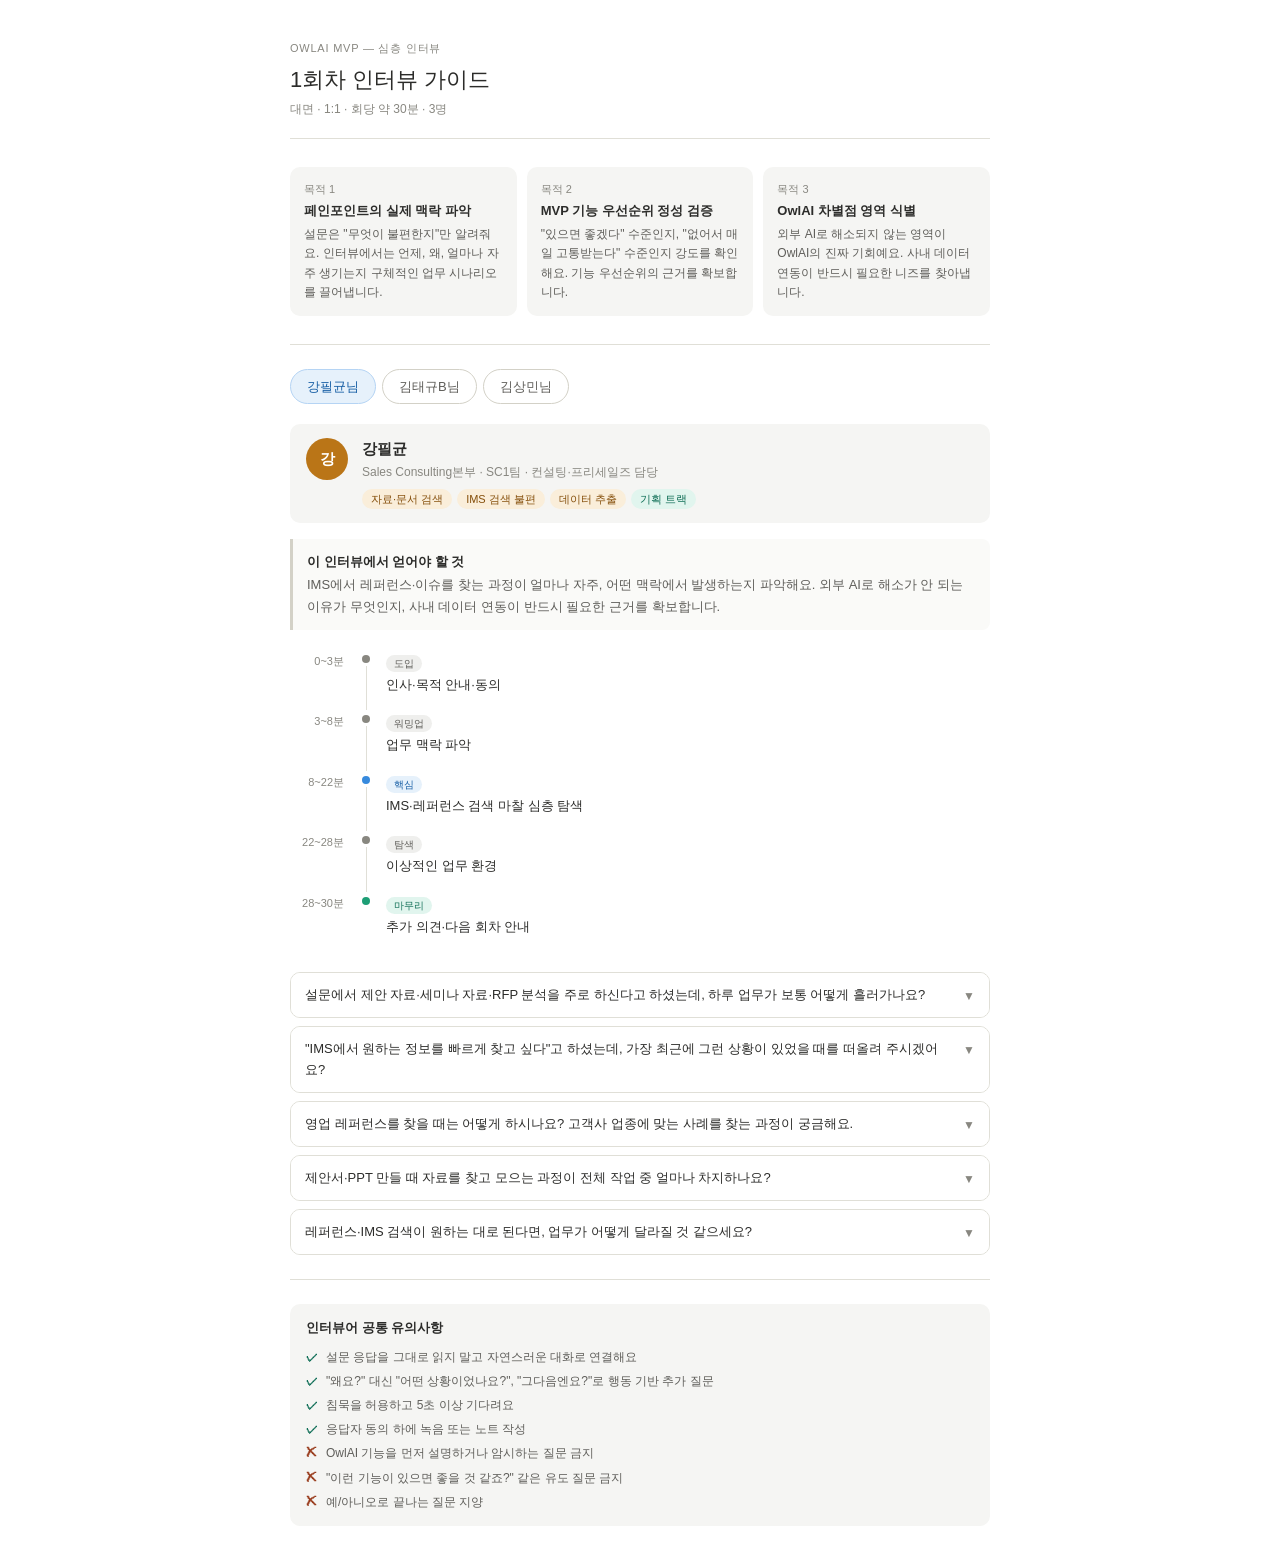
<file: owlai_interview_guide.html>
<!DOCTYPE html>
<html lang="ko">
<head>
<meta charset="UTF-8">
<meta name="viewport" content="width=device-width, initial-scale=1.0">
<title>OwlAI 심층 인터뷰 가이드</title>
<style>
* { box-sizing: border-box; margin: 0; padding: 0; }
body { font-family: -apple-system, BlinkMacSystemFont, "Segoe UI", "Helvetica Neue", Arial, sans-serif; background: #ffffff; color: #2c2c2a; padding: 40px 24px; line-height: 1.5; }
.wrap { max-width: 700px; margin: 0 auto; }

/* Header */
.doc-eyebrow { font-size: 11px; font-weight: 500; letter-spacing: .07em; text-transform: uppercase; color: #888780; margin-bottom: 6px; }
.doc-title { font-size: 22px; font-weight: 500; color: #2c2c2a; margin-bottom: 4px; }
.doc-meta { font-size: 12px; color: #888780; margin-bottom: 28px; padding-bottom: 20px; border-bottom: 1px solid #e0dfd7; }

/* Purpose */
.purpose-grid { display: grid; grid-template-columns: repeat(3, 1fr); gap: 10px; margin-bottom: 28px; }
.purpose-card { background: #f5f5f3; border-radius: 10px; padding: 14px; }
.purpose-num { font-size: 11px; color: #888780; margin-bottom: 5px; }
.purpose-title { font-size: 13px; font-weight: 600; color: #2c2c2a; margin-bottom: 5px; line-height: 1.4; }
.purpose-desc { font-size: 12px; color: #5f5e5a; line-height: 1.6; }

.divider { height: 1px; background: #e0dfd7; margin: 24px 0; }

/* Tabs */
.person-tabs { display: flex; gap: 6px; margin-bottom: 20px; }
.tab { padding: 7px 16px; border-radius: 99px; font-size: 13px; cursor: pointer; border: 1px solid #d3d1c7; color: #5f5e5a; background: #ffffff; transition: all .15s; user-select: none; }
.tab:hover { background: #f5f5f3; }
.tab.active { background: #e6f1fb; color: #185fa5; border-color: #b5d4f4; font-weight: 500; }

.person-panel { display: none; }
.person-panel.show { display: block; }

/* Person Header */
.person-header { display: flex; gap: 14px; align-items: flex-start; margin-bottom: 16px; padding: 14px 16px; background: #f5f5f3; border-radius: 10px; }
.avatar { width: 42px; height: 42px; border-radius: 50%; display: flex; align-items: center; justify-content: center; font-size: 15px; font-weight: 600; flex-shrink: 0; color: #ffffff; }
.av-amber { background: #ba7517; }
.av-blue { background: #378add; }
.av-gray { background: #5f5e5a; }
.person-name { font-size: 15px; font-weight: 600; color: #2c2c2a; margin-bottom: 2px; }
.person-role { font-size: 12px; color: #888780; margin-bottom: 8px; }
.tags { display: flex; flex-wrap: wrap; gap: 5px; }
.tag { font-size: 11px; padding: 2px 9px; border-radius: 99px; }
.t-amber { background: #faeeda; color: #854f0b; }
.t-blue { background: #e6f1fb; color: #185fa5; }
.t-gray { background: #efefed; color: #5f5e5a; }
.t-green { background: #e1f5ee; color: #0f6e56; }

/* Goal Box */
.person-goal { font-size: 13px; color: #5f5e5a; line-height: 1.7; padding: 12px 14px; border-left: 3px solid #d3d1c7; background: #fafaf8; margin-bottom: 20px; border-radius: 0 8px 8px 0; }
.person-goal strong { color: #2c2c2a; font-weight: 600; }

/* Timeline */
.timeline { margin-bottom: 20px; }
.tl-row { display: flex; gap: 0; }
.tl-left { width: 68px; flex-shrink: 0; text-align: right; padding-right: 14px; padding-top: 3px; }
.tl-time { font-size: 11px; font-weight: 500; color: #888780; }
.tl-dot-wrap { width: 16px; flex-shrink: 0; display: flex; flex-direction: column; align-items: center; }
.tl-dot { width: 8px; height: 8px; border-radius: 50%; flex-shrink: 0; margin-top: 5px; }
.tl-line { width: 1px; flex: 1; background: #e0dfd7; margin-top: 3px; }
.tl-row:last-child .tl-line { display: none; }
.tl-right { flex: 1; padding-left: 12px; padding-bottom: 16px; }
.tl-badge { display: inline-flex; font-size: 10px; padding: 1px 8px; border-radius: 99px; margin-bottom: 3px; font-weight: 500; }
.b-intro { background: #efefed; color: #5f5e5a; }
.b-core { background: #e6f1fb; color: #185fa5; }
.b-wrap { background: #e1f5ee; color: #0f6e56; }
.tl-title { font-size: 13px; font-weight: 500; color: #2c2c2a; }

/* Q blocks */
.q-block { margin-bottom: 8px; border: 1px solid #e0dfd7; border-radius: 10px; overflow: hidden; }
.q-head { padding: 12px 14px; background: #ffffff; cursor: pointer; display: flex; justify-content: space-between; align-items: flex-start; user-select: none; }
.q-head:hover { background: #fafaf8; }
.q-main { font-size: 13px; font-weight: 500; color: #2c2c2a; line-height: 1.55; flex: 1; padding-right: 10px; }
.q-arrow { font-size: 12px; color: #888780; flex-shrink: 0; margin-top: 2px; transition: transform .2s; }
.q-arrow.open { transform: rotate(180deg); }
.q-body { display: none; padding: 12px 14px 14px; background: #f5f5f3; border-top: 1px solid #e0dfd7; }
.q-body.show { display: block; }
.probe { font-size: 12px; color: #5f5e5a; line-height: 1.75; padding-left: 12px; border-left: 2px solid #d3d1c7; }
.probe p { margin-bottom: 2px; }
.probe p:last-child { margin-bottom: 0; }
.q-note { font-size: 11px; color: #888780; margin-top: 8px; padding: 6px 10px; background: #fffbf0; border-radius: 6px; line-height: 1.5; }
.q-note.warn { background: #fff5f3; color: #993c1d; }

/* Tips */
.tip-box { background: #f5f5f3; border-radius: 10px; padding: 14px 16px; margin-top: 20px; }
.tip-title { font-size: 13px; font-weight: 600; color: #2c2c2a; margin-bottom: 10px; }
.tip-item { font-size: 12px; color: #5f5e5a; display: flex; gap: 8px; line-height: 1.6; margin-bottom: 5px; }
.tip-item:last-child { margin-bottom: 0; }
.tip-ok { color: #0f6e56; font-weight: 600; }
.tip-no { color: #993c1d; font-weight: 600; }

/* Copy btn */
.copy-btn { display: inline-flex; align-items: center; gap: 6px; font-size: 13px; padding: 9px 18px; border-radius: 8px; border: 1px solid #d3d1c7; background: #ffffff; color: #5f5e5a; cursor: pointer; transition: background .12s; margin-top: 20px; }
.copy-btn:hover { background: #f5f5f3; color: #2c2c2a; }
</style>
</head>
<body>
<div class="wrap">

<div class="doc-eyebrow">OwlAI MVP — 심층 인터뷰</div>
<div class="doc-title">1회차 인터뷰 가이드</div>
<div class="doc-meta">대면 · 1:1 · 회당 약 30분 · 3명</div>

<div class="purpose-grid">
  <div class="purpose-card">
    <div class="purpose-num">목적 1</div>
    <div class="purpose-title">페인포인트의 실제 맥락 파악</div>
    <div class="purpose-desc">설문은 "무엇이 불편한지"만 알려줘요. 인터뷰에서는 언제, 왜, 얼마나 자주 생기는지 구체적인 업무 시나리오를 끌어냅니다.</div>
  </div>
  <div class="purpose-card">
    <div class="purpose-num">목적 2</div>
    <div class="purpose-title">MVP 기능 우선순위 정성 검증</div>
    <div class="purpose-desc">"있으면 좋겠다" 수준인지, "없어서 매일 고통받는다" 수준인지 강도를 확인해요. 기능 우선순위의 근거를 확보합니다.</div>
  </div>
  <div class="purpose-card">
    <div class="purpose-num">목적 3</div>
    <div class="purpose-title">OwlAI 차별점 영역 식별</div>
    <div class="purpose-desc">외부 AI로 해소되지 않는 영역이 OwlAI의 진짜 기회예요. 사내 데이터 연동이 반드시 필요한 니즈를 찾아냅니다.</div>
  </div>
</div>

<div class="divider"></div>

<div class="person-tabs">
  <div class="tab active" onclick="showPanel('kang',this)">강필균님</div>
  <div class="tab" onclick="showPanel('kim',this)">김태규B님</div>
  <div class="tab" onclick="showPanel('sang',this)">김상민님</div>
</div>

<!-- 강필균 -->
<div class="person-panel show" id="panel-kang">
  <div class="person-header">
    <div class="avatar av-amber">강</div>
    <div>
      <div class="person-name">강필균</div>
      <div class="person-role">Sales Consulting본부 · SC1팀 · 컨설팅·프리세일즈 담당</div>
      <div class="tags">
        <span class="tag t-amber">자료·문서 검색</span>
        <span class="tag t-amber">IMS 검색 불편</span>
        <span class="tag t-amber">데이터 추출</span>
        <span class="tag t-green">기획 트랙</span>
      </div>
    </div>
  </div>
  <div class="person-goal"><strong>이 인터뷰에서 얻어야 할 것</strong><br>IMS에서 레퍼런스·이슈를 찾는 과정이 얼마나 자주, 어떤 맥락에서 발생하는지 파악해요. 외부 AI로 해소가 안 되는 이유가 무엇인지, 사내 데이터 연동이 반드시 필요한 근거를 확보합니다.</div>

  <div class="timeline">
    <div class="tl-row"><div class="tl-left"><div class="tl-time">0~3분</div></div><div class="tl-dot-wrap"><div class="tl-dot" style="background:#888780"></div><div class="tl-line"></div></div><div class="tl-right"><span class="tl-badge b-intro">도입</span><div class="tl-title">인사·목적 안내·동의</div></div></div>
    <div class="tl-row"><div class="tl-left"><div class="tl-time">3~8분</div></div><div class="tl-dot-wrap"><div class="tl-dot" style="background:#888780"></div><div class="tl-line"></div></div><div class="tl-right"><span class="tl-badge b-intro">워밍업</span><div class="tl-title">업무 맥락 파악</div></div></div>
    <div class="tl-row"><div class="tl-left"><div class="tl-time">8~22분</div></div><div class="tl-dot-wrap"><div class="tl-dot" style="background:#378add"></div><div class="tl-line"></div></div><div class="tl-right"><span class="tl-badge b-core">핵심</span><div class="tl-title">IMS·레퍼런스 검색 마찰 심층 탐색</div></div></div>
    <div class="tl-row"><div class="tl-left"><div class="tl-time">22~28분</div></div><div class="tl-dot-wrap"><div class="tl-dot" style="background:#888780"></div><div class="tl-line"></div></div><div class="tl-right"><span class="tl-badge b-intro">탐색</span><div class="tl-title">이상적인 업무 환경</div></div></div>
    <div class="tl-row"><div class="tl-left"><div class="tl-time">28~30분</div></div><div class="tl-dot-wrap"><div class="tl-dot" style="background:#1d9e75"></div><div class="tl-line"></div></div><div class="tl-right"><span class="tl-badge b-wrap">마무리</span><div class="tl-title">추가 의견·다음 회차 안내</div></div></div>
  </div>

  <div class="q-block">
    <div class="q-head" onclick="toggle(this)">
      <div class="q-main">설문에서 제안 자료·세미나 자료·RFP 분석을 주로 하신다고 하셨는데, 하루 업무가 보통 어떻게 흘러가나요?</div>
      <span class="q-arrow">▼</span>
    </div>
    <div class="q-body">
      <div class="probe"><p>고객사 요청이 들어오면 어떤 순서로 일이 시작되나요?</p><p>하루 중 가장 많은 시간을 쓰는 단계는 어디인가요?</p></div>
    </div>
  </div>

  <div class="q-block">
    <div class="q-head" onclick="toggle(this)">
      <div class="q-main">"IMS에서 원하는 정보를 빠르게 찾고 싶다"고 하셨는데, 가장 최근에 그런 상황이 있었을 때를 떠올려 주시겠어요?</div>
      <span class="q-arrow">▼</span>
    </div>
    <div class="q-body">
      <div class="probe"><p>어떤 정보를 찾고 계셨나요?</p><p>IMS에서 어떻게 검색하셨나요? 어느 단계에서 막히셨나요?</p><p>결국 어떻게 해결하셨나요? 얼마나 걸렸나요?</p><p>그 정보를 못 찾았다면 어떤 영향이 있었나요?</p></div>
      <div class="q-note">💡 가장 기억에 남는 한 사례를 깊게 파는 것이 핵심. 얼마나 자주 이런 상황이 반복되는지도 확인.</div>
    </div>
  </div>

  <div class="q-block">
    <div class="q-head" onclick="toggle(this)">
      <div class="q-main">영업 레퍼런스를 찾을 때는 어떻게 하시나요? 고객사 업종에 맞는 사례를 찾는 과정이 궁금해요.</div>
      <span class="q-arrow">▼</span>
    </div>
    <div class="q-body">
      <div class="probe"><p>레퍼런스 찾는 데 평균 얼마나 걸리나요?</p><p>찾지 못한 경우엔 어떻게 하시나요?</p><p>ChatGPT나 다른 AI를 써보신 적 있나요? 왜 그걸로는 안 되나요?</p></div>
      <div class="q-note warn">⚠️ 외부 AI로 해소가 안 되는 이유를 반드시 확인 — 사내 데이터 연동 필요성의 근거가 됩니다.</div>
    </div>
  </div>

  <div class="q-block">
    <div class="q-head" onclick="toggle(this)">
      <div class="q-main">제안서·PPT 만들 때 자료를 찾고 모으는 과정이 전체 작업 중 얼마나 차지하나요?</div>
      <span class="q-arrow">▼</span>
    </div>
    <div class="q-body">
      <div class="probe"><p>어떤 채널에서 자료를 찾으시나요? (IMS, 드라이브, 동료 등)</p><p>같은 자료를 여러 번 찾은 적 있나요?</p></div>
    </div>
  </div>

  <div class="q-block">
    <div class="q-head" onclick="toggle(this)">
      <div class="q-main">레퍼런스·IMS 검색이 원하는 대로 된다면, 업무가 어떻게 달라질 것 같으세요?</div>
      <span class="q-arrow">▼</span>
    </div>
    <div class="q-body">
      <div class="probe"><p>아낀 시간으로 어떤 일을 더 하고 싶으세요?</p><p>사내 AI가 검색을 도와준다면 어느 수준까지 믿고 쓸 수 있을 것 같으세요?</p></div>
      <div class="q-note warn">⚠️ 솔루션을 제안하지 말고 응답자 스스로 그리게 유도하세요.</div>
    </div>
  </div>
</div>

<!-- 김태규B -->
<div class="person-panel" id="panel-kim">
  <div class="person-header">
    <div class="avatar av-blue">김</div>
    <div>
      <div class="person-name">김태규B</div>
      <div class="person-role">경영관리본부 · 총무구매팀</div>
      <div class="tags">
        <span class="tag t-blue">반복 작업</span>
        <span class="tag t-blue">월 마감 자료</span>
        <span class="tag t-blue">채널 요약 리포트</span>
        <span class="tag t-green">운영 트랙</span>
      </div>
    </div>
  </div>
  <div class="person-goal"><strong>이 인터뷰에서 얻어야 할 것</strong><br>월 마감 자료, 보고 자료 같은 반복 작업이 구체적으로 어떤 단계로 이루어지는지 파악해요. 자동화했을 때 어디까지 믿고 맡길 수 있는지 수용 범위를 확인합니다.</div>

  <div class="timeline">
    <div class="tl-row"><div class="tl-left"><div class="tl-time">0~3분</div></div><div class="tl-dot-wrap"><div class="tl-dot" style="background:#888780"></div><div class="tl-line"></div></div><div class="tl-right"><span class="tl-badge b-intro">도입</span><div class="tl-title">인사·목적 안내·동의</div></div></div>
    <div class="tl-row"><div class="tl-left"><div class="tl-time">3~8분</div></div><div class="tl-dot-wrap"><div class="tl-dot" style="background:#888780"></div><div class="tl-line"></div></div><div class="tl-right"><span class="tl-badge b-intro">워밍업</span><div class="tl-title">업무 맥락 파악</div></div></div>
    <div class="tl-row"><div class="tl-left"><div class="tl-time">8~22분</div></div><div class="tl-dot-wrap"><div class="tl-dot" style="background:#378add"></div><div class="tl-line"></div></div><div class="tl-right"><span class="tl-badge b-core">핵심</span><div class="tl-title">반복 업무·자동화 수용 범위 탐색</div></div></div>
    <div class="tl-row"><div class="tl-left"><div class="tl-time">22~28분</div></div><div class="tl-dot-wrap"><div class="tl-dot" style="background:#888780"></div><div class="tl-line"></div></div><div class="tl-right"><span class="tl-badge b-intro">탐색</span><div class="tl-title">이상적인 업무 환경</div></div></div>
    <div class="tl-row"><div class="tl-left"><div class="tl-time">28~30분</div></div><div class="tl-dot-wrap"><div class="tl-dot" style="background:#1d9e75"></div><div class="tl-line"></div></div><div class="tl-right"><span class="tl-badge b-wrap">마무리</span><div class="tl-title">추가 의견·다음 회차 안내</div></div></div>
  </div>

  <div class="q-block">
    <div class="q-head" onclick="toggle(this)">
      <div class="q-main">보고자료 제작, 월 결산, 자료 검토를 주로 하신다고 하셨는데, 월말이 되면 업무가 어떻게 달라지나요?</div>
      <span class="q-arrow">▼</span>
    </div>
    <div class="q-body">
      <div class="probe"><p>월 마감 때 가장 바빠지는 작업은 어떤 건가요?</p><p>그 작업들이 언제부터 언제까지 이어지나요?</p></div>
    </div>
  </div>

  <div class="q-block">
    <div class="q-head" onclick="toggle(this)">
      <div class="q-main">"raw data를 던져주면 기존 양식으로 월 마감 자료를 작성해주면 좋겠다"고 하셨는데, 지금은 그 과정이 어떻게 이루어지나요?</div>
      <span class="q-arrow">▼</span>
    </div>
    <div class="q-body">
      <div class="probe"><p>데이터는 어디서 받아오나요? 어떤 형태인가요?</p><p>양식에 맞게 정리하는 데 얼마나 걸리나요?</p><p>매달 거의 같은 작업을 반복하시나요? 달라지는 부분이 있나요?</p></div>
      <div class="q-note">💡 달라지는 부분이 있다면 완전 자동화가 어려울 수 있어요. 어느 단계까지 자동화 가능한지 파악하는 핵심 질문.</div>
    </div>
  </div>

  <div class="q-block">
    <div class="q-head" onclick="toggle(this)">
      <div class="q-main">이메일, 메신저, TALK, TIMS 각 채널 문의를 매일 아침 요약해주면 좋겠다고 하셨는데, 지금은 어떻게 확인하시나요?</div>
      <span class="q-arrow">▼</span>
    </div>
    <div class="q-body">
      <div class="probe"><p>하루에 어느 채널에서 문의가 가장 많이 오나요?</p><p>놓친 문의 때문에 문제가 생긴 적이 있나요?</p><p>요약 리포트가 있다면 아침에 얼마나 시간을 아낄 수 있을 것 같으세요?</p></div>
    </div>
  </div>

  <div class="q-block">
    <div class="q-head" onclick="toggle(this)">
      <div class="q-main">AI가 자료를 자동으로 정리해준다면, 결과물을 그대로 쓰실 건가요, 아니면 꼭 검토를 하실 건가요?</div>
      <span class="q-arrow">▼</span>
    </div>
    <div class="q-body">
      <div class="probe"><p>어느 정도 정확도가 나오면 믿고 쓸 수 있을 것 같으세요?</p><p>AI 결과물에서 가장 불안한 부분은 어떤 건가요?</p></div>
      <div class="q-note">💡 자동화 수용 범위 확인 — "검토 후 사용" vs "그대로 사용" 여부가 기능 설계 방향을 결정합니다.</div>
    </div>
  </div>

  <div class="q-block">
    <div class="q-head" onclick="toggle(this)">
      <div class="q-main">반복 작업이 완전히 자동화된다면, 그 시간에 어떤 일을 하고 싶으세요?</div>
      <span class="q-arrow">▼</span>
    </div>
    <div class="q-body">
      <div class="probe"><p>지금 하고 싶은데 시간이 없어서 못 하는 일이 있나요?</p></div>
    </div>
  </div>
</div>

<!-- 김상민 -->
<div class="person-panel" id="panel-sang">
  <div class="person-header">
    <div class="avatar av-gray">김</div>
    <div>
      <div class="person-name">김상민</div>
      <div class="person-role">연구본부 · DevOps팀 · 사내 서비스 프론트엔드 개발자</div>
      <div class="tags">
        <span class="tag t-gray">페인포인트 없음</span>
        <span class="tag t-gray">AI 헤비유저</span>
        <span class="tag t-green">개발 트랙</span>
      </div>
    </div>
  </div>
  <div class="person-goal"><strong>이 인터뷰에서 얻어야 할 것</strong><br>외부 AI를 이미 잘 쓰는 사람이 그럼에도 사내 AI가 필요하다고 느끼는 지점이 무엇인지 탐색해요. "페인포인트 없음"이 진짜 불편함이 없는 건지, 이미 외부 AI로 해소하고 있는 건지를 구분합니다. OwlAI의 차별점 영역을 역으로 확인하는 인터뷰예요.</div>

  <div class="timeline">
    <div class="tl-row"><div class="tl-left"><div class="tl-time">0~3분</div></div><div class="tl-dot-wrap"><div class="tl-dot" style="background:#888780"></div><div class="tl-line"></div></div><div class="tl-right"><span class="tl-badge b-intro">도입</span><div class="tl-title">인사·목적 안내·동의</div></div></div>
    <div class="tl-row"><div class="tl-left"><div class="tl-time">3~8분</div></div><div class="tl-dot-wrap"><div class="tl-dot" style="background:#888780"></div><div class="tl-line"></div></div><div class="tl-right"><span class="tl-badge b-intro">워밍업</span><div class="tl-title">AI 활용 현황 파악</div></div></div>
    <div class="tl-row"><div class="tl-left"><div class="tl-time">8~22분</div></div><div class="tl-dot-wrap"><div class="tl-dot" style="background:#378add"></div><div class="tl-line"></div></div><div class="tl-right"><span class="tl-badge b-core">핵심</span><div class="tl-title">외부 AI의 한계·사내 AI 니즈 탐색</div></div></div>
    <div class="tl-row"><div class="tl-left"><div class="tl-time">22~28분</div></div><div class="tl-dot-wrap"><div class="tl-dot" style="background:#888780"></div><div class="tl-line"></div></div><div class="tl-right"><span class="tl-badge b-intro">탐색</span><div class="tl-title">OwlAI에 대한 기대와 우려</div></div></div>
    <div class="tl-row"><div class="tl-left"><div class="tl-time">28~30분</div></div><div class="tl-dot-wrap"><div class="tl-dot" style="background:#1d9e75"></div><div class="tl-line"></div></div><div class="tl-right"><span class="tl-badge b-wrap">마무리</span><div class="tl-title">추가 의견·다음 회차 안내</div></div></div>
  </div>

  <div class="q-block">
    <div class="q-head" onclick="toggle(this)">
      <div class="q-main">프롬프트 작성, AI 코드 산출물 리뷰, 기능 기획 논의를 주로 하신다고 하셨는데, 하루에 AI를 얼마나 자주 쓰시나요?</div>
      <span class="q-arrow">▼</span>
    </div>
    <div class="q-body">
      <div class="probe"><p>주로 어떤 AI를 어떤 상황에서 쓰시나요?</p><p>AI 없이는 못 하는 업무가 생겼나요?</p></div>
    </div>
  </div>

  <div class="q-block">
    <div class="q-head" onclick="toggle(this)">
      <div class="q-main">설문에서 불편함이 없다고 하셨는데, 혹시 불편하지만 이미 AI로 해결하고 있어서 그렇게 느끼시는 건 아닐까요?</div>
      <span class="q-arrow">▼</span>
    </div>
    <div class="q-body">
      <div class="probe"><p>외부 AI로 해결하기 전에는 어떻게 처리하셨나요?</p><p>지금도 외부 AI로 해결이 안 되는 상황이 있나요?</p></div>
      <div class="q-note warn">⚠️ 이 질문이 이 인터뷰의 핵심. "없다"의 실제 의미를 파악하는 게 목적입니다.</div>
    </div>
  </div>

  <div class="q-block">
    <div class="q-head" onclick="toggle(this)">
      <div class="q-main">업무 중 사내 데이터(코드베이스, IMS, Jira, 내부 문서 등)가 필요한 상황에서 외부 AI를 쓸 때 어떻게 하시나요?</div>
      <span class="q-arrow">▼</span>
    </div>
    <div class="q-body">
      <div class="probe"><p>사내 데이터를 직접 붙여넣으시나요? 그게 번거롭진 않나요?</p><p>민감한 정보라 AI에 못 넣은 적이 있나요?</p><p>사내 데이터와 연동된 AI라면 어떻게 달라질 것 같으세요?</p></div>
      <div class="q-note warn">⚠️ 보안·맥락 한계 → OwlAI 차별점의 핵심 근거가 될 수 있습니다.</div>
    </div>
  </div>

  <div class="q-block">
    <div class="q-head" onclick="toggle(this)">
      <div class="q-main">"메신저 내용 요약"을 맡기고 싶다고 하셨는데, 그게 얼마나 자주 필요한 상황인가요?</div>
      <span class="q-arrow">▼</span>
    </div>
    <div class="q-body">
      <div class="probe"><p>어떤 채널 내용을 요약하고 싶으세요? (Slack, Jira, 메일 등)</p><p>요약이 필요한 이유가 뭔가요? 놓치는 정보가 있어서인가요?</p></div>
    </div>
  </div>

  <div class="q-block">
    <div class="q-head" onclick="toggle(this)">
      <div class="q-main">사내에 OwlAI 같은 AI 어시스턴트가 생긴다면 실제로 쓸 것 같으세요? 어떤 조건이 충족돼야 할 것 같나요?</div>
      <span class="q-arrow">▼</span>
    </div>
    <div class="q-body">
      <div class="probe"><p>외부 AI보다 못한 부분이 있어도 쓰실 건가요?</p><p>도입 초기에 가장 걱정되는 부분은 뭔가요?</p></div>
    </div>
  </div>
</div>

<div class="divider"></div>

<div class="tip-box">
  <div class="tip-title">인터뷰어 공통 유의사항</div>
  <div class="tip-item"><span class="tip-ok">✓</span><span>설문 응답을 그대로 읽지 말고 자연스러운 대화로 연결해요</span></div>
  <div class="tip-item"><span class="tip-ok">✓</span><span>"왜요?" 대신 "어떤 상황이었나요?", "그다음엔요?"로 행동 기반 추가 질문</span></div>
  <div class="tip-item"><span class="tip-ok">✓</span><span>침묵을 허용하고 5초 이상 기다려요</span></div>
  <div class="tip-item"><span class="tip-ok">✓</span><span>응답자 동의 하에 녹음 또는 노트 작성</span></div>
  <div class="tip-item"><span class="tip-no">✗</span><span>OwlAI 기능을 먼저 설명하거나 암시하는 질문 금지</span></div>
  <div class="tip-item"><span class="tip-no">✗</span><span>"이런 기능이 있으면 좋을 것 같죠?" 같은 유도 질문 금지</span></div>
  <div class="tip-item"><span class="tip-no">✗</span><span>예/아니오로 끝나는 질문 지양</span></div>
</div>

</div>

<script>
function showPanel(id, tab) {
  document.querySelectorAll('.person-panel').forEach(p => p.classList.remove('show'));
  document.querySelectorAll('.tab').forEach(t => t.classList.remove('active'));
  document.getElementById('panel-' + id).classList.add('show');
  tab.classList.add('active');
}
function toggle(head) {
  const body = head.nextElementSibling;
  const arrow = head.querySelector('.q-arrow');
  body.classList.toggle('show');
  arrow.classList.toggle('open');
}
</script>
</body>
</html>
</file>
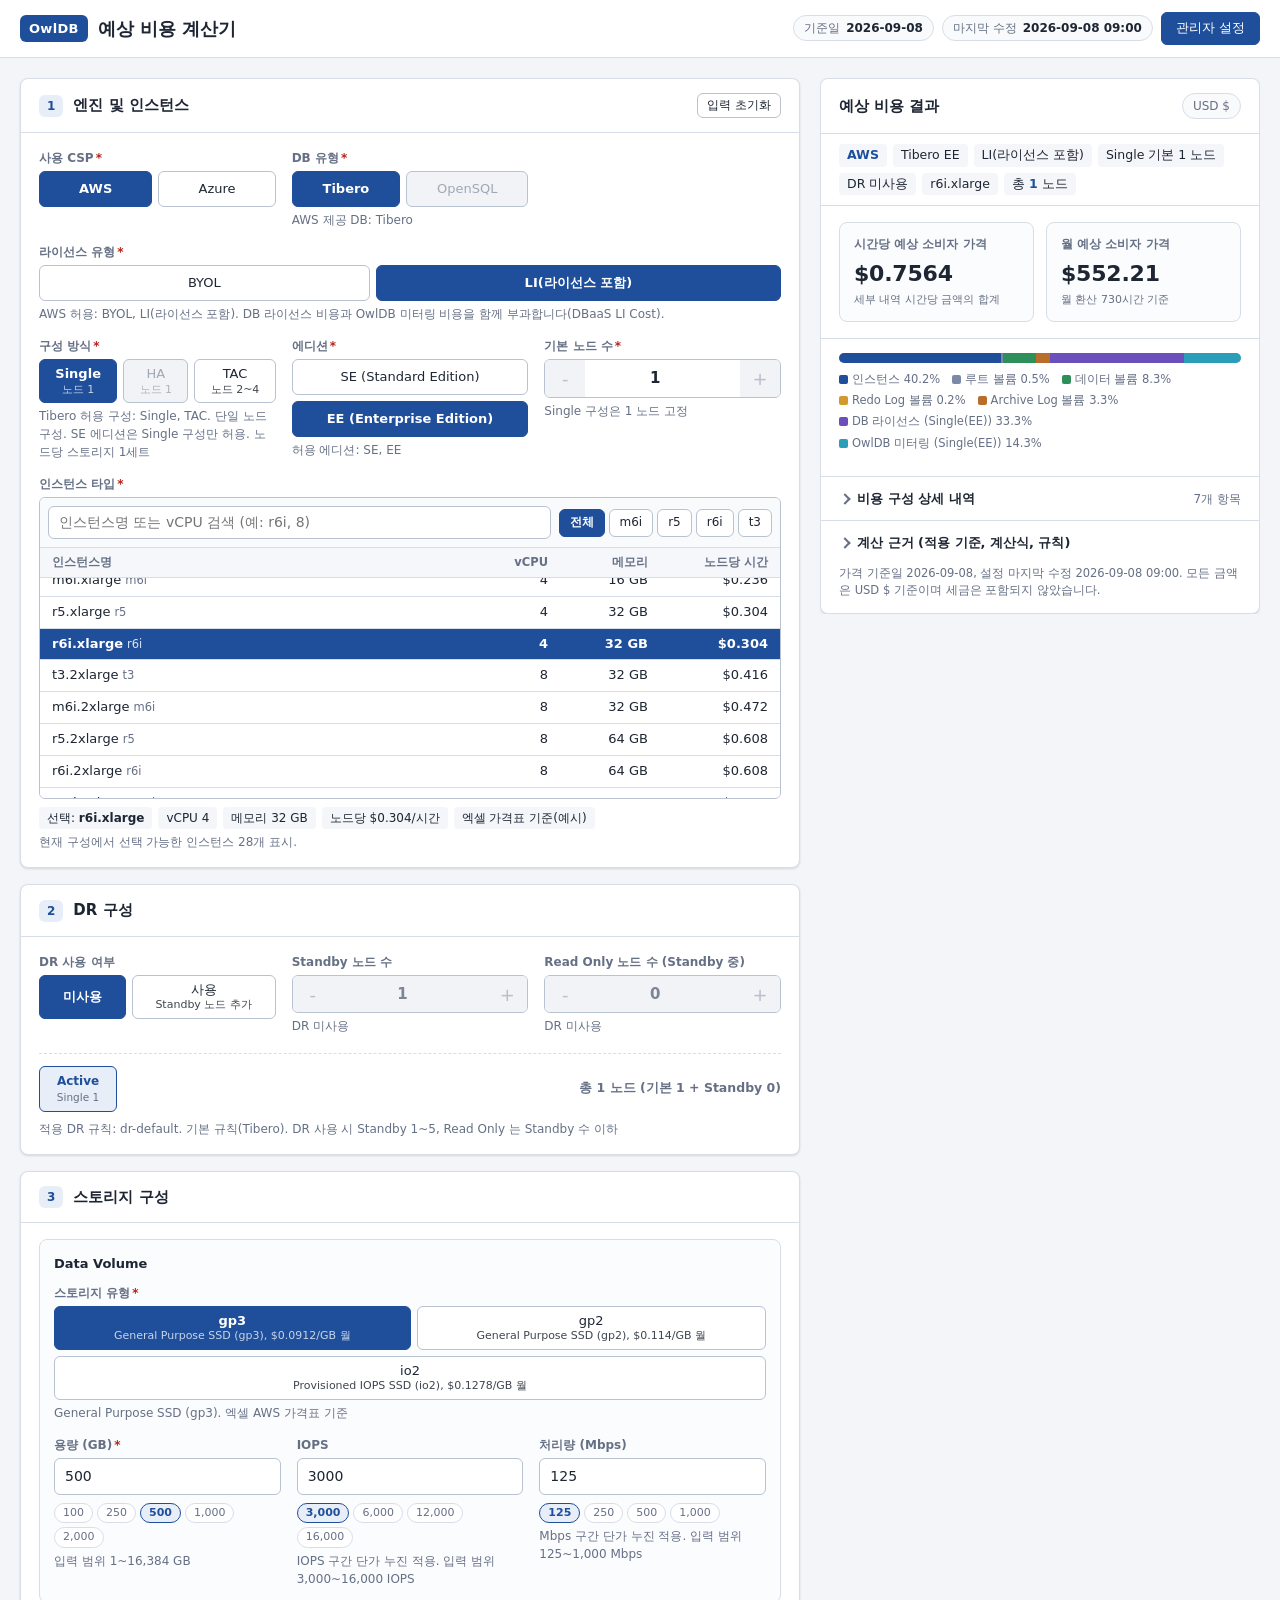
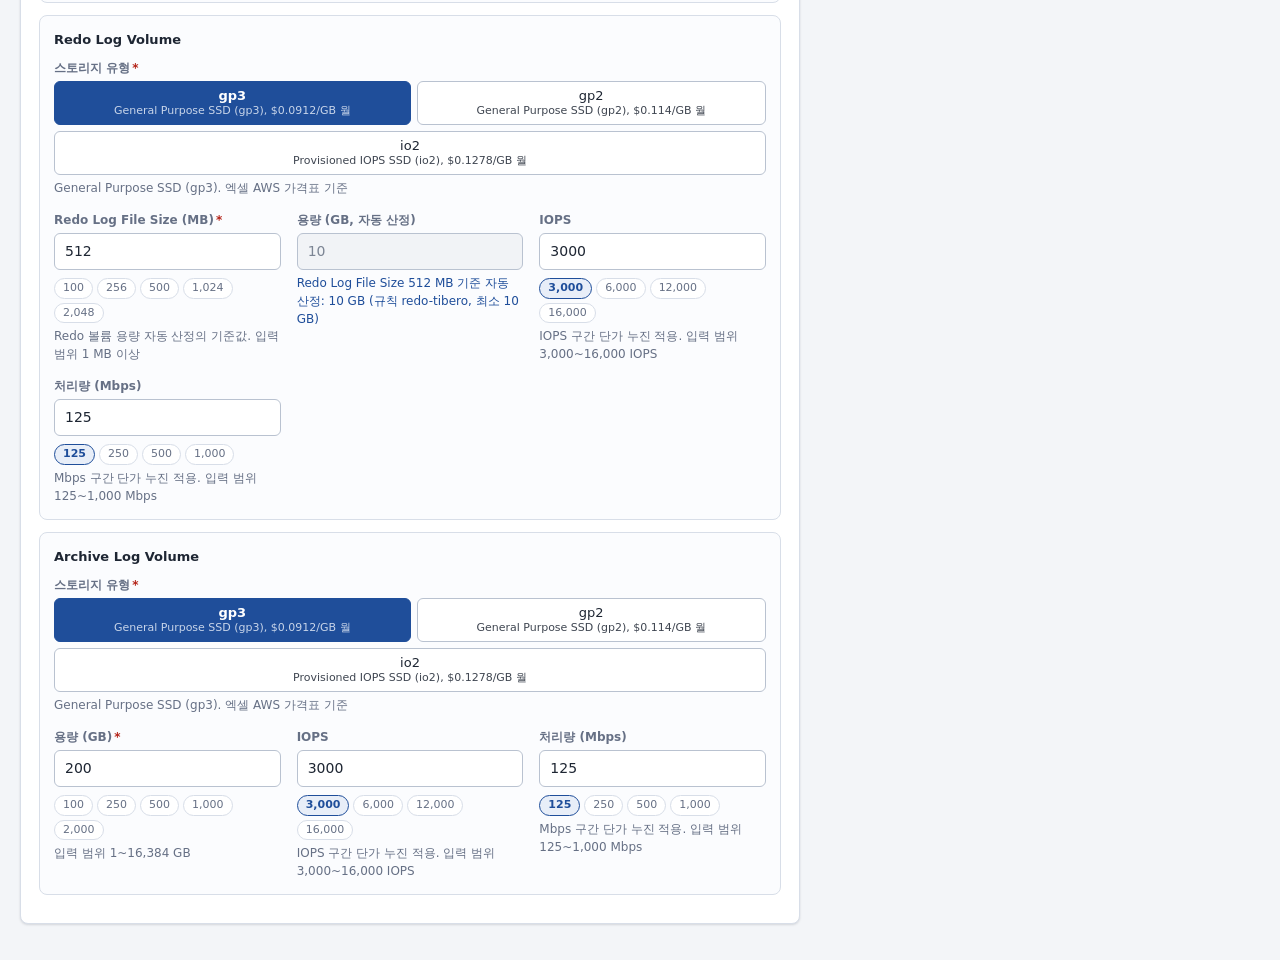
<file: owldb-cost-calculator.html>
<!DOCTYPE html>
<html lang="ko">
<head>
<meta charset="UTF-8">
<meta name="viewport" content="width=device-width, initial-scale=1">
<title>OwlDB 예상 비용 계산기</title>
<!--
  ============================================================================
  OwlDB 예상 비용 계산기 (단일 HTML, 외부 라이브러리와 CDN 의존성 없음)
  ============================================================================

  [가격 데이터 수정 방법]
  1) 화면 우측 상단 "관리자 설정" 버튼을 눌러 설정 패널을 엽니다.
  2) 왼쪽 메뉴에서 인스턴스, 스토리지 유형, IOPS 구간, Mbps 구간, 루트 볼륨, 라이선스 가격,
     구성 규칙(노드 구성 라벨 규칙, 구성 방식, DR 규칙, Redo 산정 규칙, 라이선스 유형 등), 기본 설정을 선택합니다.
     라이선스 가격은 "DB 유형 + 구성 라벨(예: Single(SE), EE + TAC, HA(EE)) + 가격 종류 + vCPU" 별 노드당 시간 단가이며,
     어떤 노드에 어떤 구성 라벨을 적용할지는 "노드 구성 라벨 규칙"에서 노드 역할(기본, 복구용 Standby, Read Only Standby)별로 정합니다.
  3) 표의 셀을 직접 수정하거나 "행 추가", "삭제" 버튼으로 항목을 관리합니다.
     변경 내용은 즉시 계산에 반영되고 브라우저 로컬 저장소(localStorage)에 자동 저장됩니다.
  4) 코드에서 직접 바꾸려면 아래 스크립트의 DEFAULT_PRICING_CONFIG 객체만 수정합니다.
     계산 로직 안에는 가격 숫자가 없으며, 모든 가격과 규칙은 이 객체(pricingConfig) 하나로 관리됩니다.
     각 가격 항목은 id, 적용 조건, 단가, 단위, startDate, endDate, memo, active 필드를 가지며
     기준일(meta.pricingDate)에 유효하고 active 가 true 인 항목만 계산에 사용됩니다.

  [JSON 가져오기와 내보내기 방법]
  - 내보내기: 관리자 설정 > "JSON 관리" > "JSON 내보내기". 파일로 저장되고 텍스트 영역에도 표시됩니다.
  - 가져오기: 관리자 설정 > "JSON 관리" 에서 파일을 선택하거나 텍스트 영역에 JSON 을 붙여 넣은 뒤
    "가져오기 실행" 을 누릅니다. 유효성 검사를 통과한 경우에만 적용되며 오류가 있으면 이유를 표시합니다.
  - "기본 설정으로 복원" 은 코드에 내장된 DEFAULT_PRICING_CONFIG 로 되돌립니다.
  ============================================================================
-->
<style>
  :root{
    --bg:#f3f5f8; --card:#ffffff; --border:#d8dee8; --border-strong:#b9c2d0;
    --text:#1e2633; --muted:#667085; --primary:#1f4e9a; --primary-dark:#173d7a; --primary-soft:#e8eef8;
    --danger:#b42318; --danger-bg:#fef3f2; --danger-border:#f2b8b5;
    --warn:#9a5b00; --warn-bg:#fff8e6; --warn-border:#f5d78e;
    --ok:#067647; --ok-bg:#ecfdf3; --ok-border:#a6e9c3;
    --radius:8px; --shadow:0 1px 2px rgba(16,24,40,.06),0 1px 3px rgba(16,24,40,.08);
  }
  *{box-sizing:border-box}
  html,body{margin:0;padding:0}
  body{font-family:"Segoe UI","Malgun Gothic","Apple SD Gothic Neo","Noto Sans KR",system-ui,sans-serif;background:var(--bg);color:var(--text);font-size:14px;line-height:1.5}
  h1,h2,h3,h4{margin:0;font-weight:600}
  button,input,select,textarea{font:inherit;color:inherit}
  [hidden]{display:none !important}
  a{color:var(--primary)}

  .topbar{background:var(--card);border-bottom:1px solid var(--border);position:sticky;top:0;z-index:20}
  .topbar-inner{max-width:1360px;margin:0 auto;padding:12px 20px;display:flex;align-items:center;gap:16px;flex-wrap:wrap}
  .brand{display:flex;align-items:center;gap:10px}
  .logo{background:var(--primary);color:#fff;font-weight:700;letter-spacing:.3px;border-radius:6px;padding:4px 9px;font-size:13px}
  .brand h1{font-size:18px}
  .topbar-meta{margin-left:auto;display:flex;align-items:center;gap:8px;flex-wrap:wrap}
  .chip{display:inline-flex;align-items:center;gap:6px;border:1px solid var(--border);background:#f8fafc;border-radius:999px;padding:3px 10px;font-size:12px;color:var(--muted);white-space:nowrap}
  .chip b{color:var(--text);font-weight:600}
  .chip.warn{background:var(--warn-bg);border-color:var(--warn-border);color:var(--warn)}
  .btn{border:1px solid var(--border-strong);background:#fff;border-radius:6px;padding:7px 14px;cursor:pointer;font-size:13px;font-weight:500;line-height:1.3;white-space:nowrap}
  .btn:hover{background:#f4f6fa}
  .btn.primary{background:var(--primary);border-color:var(--primary);color:#fff}
  .btn.primary:hover{background:var(--primary-dark)}
  .btn.danger{color:var(--danger);border-color:var(--danger-border)}
  .btn.danger:hover{background:var(--danger-bg)}
  .btn.sm{padding:4px 9px;font-size:12px}
  .btn:disabled{opacity:.5;cursor:not-allowed}

  .page{max-width:1360px;margin:0 auto;padding:20px}
  .notice{border:1px solid var(--warn-border);background:var(--warn-bg);color:var(--warn);border-radius:var(--radius);padding:10px 14px;margin-bottom:16px;font-size:13px}
  .layout{display:grid;grid-template-columns:minmax(0,1fr) 440px;gap:20px;align-items:start}
  .layout > *{min-width:0}
  @media (max-width:1080px){.layout{grid-template-columns:minmax(0,1fr)}}

  .card{background:var(--card);border:1px solid var(--border);border-radius:var(--radius);box-shadow:var(--shadow);margin-bottom:16px}
  .card-head{padding:14px 18px;border-bottom:1px solid var(--border);display:flex;align-items:center;gap:10px}
  .card-head h2{font-size:15px}
  .card-head .step{background:var(--primary-soft);color:var(--primary);font-weight:700;font-size:12px;border-radius:6px;padding:2px 8px}
  .card-body{padding:16px 18px}
  .grid{display:grid;grid-template-columns:repeat(auto-fill,minmax(200px,1fr));gap:14px 16px}
  .field{display:flex;flex-direction:column;gap:4px;min-width:0}
  .field label{font-size:12px;color:var(--muted);font-weight:600}
  .field label .req{color:var(--danger);margin-left:2px}
  .field input,.field select{width:100%;border:1px solid var(--border-strong);border-radius:6px;padding:7px 10px;background:#fff;min-height:36px}
  .field input:focus,.field select:focus{outline:2px solid rgba(31,78,154,.25);border-color:var(--primary)}
  .field input:disabled,.field select:disabled,.field input[readonly]{background:#f1f3f6;color:#7c8594;cursor:not-allowed}
  .field.invalid input,.field.invalid select{border-color:var(--danger);background:#fff8f7}
  .hint{font-size:12px;color:var(--muted);min-height:16px}
  .hint.error{color:var(--danger)}
  .hint.warn{color:var(--warn)}
  .hint.info{color:var(--primary)}
  .checkline{display:flex;align-items:center;gap:6px;font-size:12px;color:var(--muted);font-weight:500}
  .checkline input{width:auto;min-height:auto}
  /* 계산기형 입력 컴포넌트 */
  .seg{display:flex;flex-wrap:wrap;gap:6px}
  .seg button{border:1px solid var(--border-strong);background:#fff;border-radius:6px;padding:6px 12px;cursor:pointer;font-size:13px;min-height:36px;flex:1 1 auto;min-width:0;line-height:1.25}
  .seg button:hover:not(:disabled){border-color:var(--primary);background:var(--primary-soft)}
  .seg button.on{background:var(--primary);border-color:var(--primary);color:#fff;font-weight:600}
  .seg button:disabled{background:#f1f3f6;color:#a0a8b5;cursor:not-allowed}
  .seg button .sub{display:block;font-size:11px;font-weight:400;opacity:.85}
  .seg button.on .sub{color:#e6edf8}
  .stepper{display:flex;border:1px solid var(--border-strong);border-radius:6px;overflow:hidden;background:#fff}
  .stepper button{border:0;background:#f4f6fa;width:40px;cursor:pointer;font-size:18px;color:var(--primary);flex-shrink:0}
  .stepper button:hover:not(:disabled){background:var(--primary-soft)}
  .stepper button:disabled{color:#b8bfcc;cursor:not-allowed;background:#f1f3f6}
  .field .stepper input{border:0;border-radius:0;text-align:center;flex:1;min-width:0;font-weight:600;font-size:15px}
  .field .stepper input:focus{outline:none}
  .field.invalid .stepper{border-color:var(--danger)}
  .presets{display:flex;flex-wrap:wrap;gap:4px;margin-top:4px}
  .presets button{border:1px solid var(--border);background:#fff;border-radius:999px;padding:1px 8px;font-size:11px;cursor:pointer;color:var(--muted);line-height:1.5}
  .presets button:hover:not(:disabled){border-color:var(--primary);color:var(--primary)}
  .presets button.on{background:var(--primary-soft);border-color:var(--primary);color:var(--primary);font-weight:600}
  .presets button:disabled{opacity:.45;cursor:not-allowed}
  .instpicker{border:1px solid var(--border-strong);border-radius:6px;overflow:hidden;background:#fff}
  .field.invalid .instpicker{border-color:var(--danger)}
  .instfilter{display:flex;gap:8px;flex-wrap:wrap;padding:8px;border-bottom:1px solid var(--border);background:#f8fafc;align-items:center}
  .field .instfilter input{flex:1 1 200px;min-height:32px;padding:5px 10px;width:auto}
  .seg.small{gap:4px}
  .seg.small button{padding:3px 10px;min-height:28px;font-size:12px;flex:0 0 auto}
  .instlist{max-height:250px;overflow-y:auto;position:relative}
  .instrow{display:grid;grid-template-columns:minmax(0,1.6fr) 64px 92px 112px;gap:8px;align-items:center;padding:7px 12px;border:0;border-bottom:1px solid var(--border);cursor:pointer;font-size:13px;width:100%;background:#fff;text-align:left;line-height:1.3}
  .instrow:hover{background:var(--primary-soft)}
  .instrow.on{background:var(--primary);color:#fff;font-weight:600}
  .instrow .mut{color:var(--muted);font-size:11.5px;font-weight:400;margin-left:4px}
  .instrow.on .mut{color:#dbe4f3}
  .instrow.nop{color:#a0a8b5;background:#fafbfc}
  .instrow.nop .mut{color:var(--warn)}
  .instrow .num{text-align:right;font-variant-numeric:tabular-nums;white-space:nowrap}
  .instrow .name{overflow:hidden;text-overflow:ellipsis;white-space:nowrap}
  .instrow.head{background:#f5f7fa;color:var(--muted);font-size:11.5px;font-weight:600;cursor:default;position:sticky;top:0;z-index:1}
  .instrow.head:hover{background:#f5f7fa}
  @media (max-width:560px){.instrow{grid-template-columns:minmax(0,1fr) 46px 70px 84px;font-size:12px;padding:7px 8px;gap:6px}}
  .instinfo{display:flex;flex-wrap:wrap;gap:6px;margin-top:4px}
  .instinfo span{font-size:12px;background:#f4f6fa;border-radius:4px;padding:2px 8px;color:var(--text)}
  .nodeviz{display:flex;flex-wrap:wrap;gap:6px;margin-top:14px;align-items:center;padding-top:12px;border-top:1px dashed var(--border)}
  .node{border:1px solid var(--border-strong);border-radius:6px;padding:5px 10px;font-size:12px;background:#fff;min-width:78px;text-align:center;font-weight:600}
  .node small{display:block;font-size:10.5px;font-weight:400;color:var(--muted)}
  .node.active{border-color:var(--primary);background:var(--primary-soft);color:var(--primary)}
  .node.standby{border-style:dashed;color:var(--text)}
  .node.ro{background:var(--ok-bg);border-color:var(--ok-border);color:var(--ok)}
  .node.ro small{color:var(--ok)}
  .nodeviz .sum{font-size:12.5px;color:var(--muted);margin-left:auto;font-weight:600}
  .summary{padding:10px 18px;border-bottom:1px solid var(--border);font-size:12.5px;display:flex;flex-wrap:wrap;gap:6px}
  .summary span{background:#f4f6fa;border-radius:4px;padding:2px 8px;color:var(--text)}
  .summary span b{color:var(--primary)}
  .compbar{display:flex;height:10px;border-radius:5px;overflow:hidden;background:#eef1f5;margin:14px 18px 8px}
  .compbar span{display:block;height:100%}
  .legend{display:flex;flex-wrap:wrap;gap:4px 12px;padding:0 18px 12px;font-size:11.5px;color:var(--muted)}
  .legend i{display:inline-block;width:9px;height:9px;border-radius:2px;margin-right:4px;vertical-align:middle}
  .subhead{font-size:13px;font-weight:600;margin:0 0 10px;display:flex;align-items:center;gap:8px}
  .volume{border:1px solid var(--border);border-radius:var(--radius);padding:14px;margin-bottom:12px;background:#fbfcfe}
  .volume.disabled{background:#f4f5f7}
  .volume .banner{font-size:12px;color:var(--warn);background:var(--warn-bg);border:1px solid var(--warn-border);border-radius:6px;padding:6px 10px;margin-bottom:10px}
  .tag{display:inline-block;font-size:11px;border-radius:4px;padding:1px 6px;background:#eef2f7;color:var(--muted);font-weight:600}
  .tag.off{background:#fde8e8;color:var(--danger)}
  .tag.auto{background:var(--primary-soft);color:var(--primary)}

  .result{position:sticky;top:76px;max-height:calc(100vh - 92px);overflow-y:auto;scrollbar-width:thin}
  .result .card{margin-bottom:0}
  @media (max-width:1080px){.result{position:static;max-height:none;overflow:visible}}
  .totals{display:grid;grid-template-columns:1fr 1fr;gap:12px;padding:16px 18px;border-bottom:1px solid var(--border)}
  .total{border:1px solid var(--border);border-radius:var(--radius);padding:12px 14px;background:#fbfcfe;min-width:0}
  .total .lbl{font-size:12px;color:var(--muted);font-weight:600}
  .total .val{font-size:22px;font-weight:700;margin-top:4px;word-break:break-all;letter-spacing:-.2px}
  .total .val.na{font-size:16px;color:var(--danger)}
  .total .sub{font-size:11px;color:var(--muted);margin-top:2px}
  .alerts{padding:12px 18px 0}
  .alert{border-radius:6px;padding:9px 12px;font-size:13px;margin-bottom:10px;border:1px solid}
  .alert.error{background:var(--danger-bg);border-color:var(--danger-border);color:var(--danger)}
  .alert.warn{background:var(--warn-bg);border-color:var(--warn-border);color:var(--warn)}
  .alert.ok{background:var(--ok-bg);border-color:var(--ok-border);color:var(--ok)}
  .alert ul{margin:6px 0 0;padding-left:18px}
  .alert li{margin:2px 0}
  details.section{border-top:1px solid var(--border)}
  details.section summary{cursor:pointer;padding:12px 18px;font-weight:600;font-size:13px;list-style:none;display:flex;align-items:center;gap:8px;user-select:none}
  details.section summary::before{content:"";width:6px;height:6px;border-right:2px solid var(--muted);border-bottom:2px solid var(--muted);transform:rotate(-45deg);transition:transform .15s;margin-left:2px}
  details.section[open] summary::before{transform:rotate(45deg)}
  details.section summary .cnt{margin-left:auto;font-weight:400;color:var(--muted);font-size:12px}
  details.section .content{padding:0 18px 16px}
  .table-wrap{overflow-x:auto;border:1px solid var(--border);border-radius:6px}
  table.breakdown{width:100%;border-collapse:collapse;font-size:12.5px;min-width:520px}
  table.breakdown th,table.breakdown td{padding:8px 10px;border-bottom:1px solid var(--border);text-align:left;vertical-align:top}
  table.breakdown th{background:#f5f7fa;font-weight:600;color:var(--muted);white-space:nowrap;font-size:12px}
  table.breakdown td.num,table.breakdown th.num{text-align:right;white-space:nowrap;font-variant-numeric:tabular-nums}
  table.breakdown tr.total td{font-weight:700;background:#f8fafc;border-top:2px solid var(--border-strong)}
  table.breakdown tr.excluded td{color:#8a93a3}
  table.breakdown .basis{color:var(--muted);font-size:11.5px;display:block;margin-top:2px}
  .basis-list{list-style:none;margin:0;padding:0}
  .basis-list li{border:1px solid var(--border);border-radius:6px;padding:10px 12px;margin-bottom:8px;background:#fbfcfe}
  .basis-list .t{font-weight:600;font-size:13px;margin-bottom:4px}
  .basis-list .f{font-family:Consolas,"Courier New",monospace;font-size:12px;background:#f1f3f6;border-radius:4px;padding:6px 8px;margin:4px 0;white-space:pre-wrap;word-break:break-all}
  .basis-list .n{font-size:12px;color:var(--muted)}
  .kv{display:grid;grid-template-columns:max-content 1fr;gap:4px 14px;font-size:12.5px;margin:0}
  .kv dt{color:var(--muted)}
  .kv dd{margin:0}
  .footnote{font-size:11.5px;color:var(--muted);padding:0 18px 14px}

  /* 관리자 설정 모달 */
  .modal{position:fixed;inset:0;background:rgba(16,24,40,.45);z-index:50;display:flex;align-items:center;justify-content:center;padding:16px}
  .modal-panel{background:var(--card);border-radius:10px;width:min(1280px,100%);height:min(92vh,900px);display:flex;flex-direction:column;box-shadow:0 20px 60px rgba(0,0,0,.3);overflow:hidden}
  .modal-head{padding:14px 20px;border-bottom:1px solid var(--border);display:flex;align-items:center;gap:12px;flex-wrap:wrap}
  .modal-head h2{font-size:16px}
  .modal-head .spacer{flex:1}
  .modal-body{flex:1;display:flex;min-height:0}
  .admin-nav{width:200px;border-right:1px solid var(--border);overflow-y:auto;background:#f8fafc;padding:8px;flex-shrink:0}
  .admin-nav .grp{font-size:11px;color:var(--muted);font-weight:700;text-transform:uppercase;letter-spacing:.4px;padding:10px 10px 4px}
  .admin-nav button{display:block;width:100%;text-align:left;border:0;background:transparent;padding:7px 10px;border-radius:6px;cursor:pointer;font-size:13px}
  .admin-nav button:hover{background:#eef2f7}
  .admin-nav button.active{background:var(--primary-soft);color:var(--primary);font-weight:600}
  .admin-nav button .badge{float:right;background:var(--warn);color:#fff;border-radius:999px;font-size:10px;padding:0 6px;line-height:16px}
  .admin-content{flex:1;overflow:auto;padding:18px 20px;min-width:0}
  .admin-content h3{font-size:15px;margin-bottom:4px}
  .admin-desc{font-size:12.5px;color:var(--muted);margin:0 0 12px}
  .admin-toolbar{display:flex;gap:8px;align-items:center;flex-wrap:wrap;margin-bottom:10px}
  .admin-table-wrap{overflow:auto;border:1px solid var(--border);border-radius:6px;max-width:100%}
  table.admin{border-collapse:collapse;font-size:12.5px;min-width:100%}
  table.admin th,table.admin td{border-bottom:1px solid var(--border);padding:5px 6px;text-align:left;vertical-align:middle;white-space:nowrap}
  table.admin th{background:#f5f7fa;position:sticky;top:0;z-index:1;font-size:12px;color:var(--muted);font-weight:600}
  table.admin td input[type=text],table.admin td input[type=number],table.admin td input[type=date],table.admin td select{border:1px solid var(--border);border-radius:4px;padding:4px 6px;min-width:80px;width:100%;background:#fff}
  table.admin td input[type=number]{min-width:90px;text-align:right}
  table.admin td input[type=date]{min-width:130px}
  table.admin td.w-text input{min-width:140px}
  table.admin td.w-wide input{min-width:240px}
  table.admin td input:focus,table.admin td select:focus{outline:2px solid rgba(31,78,154,.25);border-color:var(--primary)}
  table.admin td.center{text-align:center}
  table.admin tr.dup td{background:#fff8f7}
  .meta-form{display:grid;grid-template-columns:repeat(auto-fill,minmax(240px,1fr));gap:14px 18px;max-width:900px}
  .meta-form .help{font-size:11.5px;color:var(--muted)}
  .modal-foot{padding:10px 20px;border-top:1px solid var(--border);display:flex;gap:8px;align-items:center;flex-wrap:wrap;font-size:12px;color:var(--muted)}
  textarea.json{width:100%;min-height:260px;font-family:Consolas,"Courier New",monospace;font-size:12px;border:1px solid var(--border-strong);border-radius:6px;padding:10px;resize:vertical}
  .conflicts{margin-bottom:12px}
  .empty{color:var(--muted);font-size:13px;padding:14px;text-align:center}
  @media (max-width:760px){
    .modal{padding:0}.modal-panel{height:100vh;border-radius:0}
    .modal-body{flex-direction:column}
    .admin-nav{width:100%;border-right:0;border-bottom:1px solid var(--border);display:flex;overflow-x:auto;padding:6px;gap:2px}
    .admin-nav .grp{display:none}
    .admin-nav button{width:auto;white-space:nowrap}
    .totals{grid-template-columns:1fr}
    .topbar-meta{margin-left:0;width:100%}
  }
  .sr{position:absolute;left:-9999px}
</style>
</head>
<body>

<header class="topbar">
  <div class="topbar-inner">
    <div class="brand"><span class="logo">OwlDB</span><h1>예상 비용 계산기</h1></div>
    <div class="topbar-meta">
      <span class="chip" id="chipDate">기준일 <b>...</b></span>
      <span class="chip" id="chipUpdated">마지막 수정 <b>...</b></span>
      <button class="btn primary" id="btnAdmin" type="button">관리자 설정</button>
    </div>
  </div>
</header>

<div class="page">
  <div class="layout">
    <section class="forms">

      <div class="card">
        <div class="card-head"><span class="step">1</span><h2>엔진 및 인스턴스</h2><button class="btn sm" id="btnResetInputs" type="button" style="margin-left:auto">입력 초기화</button></div>
        <div class="card-body">
          <div class="grid">
            <div class="field" data-field="csp"><label>사용 CSP<span class="req">*</span></label><div class="seg" id="csp"></div><div class="hint"></div></div>
            <div class="field" data-field="dbType"><label>DB 유형<span class="req">*</span></label><div class="seg" id="dbType"></div><div class="hint"></div></div>
            <div class="field" data-field="licenseType" style="grid-column:1/-1"><label>라이선스 유형<span class="req">*</span></label><div class="seg" id="licenseType"></div><div class="hint"></div></div>
            <div class="field" data-field="topology"><label>구성 방식<span class="req">*</span></label><div class="seg" id="topology"></div><div class="hint"></div></div>
            <div class="field" data-field="edition"><label>에디션<span class="req">*</span></label><div class="seg" id="edition"></div><div class="hint"></div></div>
            <div class="field" data-field="baseNodes"><label for="baseNodes">기본 노드 수<span class="req">*</span></label>
              <div class="stepper"><button type="button" data-stepper="baseNodes" data-step="-1" aria-label="감소">-</button><input id="baseNodes" type="number" min="1" step="1"><button type="button" data-stepper="baseNodes" data-step="1" aria-label="증가">+</button></div><div class="hint"></div></div>
            <div class="field" data-field="instance" style="grid-column:1/-1"><label for="instSearch">인스턴스 타입<span class="req">*</span></label>
              <div class="instpicker">
                <div class="instfilter"><input id="instSearch" type="search" placeholder="인스턴스명 또는 vCPU 검색 (예: r6i, 8)" autocomplete="off"><div class="seg small" id="instFamily"></div></div>
                <div class="instlist" id="instList" role="listbox"></div>
              </div>
              <div class="instinfo" id="instInfo"></div><div class="hint"></div></div>
          </div>
        </div>
      </div>

      <div class="card">
        <div class="card-head"><span class="step">2</span><h2>DR 구성</h2></div>
        <div class="card-body">
          <div class="grid">
            <div class="field" data-field="drEnabled"><label>DR 사용 여부</label><div class="seg" id="drEnabled"></div><div class="hint"></div></div>
            <div class="field" data-field="standbyNodes"><label for="standbyNodes">Standby 노드 수</label>
              <div class="stepper"><button type="button" data-stepper="standbyNodes" data-step="-1" aria-label="감소">-</button><input id="standbyNodes" type="number" min="0" step="1"><button type="button" data-stepper="standbyNodes" data-step="1" aria-label="증가">+</button></div><div class="hint"></div></div>
            <div class="field" data-field="readOnlyNodes"><label for="readOnlyNodes">Read Only 노드 수 (Standby 중)</label>
              <div class="stepper"><button type="button" data-stepper="readOnlyNodes" data-step="-1" aria-label="감소">-</button><input id="readOnlyNodes" type="number" min="0" step="1"><button type="button" data-stepper="readOnlyNodes" data-step="1" aria-label="증가">+</button></div><div class="hint"></div></div>
          </div>
          <div class="nodeviz" id="nodeViz"></div>
          <div class="hint" id="drRuleHint" style="margin-top:8px"></div>
        </div>
      </div>

      <div class="card">
        <div class="card-head"><span class="step">3</span><h2>스토리지 구성</h2></div>
        <div class="card-body">
          <div id="volumes"></div>
          <div class="hint info" id="volumeNotice" hidden></div>
        </div>
      </div>

    </section>

    <aside class="result">
      <div class="card">
        <div class="card-head"><h2>예상 비용 결과</h2><span class="chip" id="chipCurrency" style="margin-left:auto"></span></div>
        <div class="summary" id="cfgSummary"></div>
        <div class="totals">
          <div class="total"><div class="lbl">시간당 예상 소비자 가격</div><div class="val" id="totHourly">...</div><div class="sub">세부 내역 시간당 금액의 합계</div></div>
          <div class="total"><div class="lbl">월 예상 소비자 가격</div><div class="val" id="totMonthly">...</div><div class="sub" id="totMonthlySub">월 환산 730시간 기준</div></div>
        </div>
        <div id="compWrap" hidden><div class="compbar" id="compBar"></div><div class="legend" id="compLegend"></div></div>
        <div class="alerts" id="calcAlerts"></div>
        <details class="section">
          <summary>비용 구성 상세 내역<span class="cnt" id="breakdownCnt"></span></summary>
          <div class="content"><div class="table-wrap"><table class="breakdown" id="breakdownTable"></table></div></div>
        </details>
        <details class="section" id="basisDetails">
          <summary>계산 근거 (적용 기준, 계산식, 규칙)</summary>
          <div class="content" id="basisContent"></div>
        </details>
        <div class="footnote" id="resultFoot"></div>
      </div>
    </aside>
  </div>
</div>

<!-- 관리자 설정 모달 -->
<div class="modal" id="adminModal" hidden>
  <div class="modal-panel" role="dialog" aria-modal="true" aria-labelledby="adminTitle">
    <div class="modal-head">
      <h2 id="adminTitle">관리자 설정</h2>
      <span class="chip" id="adminUpdated"></span>
      <span class="spacer"></span>
      <button class="btn" id="btnAdminClose" type="button">닫기</button>
    </div>
    <div class="modal-body">
      <nav class="admin-nav" id="adminNav"></nav>
      <div class="admin-content" id="adminContent"></div>
    </div>
    <div class="modal-foot">
      <span>변경 사항은 즉시 계산에 반영되고 이 브라우저의 로컬 저장소에 자동 저장됩니다.</span>
      <span class="spacer" style="flex:1"></span>
      <span id="adminStatus"></span>
    </div>
  </div>
</div>

<script>
'use strict';
/* ==========================================================================
 * 0. 기본 가격 설정 (pricingConfig)
 *    이 객체가 유일한 가격 및 규칙 데이터 원본입니다. 계산 로직에는 가격 숫자를 두지 않습니다.
 *    화면의 관리자 설정에서 편집한 결과가 localStorage 에 저장되며, 저장본이 없으면 이 기본값을 사용합니다.
 * ========================================================================== */
const STORAGE_KEY = 'owldb-cost-calculator.config.v1';
const INPUT_KEY   = 'owldb-cost-calculator.inputs.v1';

const DEFAULT_PRICING_CONFIG = {
  meta: {
    configName: 'OwlDB 가격표',
    pricingDate: '2026-09-08',
    updatedAt: '2026-09-08T09:00:00',
    currencySymbol: '$',
    currencyCode: 'USD',
    hoursPerMonth: 730,
    hourlyDecimals: 4,
    monthlyDecimals: 2,
    roundingMode: 'round',
    includeReadOnlyInTotalNodes: false
  },
  csps: [
    { id: 'aws',   name: 'AWS',   allowedDbTypes: 'Tibero',         allowedLicenseTypes: 'BYOL,INCLUDED', active: true },
    { id: 'azure', name: 'Azure', allowedDbTypes: 'Tibero,OpenSQL', allowedLicenseTypes: 'BYOL,INCLUDED', active: true }
  ],
  dbTypes: [
    { id: 'Tibero',  name: 'Tibero',  allowedTopologies: 'Single,TAC', usesRedoVolume: true,  usesArchiveVolume: true,  notice: '' },
    { id: 'OpenSQL', name: 'OpenSQL', allowedTopologies: 'Single,HA',  usesRedoVolume: false, usesArchiveVolume: false, notice: 'OpenSQL 은 Redo Log 와 Archive Log 를 데이터 볼륨 안에서 관리하므로 별도 볼륨을 구성하지 않으며 비용 계산에서 제외됩니다.' }
  ],
  editions: [
    { id: 'SE', name: 'SE (Standard Edition)' },
    { id: 'EE', name: 'EE (Enterprise Edition)' }
  ],
  priceKinds: [
    { id: 'db_license',     name: 'DB 라이선스' },
    { id: 'owldb_metering', name: 'OwlDB 미터링' }
  ],
  licenseTypes: [
    { id: 'BYOL',     name: 'BYOL', chargedPriceKinds: 'owldb_metering', description: '고객 보유 라이선스를 사용하므로 DB 라이선스 비용은 부과하지 않고 OwlDB 미터링(OwlDB Cost)만 부과합니다.', active: true },
    { id: 'INCLUDED', name: 'LI(라이선스 포함)', chargedPriceKinds: 'db_license,owldb_metering', description: 'DB 라이선스 비용과 OwlDB 미터링 비용을 함께 부과합니다(DBaaS LI Cost).', active: true }
  ],
  topologies: [
    { id: 'Single', name: 'Single', minBaseNodes: 1, maxBaseNodes: 1, allowedEditions: 'SE,EE', redoTopologyFactor: 2, storageMode: 'node',    allowedStorageTypes: '', description: '단일 노드 구성. SE 에디션은 Single 구성만 허용. 노드당 스토리지 1세트', active: true },
    { id: 'HA',     name: 'HA',     minBaseNodes: 1, maxBaseNodes: 1, allowedEditions: 'EE',    redoTopologyFactor: 2, storageMode: 'node',    allowedStorageTypes: '', description: 'OpenSQL 전용. Active 1 노드와 Standby 1 노드, EE 에디션만 허용. 노드당 스토리지 1세트', active: true },
    { id: 'TAC',    name: 'TAC',    minBaseNodes: 2, maxBaseNodes: 4, allowedEditions: 'EE',    redoTopologyFactor: 4, storageMode: 'cluster', allowedStorageTypes: 'io2,p v2,ultra', description: 'Tibero Active Cluster. 기본 노드 2~4, EE 에디션만 허용. 클러스터가 공유 스토리지 1세트 사용(AWS io2, Azure p v2 또는 ultra), DR Standby 는 노드당 1세트', active: true }
  ],
  drRules: [
    { id: 'dr-opensql-single', dbType: 'OpenSQL', topology: 'Single', drAllowed: false, drRequired: false, standbyMin: 0, standbyMax: 0, standbyDefault: 0, readOnlyMax: 0, readOnlyLimitedByStandby: true, memo: 'OpenSQL Single 은 DR 미사용, Standby 0, Read Only 0 만 허용', active: true },
    { id: 'dr-opensql-ha',     dbType: 'OpenSQL', topology: 'HA',     drAllowed: true,  drRequired: true,  standbyMin: 1, standbyMax: 1, standbyDefault: 1, readOnlyMax: 0, readOnlyLimitedByStandby: true, memo: 'OpenSQL HA 는 DR 사용, Standby 1 고정, Read Only 미지원', active: true },
    { id: 'dr-default',        dbType: '*',       topology: '*',      drAllowed: true,  drRequired: false, standbyMin: 1, standbyMax: 5, standbyDefault: 1, readOnlyMax: 5, readOnlyLimitedByStandby: true, memo: '기본 규칙(Tibero). DR 사용 시 Standby 1~5, Read Only 는 Standby 수 이하', active: true }
  ],
  /* Redo 자동 산정: 엑셀 계산기 기준 MAX(minGb, ROUNDUP(redoFileSizeMb × 3 × 구성계수(Single 2, TAC 4) × 2 × 1.2 / 1024)) */
  redoSizingRules: [
    { id: 'redo-tibero', dbType: 'Tibero', formula: 'redoFileSizeMb * redoFileCount * topologyFactor * mirrorFactor * marginRatio / 1024', redoFileCount: 3, mirrorFactor: 2, marginRatio: 1.2, minGb: 10, multipleOf: 1, memo: 'Redo 파일 크기 × 파일 수 3 × 구성 계수 × 다중화 2 × 여유율 1.2, 최소 10 GB, 1 GB 단위 올림', active: true }
  ],
  /* 노드 역할별 라이선스 구성 라벨. 라벨은 라이선스 가격표의 "구성" 이름과 일치해야 합니다.
     nodeRole: base(기본 노드), standby(복구용 Standby), readonly(Read Only 개방 Standby), * (모든 노드) */
  nodeConfigRules: [
    { id: 'ncr-tibero-tac',        dbType: 'Tibero',  topology: 'TAC',    edition: '*',  nodeRole: '*',        config: 'EE + TAC',        memo: 'TAC 구성은 Standby 포함 모든 노드를 TAC 로 과금', active: true },
    { id: 'ncr-tibero-se-base',    dbType: 'Tibero',  topology: 'Single', edition: 'SE', nodeRole: 'base',     config: 'Single(SE)',      memo: '', active: true },
    { id: 'ncr-tibero-se-standby', dbType: 'Tibero',  topology: 'Single', edition: 'SE', nodeRole: 'standby',  config: 'SE + Standby HA', memo: '', active: true },
    { id: 'ncr-tibero-se-ro',      dbType: 'Tibero',  topology: 'Single', edition: 'SE', nodeRole: 'readonly', config: 'SE + Active HA',  memo: '', active: true },
    { id: 'ncr-tibero-ee-base',    dbType: 'Tibero',  topology: 'Single', edition: 'EE', nodeRole: 'base',     config: 'Single(EE)',      memo: '', active: true },
    { id: 'ncr-tibero-ee-standby', dbType: 'Tibero',  topology: 'Single', edition: 'EE', nodeRole: 'standby',  config: 'Single(EE)',      memo: 'EE 복구용 Standby 는 Single(EE) 단가', active: true },
    { id: 'ncr-tibero-ee-ro',      dbType: 'Tibero',  topology: 'Single', edition: 'EE', nodeRole: 'readonly', config: 'EE + Active HA',  memo: '', active: true },
    { id: 'ncr-opensql-ha',        dbType: 'OpenSQL', topology: 'HA',     edition: '*',  nodeRole: '*',        config: 'HA(EE)',          memo: '', active: true },
    { id: 'ncr-opensql-se',        dbType: 'OpenSQL', topology: 'Single', edition: 'SE', nodeRole: '*',        config: 'Single(SE)',      memo: '', active: true },
    { id: 'ncr-opensql-ee',        dbType: 'OpenSQL', topology: 'Single', edition: 'EE', nodeRole: '*',        config: 'Single(EE)',      memo: '', active: true }
  ],
  /* 인스턴스 목록(엑셀 AWS 가격표, Azure 가격표 기준). 형식: [CSP, 인스턴스명, 시리즈, vCPU, 메모리 GB, 시간당 가격] */
  instances: [
    ['aws', 't3.medium', 't3', 2, 4, 0.052], ['aws', 't3.large', 't3', 2, 8, 0.104], ['aws', 't3.xlarge', 't3', 4, 16, 0.208], ['aws', 't3.2xlarge', 't3', 8, 32, 0.416],
    ['aws', 'm6i.large', 'm6i', 2, 8, 0.118], ['aws', 'm6i.xlarge', 'm6i', 4, 16, 0.236], ['aws', 'm6i.2xlarge', 'm6i', 8, 32, 0.472], ['aws', 'm6i.4xlarge', 'm6i', 16, 64, 0.944], ['aws', 'm6i.8xlarge', 'm6i', 32, 128, 1.888], ['aws', 'm6i.12xlarge', 'm6i', 48, 192, 2.832], ['aws', 'm6i.16xlarge', 'm6i', 64, 256, 3.776], ['aws', 'm6i.24xlarge', 'm6i', 96, 384, 5.664],
    ['aws', 'r6i.large', 'r6i', 2, 16, 0.152], ['aws', 'r6i.xlarge', 'r6i', 4, 32, 0.304], ['aws', 'r6i.2xlarge', 'r6i', 8, 64, 0.608], ['aws', 'r6i.4xlarge', 'r6i', 16, 128, 1.216], ['aws', 'r6i.8xlarge', 'r6i', 32, 256, 2.432], ['aws', 'r6i.12xlarge', 'r6i', 48, 384, 3.648], ['aws', 'r6i.16xlarge', 'r6i', 64, 512, 4.864], ['aws', 'r6i.24xlarge', 'r6i', 96, 768, 7.296],
    ['aws', 'r5.large', 'r5', 2, 16, 0.152], ['aws', 'r5.xlarge', 'r5', 4, 32, 0.304], ['aws', 'r5.2xlarge', 'r5', 8, 64, 0.608], ['aws', 'r5.4xlarge', 'r5', 16, 128, 1.216], ['aws', 'r5.8xlarge', 'r5', 32, 256, 2.432], ['aws', 'r5.12xlarge', 'r5', 48, 384, 3.648], ['aws', 'r5.16xlarge', 'r5', 64, 512, 4.864], ['aws', 'r5.24xlarge', 'r5', 96, 768, 7.296],
    ['azure', 'B2ls V2', 'B V2', 2, 4, 0.052], ['azure', 'B2s V2', 'B V2', 2, 8, 0.104], ['azure', 'B4s V2', 'B V2', 4, 16, 0.208], ['azure', 'B8s V2', 'B V2', 8, 32, 0.416],
    ['azure', 'D2s V5', 'D V5', 2, 8, 0.118], ['azure', 'D4s V5', 'D V5', 4, 16, 0.236], ['azure', 'D8s V5', 'D V5', 8, 32, 0.472], ['azure', 'D16s V5', 'D V5', 16, 64, 0.944], ['azure', 'D32s V5', 'D V5', 32, 128, 1.888], ['azure', 'D48s V5', 'D V5', 48, 192, 2.832], ['azure', 'D64s V5', 'D V5', 64, 256, 3.776], ['azure', 'D96s V5', 'D V5', 96, 384, 5.664],
    ['azure', 'E2s v5', 'E v5', 2, 16, 0.152], ['azure', 'E4s v5', 'E v5', 4, 32, 0.304], ['azure', 'E8s v5', 'E v5', 8, 64, 0.608], ['azure', 'E16s v5', 'E v5', 16, 128, 1.216], ['azure', 'E32s v5', 'E v5', 32, 256, 2.432], ['azure', 'E48s v5', 'E v5', 48, 384, 3.648], ['azure', 'E64s v5', 'E v5', 64, 512, 4.864], ['azure', 'E96s v5', 'E v5', 96, 672, 7.296],
    ['azure', 'E2s v6', 'E v6', 2, 16, 0.16], ['azure', 'E4s v6', 'E v6', 4, 32, 0.319], ['azure', 'E8s v6', 'E v6', 8, 64, 0.638], ['azure', 'E16s v6', 'E v6', 16, 128, 1.277], ['azure', 'E32s v6', 'E v6', 32, 256, 1.596], ['azure', 'E48s v6', 'E v6', 48, 384, 3.8], ['azure', 'E64s v6', 'E v6', 64, 512, 5.107], ['azure', 'E96s v6', 'E v6', 96, 768, 7.661]
  ].map(([csp, name, family, vcpu, memoryGb, pricePerHour]) => ({ id: `${csp}-${name.toLowerCase().replace(/[^a-z0-9]+/g, '-')}`, csp, name, family, vcpu, memoryGb, pricePerHour, startDate: '2026-01-01', endDate: '', memo: '엑셀 가격표 기준(예시)', active: true })),
  /* 스토리지 유형(엑셀 가격표 기준). 시간 단가가 있으면 그대로 쓰고, 없으면 월 단가 ÷ 월 환산 시간 */
  storageTypes: [
    { id: 'aws-gp3',     csp: 'aws',   code: 'gp3',   name: 'General Purpose SSD (gp3)',   pricePerGbMonth: 0.0912,  pricePerGbHour: null,     iopsBillable: true,  mbpsBillable: true,  minGb: 1, maxGb: 16384, minIops: 3000, maxIops: 16000,  minMbps: 125, maxMbps: 1000, startDate: '2026-01-01', endDate: '', memo: '엑셀 AWS 가격표 기준', active: true },
    { id: 'aws-gp2',     csp: 'aws',   code: 'gp2',   name: 'General Purpose SSD (gp2)',   pricePerGbMonth: 0.114,   pricePerGbHour: null,     iopsBillable: false, mbpsBillable: false, minGb: 1, maxGb: 16384, minIops: 0,    maxIops: null,   minMbps: 0,   maxMbps: null, startDate: '2026-01-01', endDate: '', memo: '엑셀 AWS 가격표 기준. IOPS 와 처리량 별도 과금 없음', active: true },
    { id: 'aws-io2',     csp: 'aws',   code: 'io2',   name: 'Provisioned IOPS SSD (io2)',  pricePerGbMonth: 0.1278,  pricePerGbHour: null,     iopsBillable: true,  mbpsBillable: false, minGb: 4, maxGb: 65536, minIops: 100,  maxIops: 256000, minMbps: 0,   maxMbps: null, startDate: '2026-01-01', endDate: '', memo: '엑셀 AWS 가격표 기준. TAC 전용 공유 스토리지. 처리량 별도 과금 없음', active: true },
    { id: 'azure-pv2',   csp: 'azure', code: 'p v2',  name: 'Premium SSD v2',              pricePerGbMonth: 0.092,   pricePerGbHour: null, iopsBillable: true,  mbpsBillable: true,  minGb: 1, maxGb: 65536, minIops: 3000, maxIops: 80000,  minMbps: 125, maxMbps: 1200, startDate: '2026-01-01', endDate: '', memo: '제품 코드(AzureDiskCostType)와 같게 용량은 월 단가, IOPS 와 처리량은 시간 단가 적용', active: true },
    { id: 'azure-ultra', csp: 'azure', code: 'ultra', name: 'Ultra Disk',                  pricePerGbMonth: 0.16133, pricePerGbHour: null, iopsBillable: true,  mbpsBillable: true,  minGb: 4, maxGb: 65536, minIops: 100,  maxIops: 160000, minMbps: 1,   maxMbps: 4000, startDate: '2026-01-01', endDate: '', memo: '제품 코드(AzureDiskCostType)와 같게 용량은 월 단가, IOPS 와 처리량은 시간 단가 적용', active: true }
  ],
  /* IOPS, Mbps 구간 단가. unit: month(월 단가, 월 환산 시간으로 나눔) 또는 hour(시간 단가 그대로) */
  iopsTiers: [
    { id: 'aws-gp3-iops-base', csp: 'aws',   storageType: 'gp3',   from: 0,     to: 3000,  unit: 'month', pricePerUnit: 0,        startDate: '2026-01-01', endDate: '', memo: '기본 제공 구간', active: true },
    { id: 'aws-gp3-iops-over', csp: 'aws',   storageType: 'gp3',   from: 3000,  to: null,  unit: 'month', pricePerUnit: 0.0057,   startDate: '2026-01-01', endDate: '', memo: '3,001 IOPS 이상', active: true },
    { id: 'aws-io2-iops-t1',   csp: 'aws',   storageType: 'io2',   from: 0,     to: 32000, unit: 'month', pricePerUnit: 0.067,    startDate: '2026-01-01', endDate: '', memo: '0~32,000 IOPS', active: true },
    { id: 'aws-io2-iops-t2',   csp: 'aws',   storageType: 'io2',   from: 32000, to: 64000, unit: 'month', pricePerUnit: 0.047,    startDate: '2026-01-01', endDate: '', memo: '32,001~64,000 IOPS', active: true },
    { id: 'aws-io2-iops-t3',   csp: 'aws',   storageType: 'io2',   from: 64000, to: null,  unit: 'month', pricePerUnit: 0.033,    startDate: '2026-01-01', endDate: '', memo: '64,000 IOPS 초과(엑셀 메모 기준)', active: true },
    { id: 'az-pv2-iops-base',  csp: 'azure', storageType: 'p v2',  from: 0,     to: 3000,  unit: 'hour',  pricePerUnit: 0,        startDate: '2026-01-01', endDate: '', memo: '기본 제공 구간', active: true },
    { id: 'az-pv2-iops-over',  csp: 'azure', storageType: 'p v2',  from: 3000,  to: null,  unit: 'hour',  pricePerUnit: 0.000008, startDate: '2026-01-01', endDate: '', memo: '3,001 IOPS 이상, 시간 단가', active: true },
    { id: 'az-ultra-iops',     csp: 'azure', storageType: 'ultra', from: 0,     to: null,  unit: 'hour',  pricePerUnit: 0.000092, startDate: '2026-01-01', endDate: '', memo: '전 구간 시간 단가', active: true }
  ],
  mbpsTiers: [
    { id: 'aws-gp3-mbps-base', csp: 'aws',   storageType: 'gp3',   from: 0,   to: 125,  unit: 'month', pricePerUnit: 0,        startDate: '2026-01-01', endDate: '', memo: '기본 제공 구간', active: true },
    { id: 'aws-gp3-mbps-over', csp: 'aws',   storageType: 'gp3',   from: 125, to: null, unit: 'month', pricePerUnit: 0.046,    startDate: '2026-01-01', endDate: '', memo: '126 Mbps 이상', active: true },
    { id: 'az-pv2-mbps-base',  csp: 'azure', storageType: 'p v2',  from: 0,   to: 125,  unit: 'hour',  pricePerUnit: 0,        startDate: '2026-01-01', endDate: '', memo: '기본 제공 구간', active: true },
    { id: 'az-pv2-mbps-over',  csp: 'azure', storageType: 'p v2',  from: 125, to: null, unit: 'hour',  pricePerUnit: 0.000063, startDate: '2026-01-01', endDate: '', memo: '126 Mbps 이상, 시간 단가', active: true },
    { id: 'az-ultra-mbps',     csp: 'azure', storageType: 'ultra', from: 0,   to: null, unit: 'hour',  pricePerUnit: 0.00049,  startDate: '2026-01-01', endDate: '', memo: '전 구간 시간 단가', active: true }
  ],
  rootVolumeRules: [
    { id: 'root-aws',   csp: 'aws',   sizeGbPerNode: 30, pricePerGbMonth: 0.0912, startDate: '2026-01-01', endDate: '', memo: '노드당 30GB, gp3 단가', active: true },
    { id: 'root-azure', csp: 'azure', sizeGbPerNode: 30, pricePerGbMonth: 0.092,  startDate: '2026-01-01', endDate: '', memo: '노드당 30GB, Premium SSD v2 단가(엑셀은 gp3 단가 사용)', active: true }
  ],
  /* 라이선스와 미터링 가격 (엑셀 DB라이선스 가격표의 "분당 가격 × 60 후 Roundup" 표 기준, 노드당 시간 단가).
     형식: [DB 유형, 구성 라벨, 가격 종류, [2vCPU, 4vCPU, 8vCPU, 16vCPU, 32vCPU]]. null 은 가격 없음('-') */
  licensePrices: [
    ['Tibero', 'Single(SE)',      'db_license',     [0.066, 0.138, 0.276, null, null]],
    ['Tibero', 'Single(SE)',      'owldb_metering', [0.03, 0.06, 0.12, null, null]],
    ['Tibero', 'SE + Standby HA', 'db_license',     [0.186, 0.24, 0.306, null, null]],
    ['Tibero', 'SE + Standby HA', 'owldb_metering', [0.078, 0.102, 0.132, null, null]],
    ['Tibero', 'SE + Active HA',  'db_license',     [0.234, 0.306, 0.384, null, null]],
    ['Tibero', 'SE + Active HA',  'owldb_metering', [0.102, 0.132, 0.162, null, null]],
    ['Tibero', 'Single(EE)',      'db_license',     [0.192, 0.252, 0.312, 0.39, 0.486]],
    ['Tibero', 'Single(EE)',      'owldb_metering', [0.084, 0.108, 0.132, 0.168, 0.21]],
    ['Tibero', 'EE + Active HA',  'db_license',     [0.264, 0.342, 0.426, 0.534, 0.672]],
    ['Tibero', 'EE + Active HA',  'owldb_metering', [0.114, 0.144, 0.18, 0.228, 0.288]],
    ['Tibero', 'EE + TAC',        'db_license',     [null, 0.426, 0.528, 0.66, 0.822]],
    ['Tibero', 'EE + TAC',        'owldb_metering', [null, 0.18, 0.228, 0.282, 0.354]],
    ['OpenSQL', 'Single(SE)',     'db_license',     [0.042, 0.084, 0.168, null, null]],
    ['OpenSQL', 'Single(SE)',     'owldb_metering', [0.018, 0.036, 0.072, null, null]],
    ['OpenSQL', 'Single(EE)',     'db_license',     [0.06, 0.126, 0.252, 0.312, 0.39]],
    ['OpenSQL', 'Single(EE)',     'owldb_metering', [0.024, 0.054, 0.108, 0.132, 0.168]],
    ['OpenSQL', 'HA(EE)',         'db_license',     [0.06, 0.126, 0.252, 0.312, 0.39]],
    ['OpenSQL', 'HA(EE)',         'owldb_metering', [0.024, 0.054, 0.108, 0.132, 0.168]]
  ].flatMap(([dbType, config, priceKind, prices]) => prices.map((price, i) => price === null ? null : ({
    id: `${dbType.toLowerCase()}-${config.toLowerCase().replace(/[^a-z0-9]+/g, '-').replace(/^-|-$/g, '')}-${priceKind === 'db_license' ? 'lic' : 'meter'}-${[2, 4, 8, 16, 32][i]}v`,
    dbType, config, licenseType: '*', priceKind, vcpu: [2, 4, 8, 16, 32][i], unit: 'node-hour', price, startDate: '2026-01-01', endDate: '', memo: '분당 가격 × 60 환산표 기준', active: true
  })).filter(Boolean))
};

const DEFAULT_INPUTS = {
  csp: 'aws', dbType: 'Tibero', licenseType: 'INCLUDED', topology: 'Single', edition: 'EE', baseNodes: 1, instance: 'aws-r6i-xlarge',
  drEnabled: false, standbyNodes: 1, readOnlyNodes: 0, redoFileSizeMb: 512,
  volumes: {
    data:    { type: 'gp3', sizeGb: 500, iops: 3000, mbps: 125 },
    redo:    { type: 'gp3', sizeGb: 50,  iops: 3000, mbps: 125, auto: true },
    archive: { type: 'gp3', sizeGb: 200, iops: 3000, mbps: 125 }
  }
};

const VOLUME_DEFS = [
  { key: 'data',    label: 'Data Volume',        lineLabel: '데이터 볼륨' },
  { key: 'redo',    label: 'Redo Log Volume',    lineLabel: 'Redo Log 볼륨',    dbFlag: 'usesRedoVolume',    supportsAuto: true },
  { key: 'archive', label: 'Archive Log Volume', lineLabel: 'Archive Log 볼륨', dbFlag: 'usesArchiveVolume' }
];

/* 화면 편의용 프리셋 값 (가격 데이터가 아니므로 pricingConfig 에 두지 않음) */
const PRESETS = { sizeGb: [100, 250, 500, 1000, 2000], iops: [3000, 6000, 12000, 16000], mbps: [125, 250, 500, 1000], redoFileSizeMb: [100, 256, 500, 1024, 2048] };
const LINE_COLORS = { instance: '#1f4e9a', root: '#7a8aa6', data: '#2f8f5b', redo: '#d19a2a', archive: '#b96d2a', 'lic-db_license': '#6b4fbb', 'lic-owldb_metering': '#2a9db9' };

const LICENSE_UNITS = [
  { value: 'node-hour', label: '노드당 시간' },
  { value: 'vcpu-hour', label: 'vCPU당 시간' },
  { value: 'hour',      label: '시간당 고정' }
];
const TIER_UNITS = [{ value: 'month', label: '월 단가' }, { value: 'hour', label: '시간 단가' }];
const STORAGE_MODES = [{ value: 'node', label: '노드당 1세트' }, { value: 'cluster', label: '클러스터당 1세트 (공유)' }];
const NODE_ROLES = [{ value: '*', label: '모든 노드 (*)' }, { value: 'base', label: '기본 노드' }, { value: 'standby', label: 'Standby (복구용)' }, { value: 'readonly', label: 'Standby (Read Only)' }];

/* ==========================================================================
 * 1. 공통 유틸리티
 * ========================================================================== */
const $  = (sel, root = document) => root.querySelector(sel);
const $$ = (sel, root = document) => Array.from(root.querySelectorAll(sel));
const esc = s => String(s ?? '').replace(/[&<>"']/g, c => ({ '&': '&amp;', '<': '&lt;', '>': '&gt;', '"': '&quot;', "'": '&#39;' }[c]));
const deepClone = o => JSON.parse(JSON.stringify(o));
const pad2 = n => String(n).padStart(2, '0');
function todayStr() { const d = new Date(); return `${d.getFullYear()}-${pad2(d.getMonth() + 1)}-${pad2(d.getDate())}`; }
function nowIso() { const d = new Date(); return `${todayStr()}T${pad2(d.getHours())}:${pad2(d.getMinutes())}:${pad2(d.getSeconds())}`; }
function fmtDateTime(iso) { if (!iso) return '기록 없음'; return String(iso).replace('T', ' ').slice(0, 16); }
function isBlank(v) { return v === undefined || v === null || v === ''; }
function toNum(v) { if (isBlank(v)) return null; const n = Number(v); return Number.isFinite(n) ? n : null; }
function splitList(s) { return String(s ?? '').split(',').map(x => x.trim()).filter(Boolean); }
function matchWild(ruleVal, val) { return isBlank(ruleVal) || ruleVal === '*' || ruleVal === val; }
function isEffective(item, date) {
  if (item.active === false) return false;
  if (item.startDate && item.startDate > date) return false;
  if (item.endDate && item.endDate < date) return false;
  return true;
}
function datesOverlap(a, b) {
  const as = a.startDate || '0000-00-00', ae = a.endDate || '9999-99-99';
  const bs = b.startDate || '0000-00-00', be = b.endDate || '9999-99-99';
  return as <= be && bs <= ae;
}
function roundTo(v, decimals, mode) {
  const f = Math.pow(10, decimals), x = v * f, eps = 1e-9;
  let r;
  if (mode === 'ceil') r = Math.ceil(x - eps);
  else if (mode === 'floor') r = Math.floor(x + eps);
  else r = Math.round(x);
  return r / f;
}
function fmtMoney(v, decimals, cfg) {
  if (v === null || v === undefined || !Number.isFinite(v)) return '계산 불가';
  return cfg.meta.currencySymbol + v.toLocaleString('ko-KR', { minimumFractionDigits: decimals, maximumFractionDigits: decimals });
}
function fmtNum(v, max = 4) { const n = Number(v); return Number.isFinite(n) ? n.toLocaleString('ko-KR', { maximumFractionDigits: max }) : String(v); }
function roundingLabel(mode) { return { round: '반올림', ceil: '올림', floor: '내림' }[mode] || mode; }

/* 안전한 수식 계산: 허용된 변수와 Math 함수만 사용 가능 */
const FORMULA_FUNCS = { max: Math.max, min: Math.min, ceil: Math.ceil, floor: Math.floor, round: Math.round, abs: Math.abs, pow: Math.pow, sqrt: Math.sqrt };
function evalFormula(formula, vars) {
  const src = String(formula || '').trim();
  if (!src) throw new Error('규칙식이 비어 있습니다.');
  if (/[^A-Za-z0-9_\s+\-*/().,%]/.test(src)) throw new Error('규칙식에 허용되지 않은 문자가 있습니다. 숫자, 사칙연산, 괄호, 변수명만 사용할 수 있습니다.');
  const ids = src.match(/[A-Za-z_][A-Za-z0-9_]*/g) || [];
  for (const id of ids) if (!(id in vars) && !(id in FORMULA_FUNCS)) throw new Error(`규칙식에 알 수 없는 변수 또는 함수 '${id}' 가 있습니다.`);
  const names = [...Object.keys(vars), ...Object.keys(FORMULA_FUNCS)];
  const values = [...Object.values(vars), ...Object.values(FORMULA_FUNCS)];
  const fn = new Function(...names, `"use strict"; return (${src});`);
  const r = fn(...values);
  if (typeof r !== 'number' || !Number.isFinite(r)) throw new Error('규칙식 계산 결과가 숫자가 아닙니다.');
  return r;
}

/* ==========================================================================
 * 2. 설정 데이터 스키마 (관리자 표 편집, 유효성 검사, 충돌 검사에 공통 사용)
 *    type: text | number | int | date | select | checkbox
 * ========================================================================== */
const OPT_WILD = { value: '*', label: '전체 (*)' };
const optCsps      = cfg => cfg.csps.map(c => ({ value: c.id, label: c.name }));
const optDbTypes   = (cfg, wild) => (wild ? [OPT_WILD] : []).concat(cfg.dbTypes.map(d => ({ value: d.id, label: d.name })));
const optTopos     = (cfg, wild) => (wild ? [OPT_WILD] : []).concat(cfg.topologies.map(t => ({ value: t.id, label: t.name })));
const optEditions  = (cfg, wild) => (wild ? [OPT_WILD] : []).concat(cfg.editions.map(e => ({ value: e.id, label: e.name })));
const optLicTypes  = (cfg, wild) => (wild ? [OPT_WILD] : []).concat(cfg.licenseTypes.map(l => ({ value: l.id, label: l.name })));
const optKinds     = cfg => cfg.priceKinds.map(k => ({ value: k.id, label: k.name }));
const optStorageOf = (cfg, row) => cfg.storageTypes.filter(s => !row || !row.csp || s.csp === row.csp).map(s => ({ value: s.code, label: `${s.code} (${s.name})` }));

const COMMON_TAIL = [
  { key: 'startDate', label: '시작일', type: 'date' },
  { key: 'endDate',   label: '종료일', type: 'date' },
  { key: 'memo',      label: '메모', type: 'text', wide: true },
  { key: 'active',    label: '활성', type: 'checkbox' }
];

const TABLE_SECTIONS = [
  { key: 'instances', group: '가격', title: 'CSP별 인스턴스', desc: '인스턴스명, vCPU, 메모리, 시간당 가격을 관리합니다. vCPU 수는 라이선스와 미터링 계산에 사용됩니다.',
    columns: [
      { key: 'id', label: 'ID', type: 'text', required: true },
      { key: 'csp', label: 'CSP', type: 'select', options: optCsps, required: true },
      { key: 'name', label: '인스턴스명', type: 'text', required: true },
      { key: 'family', label: '시리즈(필터용)', type: 'text' },
      { key: 'vcpu', label: 'vCPU', type: 'int', required: true, min: 1 },
      { key: 'memoryGb', label: '메모리(GB)', type: 'number', required: true, min: 0 },
      { key: 'pricePerHour', label: '시간당 가격', type: 'number', required: true, min: 0, step: 0.0001 },
      ...COMMON_TAIL ],
    newRow: cfg => ({ id: 'inst-' + Date.now(), csp: cfg.csps[0]?.id || '', name: '', family: '', vcpu: 2, memoryGb: 8, pricePerHour: 0, startDate: '', endDate: '', memo: '', active: true }) },

  { key: 'storageTypes', group: '가격', title: 'CSP별 스토리지 유형', desc: 'GB당 월 가격과 시간 환산 단가를 관리합니다. 시간 환산 단가를 비우면 월 가격을 월 환산 시간으로 나눈 값을 사용합니다. IOPS 와 Mbps 과금 여부를 끄면 해당 구간 단가가 없어도 0 으로 처리합니다. 최소, 최대 값은 사용자 입력 범위 검증과 안내에 사용되며 비우면 제한하지 않습니다.',
    columns: [
      { key: 'id', label: 'ID', type: 'text', required: true },
      { key: 'csp', label: 'CSP', type: 'select', options: optCsps, required: true },
      { key: 'code', label: '유형 코드', type: 'text', required: true },
      { key: 'name', label: '표시 이름', type: 'text', required: true },
      { key: 'pricePerGbMonth', label: 'GB당 월 가격', type: 'number', required: true, min: 0, step: 0.0001 },
      { key: 'pricePerGbHour', label: 'GB당 시간 단가(선택)', type: 'number', min: 0, step: 0.0000001 },
      { key: 'iopsBillable', label: 'IOPS 과금', type: 'checkbox' },
      { key: 'mbpsBillable', label: 'Mbps 과금', type: 'checkbox' },
      { key: 'minGb', label: '최소 GB', type: 'number', min: 0 },
      { key: 'maxGb', label: '최대 GB', type: 'number', min: 0 },
      { key: 'minIops', label: '최소 IOPS', type: 'number', min: 0 },
      { key: 'maxIops', label: '최대 IOPS', type: 'number', min: 0 },
      { key: 'minMbps', label: '최소 Mbps', type: 'number', min: 0 },
      { key: 'maxMbps', label: '최대 Mbps', type: 'number', min: 0 },
      ...COMMON_TAIL ],
    newRow: cfg => ({ id: 'st-' + Date.now(), csp: cfg.csps[0]?.id || '', code: '', name: '', pricePerGbMonth: 0, pricePerGbHour: null, iopsBillable: true, mbpsBillable: true, minGb: 1, maxGb: null, minIops: 0, maxIops: null, minMbps: 0, maxMbps: null, startDate: '', endDate: '', memo: '', active: true }) },

  { key: 'iopsTiers', group: '가격', title: 'IOPS 구간 단가', desc: 'CSP 와 스토리지 유형별 IOPS 누진 구간입니다. 시작 IOPS 는 포함, 종료 IOPS 는 미포함이며 종료를 비우면 무제한 구간입니다. 구간은 0 부터 빈틈없이 이어져야 합니다.',
    columns: [
      { key: 'id', label: 'ID', type: 'text', required: true },
      { key: 'csp', label: 'CSP', type: 'select', options: optCsps, required: true },
      { key: 'storageType', label: '스토리지 유형', type: 'select', options: optStorageOf, required: true },
      { key: 'from', label: '시작 IOPS', type: 'number', required: true, min: 0 },
      { key: 'to', label: '종료 IOPS(빈칸=무제한)', type: 'number', min: 0 },
      { key: 'unit', label: '단가 단위', type: 'select', options: () => TIER_UNITS, required: true },
      { key: 'pricePerUnit', label: 'IOPS당 단가', type: 'number', required: true, min: 0, step: 0.000001 },
      ...COMMON_TAIL ],
    newRow: cfg => ({ id: 'iops-' + Date.now(), csp: cfg.csps[0]?.id || '', storageType: '', from: 0, to: null, unit: 'month', pricePerUnit: 0, startDate: '', endDate: '', memo: '', active: true }) },

  { key: 'mbpsTiers', group: '가격', title: 'Mbps 구간 단가', desc: 'CSP 와 스토리지 유형별 처리량(Mbps) 누진 구간입니다. 규칙은 IOPS 구간과 같습니다.',
    columns: [
      { key: 'id', label: 'ID', type: 'text', required: true },
      { key: 'csp', label: 'CSP', type: 'select', options: optCsps, required: true },
      { key: 'storageType', label: '스토리지 유형', type: 'select', options: optStorageOf, required: true },
      { key: 'from', label: '시작 Mbps', type: 'number', required: true, min: 0 },
      { key: 'to', label: '종료 Mbps(빈칸=무제한)', type: 'number', min: 0 },
      { key: 'unit', label: '단가 단위', type: 'select', options: () => TIER_UNITS, required: true },
      { key: 'pricePerUnit', label: 'Mbps당 단가', type: 'number', required: true, min: 0, step: 0.000001 },
      ...COMMON_TAIL ],
    newRow: cfg => ({ id: 'mbps-' + Date.now(), csp: cfg.csps[0]?.id || '', storageType: '', from: 0, to: null, unit: 'month', pricePerUnit: 0, startDate: '', endDate: '', memo: '', active: true }) },

  { key: 'rootVolumeRules', group: '가격', title: '루트 볼륨', desc: 'CSP별 노드당 루트 볼륨 용량과 GB당 월 단가입니다. 루트 볼륨은 총 노드 수만큼 계산됩니다.',
    columns: [
      { key: 'id', label: 'ID', type: 'text', required: true },
      { key: 'csp', label: 'CSP', type: 'select', options: optCsps, required: true },
      { key: 'sizeGbPerNode', label: '노드당 용량(GB)', type: 'number', required: true, min: 0 },
      { key: 'pricePerGbMonth', label: 'GB당 월 가격', type: 'number', required: true, min: 0, step: 0.0001 },
      ...COMMON_TAIL ],
    newRow: cfg => ({ id: 'root-' + Date.now(), csp: cfg.csps[0]?.id || '', sizeGbPerNode: 30, pricePerGbMonth: 0, startDate: '', endDate: '', memo: '', active: true }) },

  { key: 'licensePrices', group: '가격', title: '라이선스 및 미터링 가격', desc: 'DB 유형, 구성 라벨(예: Single(SE), EE + TAC, HA(EE)), 가격 종류, vCPU 별 노드당 시간 단가입니다. 구성 라벨은 "노드 구성 라벨 규칙" 메뉴에서 노드 역할별로 정해지며, 라벨 이름이 서로 일치해야 합니다. 특정 vCPU 에 가격이 없으면 해당 인스턴스는 선택할 수 없습니다. 가격표의 가장 큰 vCPU 를 넘는 인스턴스(48, 64, 96)는 그 구간 단가를 씁니다. 32 vCPU 이상은 같은 단가입니다.',
    columns: [
      { key: 'id', label: 'ID', type: 'text', required: true },
      { key: 'dbType', label: 'DB 유형', type: 'select', options: cfg => optDbTypes(cfg, true), required: true },
      { key: 'config', label: '구성 라벨', type: 'text', required: true },
      { key: 'priceKind', label: '가격 종류', type: 'select', options: optKinds, required: true },
      { key: 'licenseType', label: '라이선스 유형', type: 'select', options: cfg => optLicTypes(cfg, true), required: true },
      { key: 'vcpu', label: 'vCPU', type: 'int', required: true, min: 1 },
      { key: 'unit', label: '단위', type: 'select', options: () => LICENSE_UNITS, required: true },
      { key: 'price', label: '단가', type: 'number', required: true, min: 0, step: 0.0001 },
      ...COMMON_TAIL ],
    newRow: cfg => ({ id: 'lic-' + Date.now(), dbType: cfg.dbTypes[0]?.id || '*', config: '', priceKind: cfg.priceKinds[0]?.id || '', licenseType: '*', vcpu: 2, unit: 'node-hour', price: 0, startDate: '', endDate: '', memo: '', active: true }) },

  { key: 'nodeConfigRules', group: '규칙', title: '노드 구성 라벨 규칙', desc: 'DB 유형, 구성 방식, 에디션, 노드 역할(기본, 복구용 Standby, Read Only Standby)에 따라 어떤 구성 라벨의 가격을 적용할지 정합니다. 예: Tibero TAC 는 모든 노드가 "EE + TAC", Tibero Single SE 의 Read Only 노드는 "SE + Active HA". 구체적인 조건이 우선합니다.',
    columns: [
      { key: 'id', label: 'ID', type: 'text', required: true },
      { key: 'dbType', label: 'DB 유형', type: 'select', options: cfg => optDbTypes(cfg, true), required: true },
      { key: 'topology', label: '구성 방식', type: 'select', options: cfg => optTopos(cfg, true), required: true },
      { key: 'edition', label: '에디션', type: 'select', options: cfg => optEditions(cfg, true), required: true },
      { key: 'nodeRole', label: '노드 역할', type: 'select', options: () => NODE_ROLES, required: true },
      { key: 'config', label: '구성 라벨', type: 'text', required: true },
      { key: 'memo', label: '메모', type: 'text', wide: true },
      { key: 'active', label: '활성', type: 'checkbox' } ],
    newRow: () => ({ id: 'ncr-' + Date.now(), dbType: '*', topology: '*', edition: '*', nodeRole: '*', config: '', memo: '', active: true }) },

  { key: 'topologies', group: '규칙', title: '구성 방식과 허용 노드 수', desc: '구성 방식별 기본 노드 수 범위, 허용 에디션(쉼표 구분), Redo 산정 구성 계수를 관리합니다.',
    columns: [
      { key: 'id', label: 'ID', type: 'text', required: true },
      { key: 'name', label: '표시 이름', type: 'text', required: true },
      { key: 'minBaseNodes', label: '기본 노드 최소', type: 'int', required: true, min: 1 },
      { key: 'maxBaseNodes', label: '기본 노드 최대', type: 'int', required: true, min: 1 },
      { key: 'allowedEditions', label: '허용 에디션(쉼표 구분)', type: 'text', required: true },
      { key: 'redoTopologyFactor', label: 'Redo 구성 계수', type: 'number', required: true, min: 0 },
      { key: 'storageMode', label: '기본 노드 스토리지', type: 'select', options: () => STORAGE_MODES, required: true },
      { key: 'allowedStorageTypes', label: '허용 스토리지 유형(쉼표, 비우면 전체)', type: 'text' },
      { key: 'description', label: '설명', type: 'text', wide: true },
      { key: 'active', label: '활성', type: 'checkbox' } ],
    newRow: () => ({ id: 'topo-' + Date.now(), name: '', minBaseNodes: 1, maxBaseNodes: 1, allowedEditions: 'SE,EE', redoTopologyFactor: 2, storageMode: 'node', allowedStorageTypes: '', description: '', active: true }) },

  { key: 'drRules', group: '규칙', title: 'DR 규칙', desc: 'DB 유형과 구성 방식 조합별 DR 허용 여부, Standby 범위, Read Only 상한입니다. 구체적인 조건(전체가 아닌 필드가 많은 규칙)이 우선합니다.',
    columns: [
      { key: 'id', label: 'ID', type: 'text', required: true },
      { key: 'dbType', label: 'DB 유형', type: 'select', options: cfg => optDbTypes(cfg, true), required: true },
      { key: 'topology', label: '구성 방식', type: 'select', options: cfg => optTopos(cfg, true), required: true },
      { key: 'drAllowed', label: 'DR 허용', type: 'checkbox' },
      { key: 'drRequired', label: 'DR 필수', type: 'checkbox' },
      { key: 'standbyMin', label: 'Standby 최소', type: 'int', required: true, min: 0 },
      { key: 'standbyMax', label: 'Standby 최대', type: 'int', required: true, min: 0 },
      { key: 'standbyDefault', label: 'Standby 기본값', type: 'int', required: true, min: 0 },
      { key: 'readOnlyMax', label: 'Read Only 최대', type: 'int', required: true, min: 0 },
      { key: 'readOnlyLimitedByStandby', label: 'RO는 Standby 이하', type: 'checkbox' },
      { key: 'memo', label: '메모', type: 'text', wide: true },
      { key: 'active', label: '활성', type: 'checkbox' } ],
    newRow: () => ({ id: 'dr-' + Date.now(), dbType: '*', topology: '*', drAllowed: true, drRequired: false, standbyMin: 1, standbyMax: 5, standbyDefault: 1, readOnlyMax: 5, readOnlyLimitedByStandby: true, memo: '', active: true }) },

  { key: 'redoSizingRules', group: '규칙', title: 'Redo Log 용량 자동 산정 규칙', desc: 'DB 유형별 규칙식입니다. 사용 가능한 변수: redoFileSizeMb, redoFileCount, mirrorFactor, marginRatio, topologyFactor(구성 방식 표의 Redo 구성 계수), dataGb, baseNodes, standbyNodes, readOnlyNodes, totalNodes. 함수: max, min, ceil, floor, round, abs, pow, sqrt. 결과(GB)에 최소 용량을 보장하고 배수 단위로 올림합니다.',
    columns: [
      { key: 'id', label: 'ID', type: 'text', required: true },
      { key: 'dbType', label: 'DB 유형', type: 'select', options: cfg => optDbTypes(cfg, true), required: true },
      { key: 'formula', label: '규칙식', type: 'text', required: true, wide: true },
      { key: 'redoFileCount', label: 'redoFileCount', type: 'number', required: true, min: 0 },
      { key: 'mirrorFactor', label: 'mirrorFactor', type: 'number', required: true, min: 0 },
      { key: 'marginRatio', label: 'marginRatio', type: 'number', required: true, min: 0, step: 0.01 },
      { key: 'minGb', label: '최소 용량(GB)', type: 'number', required: true, min: 0 },
      { key: 'multipleOf', label: '올림 단위(GB)', type: 'number', required: true, min: 0 },
      { key: 'memo', label: '메모', type: 'text', wide: true },
      { key: 'active', label: '활성', type: 'checkbox' } ],
    newRow: () => ({ id: 'redo-' + Date.now(), dbType: '*', formula: 'redoFileSizeMb * redoFileCount * topologyFactor * mirrorFactor * marginRatio / 1024', redoFileCount: 3, mirrorFactor: 2, marginRatio: 1.2, minGb: 10, multipleOf: 1, memo: '', active: true }) },

  { key: 'licenseTypes', group: '규칙', title: '라이선스 유형별 과금 규칙', desc: '라이선스 유형별로 부과할 가격 종류를 쉼표로 나열합니다. 예: BYOL 은 owldb_metering 만 부과합니다.',
    columns: [
      { key: 'id', label: 'ID', type: 'text', required: true },
      { key: 'name', label: '표시 이름', type: 'text', required: true },
      { key: 'chargedPriceKinds', label: '부과 가격 종류(쉼표 구분)', type: 'text', required: true },
      { key: 'description', label: '설명', type: 'text', wide: true },
      { key: 'active', label: '활성', type: 'checkbox' } ],
    newRow: () => ({ id: 'lt-' + Date.now(), name: '', chargedPriceKinds: 'db_license,owldb_metering', description: '', active: true }) },

  { key: 'dbTypes', group: '규칙', title: 'DB 유형', desc: 'DB 유형별 허용 구성 방식(쉼표 구분, 비우면 전체 허용)과 Redo, Archive 볼륨 사용 여부입니다. 볼륨을 사용하지 않으면 입력이 비활성화되고 비용에서 제외되며 안내 문구가 표시됩니다.',
    columns: [
      { key: 'id', label: 'ID', type: 'text', required: true },
      { key: 'name', label: '표시 이름', type: 'text', required: true },
      { key: 'allowedTopologies', label: '허용 구성 방식(쉼표 구분)', type: 'text' },
      { key: 'usesRedoVolume', label: 'Redo 볼륨 사용', type: 'checkbox' },
      { key: 'usesArchiveVolume', label: 'Archive 볼륨 사용', type: 'checkbox' },
      { key: 'notice', label: '안내 문구', type: 'text', wide: true } ],
    newRow: () => ({ id: 'db-' + Date.now(), name: '', allowedTopologies: '', usesRedoVolume: true, usesArchiveVolume: true, notice: '' }) },

  { key: 'priceKinds', group: '규칙', title: '가격 종류', desc: '라이선스 표에서 사용하는 가격 종류(예: DB 라이선스, OwlDB 미터링)입니다.',
    columns: [
      { key: 'id', label: 'ID', type: 'text', required: true },
      { key: 'name', label: '표시 이름', type: 'text', required: true } ],
    newRow: () => ({ id: 'kind-' + Date.now(), name: '' }) },

  { key: 'editions', group: '규칙', title: '에디션', desc: '선택 가능한 에디션 목록입니다.',
    columns: [
      { key: 'id', label: 'ID', type: 'text', required: true },
      { key: 'name', label: '표시 이름', type: 'text', required: true } ],
    newRow: () => ({ id: 'ed-' + Date.now(), name: '' }) },

  { key: 'csps', group: '규칙', title: 'CSP 목록', desc: '선택 가능한 CSP 와 CSP 별로 허용하는 DB 유형, 라이선스 유형(쉼표 구분, 비우면 전체)입니다. 예: AWS 는 Tibero 만 허용.',
    columns: [
      { key: 'id', label: 'ID', type: 'text', required: true },
      { key: 'name', label: '표시 이름', type: 'text', required: true },
      { key: 'allowedDbTypes', label: '허용 DB 유형(쉼표 구분)', type: 'text' },
      { key: 'allowedLicenseTypes', label: '허용 라이선스 유형(쉼표 구분)', type: 'text' },
      { key: 'active', label: '활성', type: 'checkbox' } ],
    newRow: () => ({ id: 'csp-' + Date.now(), name: '', allowedDbTypes: '', allowedLicenseTypes: '', active: true }) }
];

const META_FIELDS = [
  { key: 'configName', label: '설정 이름', type: 'text' },
  { key: 'pricingDate', label: '현재 설정 기준일', type: 'date', required: true, help: '이 날짜에 유효한(시작일과 종료일 사이) 활성 가격만 계산에 사용합니다.' },
  { key: 'currencySymbol', label: '통화 기호', type: 'text', required: true },
  { key: 'currencyCode', label: '통화 코드', type: 'text' },
  { key: 'hoursPerMonth', label: '월 환산 시간', type: 'number', required: true, min: 1, help: '월 금액 = 시간당 금액 × 월 환산 시간' },
  { key: 'hourlyDecimals', label: '시간당 금액 소수 자릿수', type: 'int', required: true, min: 0, max: 8 },
  { key: 'monthlyDecimals', label: '월 금액 소수 자릿수', type: 'int', required: true, min: 0, max: 8 },
  { key: 'roundingMode', label: '반올림 방식', type: 'select', required: true, options: () => [{ value: 'round', label: '반올림' }, { value: 'ceil', label: '올림' }, { value: 'floor', label: '내림' }] },
  { key: 'includeReadOnlyInTotalNodes', label: 'Read Only 노드를 Standby 외 추가 노드로 계산', type: 'checkbox', help: '기본 규칙은 Read Only 노드가 Standby 노드에 포함되므로 총 노드 수 = 기본 노드 수 + Standby 노드 수 입니다. 켜면 Read Only 노드를 별도 노드로 더합니다.' }
];

/* ==========================================================================
 * 3. 설정 데이터 관리 (불러오기, 저장, 유효성 검사, 충돌 검사, JSON)
 * ========================================================================== */
let pricingConfig = deepClone(DEFAULT_PRICING_CONFIG);
let inputs = deepClone(DEFAULT_INPUTS);

function validateConfig(cfg) {
  const errors = [];
  if (!cfg || typeof cfg !== 'object' || Array.isArray(cfg)) return ['최상위 값이 JSON 객체가 아닙니다.'];
  if (!cfg.meta || typeof cfg.meta !== 'object') errors.push('meta 객체가 없습니다.');
  else {
    for (const f of META_FIELDS) {
      const v = cfg.meta[f.key];
      if (f.required && isBlank(v)) { errors.push(`meta.${f.key} (${f.label}) 값이 필요합니다.`); continue; }
      if (isBlank(v)) continue;
      errors.push(...checkValue(v, f, `meta.${f.key} (${f.label})`, cfg, null));
    }
  }
  for (const sec of TABLE_SECTIONS) {
    const rows = cfg[sec.key];
    if (!Array.isArray(rows)) { errors.push(`${sec.title} (${sec.key}) 배열이 없습니다.`); continue; }
    const ids = new Set();
    rows.forEach((row, i) => {
      const where = `${sec.title} ${i + 1}번째 행`;
      if (!row || typeof row !== 'object') { errors.push(`${where}: 객체가 아닙니다.`); return; }
      for (const col of sec.columns) {
        const v = row[col.key];
        if (col.required && isBlank(v)) { errors.push(`${where}: '${col.label}' 값이 필요합니다.`); continue; }
        if (isBlank(v)) continue;
        errors.push(...checkValue(v, col, `${where} '${col.label}'`, cfg, row));
      }
      if (!isBlank(row.id)) { if (ids.has(row.id)) errors.push(`${where}: ID '${row.id}' 가 중복됩니다.`); ids.add(row.id); }
    });
  }
  return errors;
}
function checkValue(v, col, where, cfg, row) {
  const errs = [];
  switch (col.type) {
    case 'number': case 'int':
      if (typeof v !== 'number' || !Number.isFinite(v)) errs.push(`${where}: 숫자여야 합니다. (현재: ${JSON.stringify(v)})`);
      else {
        if (col.type === 'int' && !Number.isInteger(v)) errs.push(`${where}: 정수여야 합니다. (현재: ${v})`);
        if (col.min !== undefined && v < col.min) errs.push(`${where}: ${col.min} 이상이어야 합니다. (현재: ${v})`);
        if (col.max !== undefined && v > col.max) errs.push(`${where}: ${col.max} 이하여야 합니다. (현재: ${v})`);
      }
      break;
    case 'date':
      if (typeof v !== 'string' || !/^\d{4}-\d{2}-\d{2}$/.test(v)) errs.push(`${where}: 날짜는 YYYY-MM-DD 형식이어야 합니다. (현재: ${JSON.stringify(v)})`);
      break;
    case 'checkbox':
      if (typeof v !== 'boolean') errs.push(`${where}: true 또는 false 여야 합니다. (현재: ${JSON.stringify(v)})`);
      break;
    case 'select': {
      let opts = [];
      try { opts = col.options(cfg, row) || []; } catch (e) { opts = null; }
      if (opts && !opts.some(o => o.value === v)) errs.push(`${where}: 허용되지 않은 값 '${v}' 입니다. 허용: ${opts.map(o => o.value).join(', ') || '(없음)'}`);
      break;
    }
    default:
      if (typeof v !== 'string' && typeof v !== 'number') errs.push(`${where}: 문자열이어야 합니다.`);
  }
  return errs;
}

/* 중복, 충돌 검사. 결과는 관리자 화면에 경고로 표시 */
function detectConflicts(cfg) {
  const out = []; // {section, message}
  const add = (section, message) => out.push({ section, message });
  const activeOf = key => (cfg[key] || []).filter(r => r.active !== false);

  // ID 중복
  for (const sec of TABLE_SECTIONS) {
    const seen = {};
    (cfg[sec.key] || []).forEach(r => { seen[r.id] = (seen[r.id] || 0) + 1; });
    Object.entries(seen).filter(([, n]) => n > 1).forEach(([id]) => add(sec.key, `ID '${id}' 가 ${seen[id]}개 있습니다.`));
  }
  // 인스턴스: 같은 CSP 와 이름이 기간 중복
  pairwise(activeOf('instances'), (a, b) => a.csp === b.csp && a.name.trim().toLowerCase() === b.name.trim().toLowerCase() && datesOverlap(a, b),
    (a, b) => add('instances', `인스턴스 '${a.name}' (${a.csp}) 가격이 '${a.id}' 와 '${b.id}' 에서 기간이 겹칩니다.`));
  pairwise(activeOf('storageTypes'), (a, b) => a.csp === b.csp && a.code === b.code && datesOverlap(a, b),
    (a, b) => add('storageTypes', `스토리지 유형 '${a.code}' (${a.csp}) 가 '${a.id}' 와 '${b.id}' 에서 기간이 겹칩니다.`));
  pairwise(activeOf('rootVolumeRules'), (a, b) => a.csp === b.csp && datesOverlap(a, b),
    (a, b) => add('rootVolumeRules', `루트 볼륨 규칙 '${a.id}' 와 '${b.id}' 가 같은 CSP(${a.csp}) 에서 기간이 겹칩니다.`));
  for (const key of ['iopsTiers', 'mbpsTiers']) {
    const rows = activeOf(key);
    pairwise(rows, (a, b) => a.csp === b.csp && a.storageType === b.storageType && datesOverlap(a, b) && rangeOverlap(a.from, a.to, b.from, b.to),
      (a, b) => add(key, `구간 '${a.id}' 와 '${b.id}' (${a.csp}/${a.storageType}) 의 범위가 겹칩니다.`));
    const groups = {};
    rows.forEach(r => { const g = `${r.csp}/${r.storageType}`; (groups[g] = groups[g] || []).push(r); });
    for (const [g, list] of Object.entries(groups)) {
      if (!list.some(r => Number(r.from) === 0)) add(key, `${g} 구간에 0 부터 시작하는 구간이 없습니다.`);
      if (!list.some(r => isBlank(r.to))) add(key, `${g} 구간에 무제한(종료 빈칸) 구간이 없어 큰 사용량은 계산할 수 없습니다.`);
    }
  }
  const LIC_FIELDS = ['dbType', 'licenseType'], NCR_FIELDS = ['dbType', 'topology', 'edition', 'nodeRole'];
  pairwise(activeOf('licensePrices'), (a, b) =>
      a.priceKind === b.priceKind && String(a.config).trim() === String(b.config).trim() && Number(a.vcpu) === Number(b.vcpu) && datesOverlap(a, b) &&
      wildCompatible(a.dbType, b.dbType) && wildCompatible(a.licenseType, b.licenseType) && specificity(a, LIC_FIELDS) === specificity(b, LIC_FIELDS),
    (a, b) => add('licensePrices', `라이선스 가격 '${a.id}' 와 '${b.id}' 가 같은 구성 라벨, 가격 종류, vCPU 에 같은 구체성으로 적용되어 충돌합니다.`));
  pairwise(activeOf('nodeConfigRules'), (a, b) => NCR_FIELDS.every(f => wildCompatible(a[f], b[f])) && specificity(a, NCR_FIELDS) === specificity(b, NCR_FIELDS),
    (a, b) => add('nodeConfigRules', `노드 구성 라벨 규칙 '${a.id}' 와 '${b.id}' 가 같은 구체성으로 같은 조건에 적용되어 충돌합니다.`));
  (cfg.nodeConfigRules || []).forEach(r => { if (!(cfg.licensePrices || []).some(p => String(p.config).trim() === String(r.config).trim())) add('nodeConfigRules', `규칙 '${r.id}' 의 구성 라벨 '${r.config}' 에 해당하는 라이선스 가격 항목이 없습니다.`); });
  (cfg.csps || []).forEach(c => splitList(c.allowedLicenseTypes).forEach(l => { if (!(cfg.licenseTypes || []).some(x => x.id === l)) add('csps', `CSP '${c.id}' 의 허용 라이선스 유형 '${l}' 가 라이선스 유형 목록에 없습니다.`); }));
  (cfg.csps || []).forEach(c => splitList(c.allowedDbTypes).forEach(d => { if (!(cfg.dbTypes || []).some(x => x.id === d)) add('csps', `CSP '${c.id}' 의 허용 DB 유형 '${d}' 가 DB 유형 목록에 없습니다.`); }));
  (cfg.topologies || []).forEach(t => splitList(t.allowedStorageTypes).forEach(s => { if (!(cfg.storageTypes || []).some(x => x.code === s)) add('topologies', `구성 방식 '${t.id}' 의 허용 스토리지 유형 '${s}' 가 스토리지 유형 목록에 없습니다.`); }));
  pairwise(activeOf('drRules'), (a, b) => a.dbType === b.dbType && a.topology === b.topology,
    (a, b) => add('drRules', `DR 규칙 '${a.id}' 와 '${b.id}' 의 조건(DB 유형, 구성 방식)이 같습니다.`));
  pairwise(activeOf('redoSizingRules'), (a, b) => a.dbType === b.dbType,
    (a, b) => add('redoSizingRules', `Redo 산정 규칙 '${a.id}' 와 '${b.id}' 의 DB 유형이 같습니다.`));
  (cfg.topologies || []).forEach(t => { if (Number(t.minBaseNodes) > Number(t.maxBaseNodes)) add('topologies', `구성 방식 '${t.id}' 의 기본 노드 최소가 최대보다 큽니다.`); });
  (cfg.drRules || []).forEach(r => {
    if (Number(r.standbyMin) > Number(r.standbyMax)) add('drRules', `DR 규칙 '${r.id}' 의 Standby 최소가 최대보다 큽니다.`);
    if (Number(r.standbyDefault) < Number(r.standbyMin) || Number(r.standbyDefault) > Number(r.standbyMax)) add('drRules', `DR 규칙 '${r.id}' 의 Standby 기본값이 범위를 벗어납니다.`);
  });
  (cfg.licenseTypes || []).forEach(lt => splitList(lt.chargedPriceKinds).forEach(k => { if (!(cfg.priceKinds || []).some(p => p.id === k)) add('licenseTypes', `라이선스 유형 '${lt.id}' 의 가격 종류 '${k}' 가 가격 종류 목록에 없습니다.`); }));
  (cfg.topologies || []).forEach(t => splitList(t.allowedEditions).forEach(e => { if (!(cfg.editions || []).some(x => x.id === e)) add('topologies', `구성 방식 '${t.id}' 의 허용 에디션 '${e}' 가 에디션 목록에 없습니다.`); }));
  (cfg.dbTypes || []).forEach(d => splitList(d.allowedTopologies).forEach(t => { if (!(cfg.topologies || []).some(x => x.id === t)) add('dbTypes', `DB 유형 '${d.id}' 의 허용 구성 방식 '${t}' 가 구성 방식 목록에 없습니다.`); }));
  (cfg.redoSizingRules || []).forEach(r => { try { evalFormula(r.formula, { dataGb: 1, redoFileSizeMb: 1, baseNodes: 1, standbyNodes: 0, readOnlyNodes: 0, totalNodes: 1, topologyFactor: 1, redoFileCount: 1, mirrorFactor: 1, marginRatio: 1 }); } catch (e) { add('redoSizingRules', `Redo 산정 규칙 '${r.id}': ${e.message}`); } });
  return out;
}
function pairwise(list, test, onHit) { for (let i = 0; i < list.length; i++) for (let j = i + 1; j < list.length; j++) if (test(list[i], list[j])) onHit(list[i], list[j]); }
function rangeOverlap(aFrom, aTo, bFrom, bTo) { const aE = isBlank(aTo) ? Infinity : Number(aTo), bE = isBlank(bTo) ? Infinity : Number(bTo); return Number(aFrom) < bE && Number(bFrom) < aE; }
function wildCompatible(a, b) { return a === '*' || b === '*' || isBlank(a) || isBlank(b) || a === b; }
function specificity(item, fields = ['dbType', 'licenseType', 'topology', 'edition']) { return fields.filter(f => !isBlank(item[f]) && item[f] !== '*').length; }

function loadConfig() {
  try {
    const raw = localStorage.getItem(STORAGE_KEY);
    if (raw) {
      const parsed = JSON.parse(raw);
      const errs = validateConfig(parsed);
      if (!errs.length) { pricingConfig = parsed; return { source: 'local' }; }
      console.warn('저장된 설정이 유효하지 않아 기본 설정을 사용합니다.', errs);
      return { source: 'default', warning: `저장된 설정에 오류가 있어 기본 설정을 사용합니다. (${errs[0]})` };
    }
  } catch (e) { console.warn('설정 불러오기 실패', e); }
  pricingConfig = deepClone(DEFAULT_PRICING_CONFIG);
  return { source: 'default' };
}
function saveConfig(touch = true) {
  if (touch) pricingConfig.meta.updatedAt = nowIso();
  try { localStorage.setItem(STORAGE_KEY, JSON.stringify(pricingConfig)); } catch (e) { console.warn('설정 저장 실패', e); }
}
function loadInputs() {
  try { const raw = localStorage.getItem(INPUT_KEY); if (raw) { const p = JSON.parse(raw); if (p && p.volumes) inputs = Object.assign(deepClone(DEFAULT_INPUTS), p); } } catch (e) { /* 무시 */ }
}
function saveInputs() { try { localStorage.setItem(INPUT_KEY, JSON.stringify(inputs)); } catch (e) { /* 무시 */ } }
function exportConfigJson() { return JSON.stringify(pricingConfig, null, 2); }
function importConfigJson(text) {
  let parsed;
  try { parsed = JSON.parse(text); } catch (e) { return { ok: false, errors: [`JSON 구문 오류: ${e.message}`] }; }
  const errors = validateConfig(parsed);
  if (errors.length) return { ok: false, errors };
  pricingConfig = parsed;
  saveConfig(true);
  return { ok: true, errors: [] };
}
function resetConfig() { pricingConfig = deepClone(DEFAULT_PRICING_CONFIG); saveConfig(true); }

/* ==========================================================================
 * 4. 규칙 조회
 * ========================================================================== */
function pricingDate() { return pricingConfig.meta.pricingDate || todayStr(); }
function getCsp(id) { return pricingConfig.csps.find(c => c.id === id && c.active !== false); }
function getDbType(id) { return pricingConfig.dbTypes.find(d => d.id === id); }
function getTopology(id) { return pricingConfig.topologies.find(t => t.id === id && t.active !== false); }
function getLicenseType(id) { return pricingConfig.licenseTypes.find(l => l.id === id && l.active !== false); }
function getInstance(id, csp) { return pricingConfig.instances.find(i => i.id === id && (!csp || i.csp === csp)); }
function effectiveInstances(csp) { return pricingConfig.instances.filter(i => i.csp === csp && isEffective(i, pricingDate())); }
function effectiveStorageTypes(csp) { return pricingConfig.storageTypes.filter(s => s.csp === csp && isEffective(s, pricingDate())); }

/* 와일드카드 규칙 중 가장 구체적인 항목 선택. 동률이면 conflict */
function pickMostSpecific(items, fields, ctx) {
  const matched = items.filter(it => fields.every(f => matchWild(it[f], ctx[f])));
  if (!matched.length) return { item: null, matched: [], conflict: [] };
  const score = it => fields.filter(f => !isBlank(it[f]) && it[f] !== '*').length;
  matched.sort((a, b) => score(b) - score(a));
  const top = score(matched[0]);
  const ties = matched.filter(m => score(m) === top);
  return { item: matched[0], matched, conflict: ties.length > 1 ? ties : [] };
}
function findDrRule(dbType, topology) {
  return pickMostSpecific(pricingConfig.drRules.filter(r => r.active !== false), ['dbType', 'topology'], { dbType, topology });
}
function findRedoRule(dbType) {
  return pickMostSpecific(pricingConfig.redoSizingRules.filter(r => r.active !== false), ['dbType'], { dbType });
}
/* DB 유형별 허용 구성 방식. 비어 있으면 null (전체 허용) */
function dbAllowedTopologies(dbType) {
  const db = getDbType(dbType);
  const list = db ? splitList(db.allowedTopologies) : [];
  return list.length ? list : null;
}
/* CSP 별 허용 DB 유형. 비어 있으면 null (전체 허용) */
function cspAllowedDbTypes(cspId) {
  const c = pricingConfig.csps.find(x => x.id === cspId);
  const list = c ? splitList(c.allowedDbTypes) : [];
  return list.length ? list : null;
}
/* CSP 별 허용 라이선스 유형. 비어 있으면 null (전체 허용) */
function cspAllowedLicenseTypes(cspId) {
  const c = pricingConfig.csps.find(x => x.id === cspId);
  const list = c ? splitList(c.allowedLicenseTypes) : [];
  return list.length ? list : null;
}
/* 구성 방식별 허용 스토리지 유형 코드. 비어 있으면 null (전체 허용) */
function topologyAllowedStorage(topoId) {
  const t = getTopology(topoId);
  const list = t ? splitList(t.allowedStorageTypes) : [];
  return list.length ? list : null;
}
/* 노드 역할에 적용되는 구성 라벨 규칙 */
function findNodeConfig(inp, nodeRole) {
  return pickMostSpecific(pricingConfig.nodeConfigRules.filter(r => r.active !== false), ['dbType', 'topology', 'edition', 'nodeRole'], { dbType: inp.dbType, topology: inp.topology, edition: inp.edition, nodeRole });
}
/* vCPU 구간. 가격표 전체의 가장 큰 vCPU(32) 를 넘는 인스턴스는 그 구간 단가를 쓴다 (48, 64, 96 → 32). 확인사항 14.
   구성별 최대가 아니라 표 전체 최대를 기준으로 하므로 SE 16 vCPU 처럼 그 구성에 없는 칸은 그대로 가격 없음이다 */
function licenseVcpuBand(vcpu) {
  const vals = pricingConfig.licensePrices.filter(p => isEffective(p, pricingDate())).map(p => Number(p.vcpu));
  const max = vals.length ? Math.max(...vals) : Number(vcpu);
  return Number(vcpu) > max ? max : Number(vcpu);
}
/* 구성 라벨, 가격 종류, vCPU 구간에 맞는 라이선스 가격 */
function findLicensePrice(inp, kind, config, vcpu) {
  const band = licenseVcpuBand(vcpu);
  const cands = pricingConfig.licensePrices.filter(p => p.priceKind === kind && String(p.config).trim() === String(config).trim() && Number(p.vcpu) === band && isEffective(p, pricingDate()));
  const r = pickMostSpecific(cands, ['dbType', 'licenseType'], { dbType: inp.dbType, licenseType: inp.licenseType });
  r.band = band;
  return r;
}
/* 인스턴스가 현재 구성(기본 노드 라벨)에서 라이선스 가격을 갖는지 */
function instanceHasPrice(inst, inp) {
  const lt = getLicenseType(inp.licenseType); if (!lt) return true;
  const base = findNodeConfig(inp, 'base'); if (!base.item || base.conflict.length) return true;
  return splitList(lt.chargedPriceKinds).every(kind => { const r = findLicensePrice(inp, kind, base.item.config, inst.vcpu); return !!r.item; });
}
function volumeEnabled(volDef, dbType) {
  if (!volDef.dbFlag) return true;
  const db = getDbType(dbType);
  return db ? db[volDef.dbFlag] !== false : true;
}

/* 입력에 적용되는 제약 조건 도출 (화면 비활성화, 범위, 강제값) */
function deriveConstraints(inp) {
  const c = { dr: {}, topo: getTopology(inp.topology), notes: [] };
  const dr = findDrRule(inp.dbType, inp.topology);
  c.dr.rule = dr.item;
  c.dr.conflict = dr.conflict;
  if (dr.item) {
    const r = dr.item;
    c.dr.allowed = r.drAllowed !== false;
    c.dr.required = !!r.drRequired && c.dr.allowed;
    c.dr.forcedEnabled = !c.dr.allowed ? false : (c.dr.required ? true : null);
    c.dr.standbyMin = Number(r.standbyMin); c.dr.standbyMax = Number(r.standbyMax); c.dr.standbyDefault = Number(r.standbyDefault);
    c.dr.readOnlyMax = Number(r.readOnlyMax); c.dr.roByStandby = r.readOnlyLimitedByStandby !== false;
  }
  return c;
}
/* 규칙이 바뀌었을 때 강제값과 기본값 적용 */
function applyRuleDefaults(inp, clampNodes) {
  const c = deriveConstraints(inp);
  if (c.dr.rule) {
    if (c.dr.forcedEnabled !== null && c.dr.forcedEnabled !== undefined) inp.drEnabled = c.dr.forcedEnabled;
    if (clampNodes && inp.drEnabled) {
      if (inp.standbyNodes < c.dr.standbyMin || inp.standbyNodes > c.dr.standbyMax) inp.standbyNodes = c.dr.standbyDefault;
      const roMax = Math.min(c.dr.readOnlyMax, c.dr.roByStandby ? inp.standbyNodes : Infinity);
      if (inp.readOnlyNodes > roMax) inp.readOnlyNodes = roMax;
    }
  }
  if (clampNodes && c.topo) {
    if (inp.baseNodes < c.topo.minBaseNodes) inp.baseNodes = c.topo.minBaseNodes;
    if (inp.baseNodes > c.topo.maxBaseNodes) inp.baseNodes = c.topo.maxBaseNodes;
  }
  return c;
}

/* ==========================================================================
 * 5. 입력 검증
 * ========================================================================== */
function validateInputs(inp) {
  const errors = {}; const warns = {};
  const c = deriveConstraints(inp);
  if (!getCsp(inp.csp)) errors.csp = '활성화된 CSP 를 선택하세요.';
  if (!getDbType(inp.dbType)) errors.dbType = 'DB 유형을 선택하세요.';
  else {
    const allowedDb = cspAllowedDbTypes(inp.csp);
    if (allowedDb && !allowedDb.includes(inp.dbType)) errors.dbType = `${getCsp(inp.csp)?.name || inp.csp} 은 ${allowedDb.join(', ')} 만 지원합니다.`;
  }
  if (!getLicenseType(inp.licenseType)) errors.licenseType = '라이선스 유형을 선택하세요.';
  else {
    const allowedLt = cspAllowedLicenseTypes(inp.csp);
    if (allowedLt && !allowedLt.includes(inp.licenseType)) errors.licenseType = `${getCsp(inp.csp)?.name || inp.csp} 은 ${allowedLt.map(id => getLicenseType(id)?.name || id).join(', ')} 라이선스 유형만 지원합니다.`;
  }
  if (!c.topo) errors.topology = '구성 방식을 선택하세요.';
  else {
    const allowedTopos = dbAllowedTopologies(inp.dbType);
    if (allowedTopos && !allowedTopos.includes(inp.topology)) errors.topology = `${inp.dbType} 은 ${allowedTopos.join(', ')} 구성만 지원합니다.`;
    const allowed = splitList(c.topo.allowedEditions);
    if (!allowed.includes(inp.edition)) errors.edition = `${c.topo.name} 구성은 ${allowed.join(', ') || '(허용 에디션 없음)'} 에디션만 허용합니다.`;
    const n = toNum(inp.baseNodes);
    if (n === null || !Number.isInteger(n)) errors.baseNodes = '기본 노드 수를 정수로 입력하세요.';
    else if (n < c.topo.minBaseNodes || n > c.topo.maxBaseNodes) {
      errors.baseNodes = c.topo.minBaseNodes === c.topo.maxBaseNodes ? `${c.topo.name} 구성의 기본 노드 수는 ${c.topo.minBaseNodes} 이어야 합니다.` : `${c.topo.name} 구성의 기본 노드 수는 ${c.topo.minBaseNodes}~${c.topo.maxBaseNodes} 만 허용합니다.`;
    }
  }
  if (!pricingConfig.editions.some(e => e.id === inp.edition)) errors.edition = '에디션을 선택하세요.';
  const inst = getInstance(inp.instance, inp.csp);
  if (!inst) errors.instance = '인스턴스 타입을 선택하세요.';
  else if (!isEffective(inst, pricingDate())) errors.instance = `인스턴스 '${inst.name}' 은 기준일(${pricingDate()})에 유효한 가격이 아닙니다.`;

  // DR
  if (c.dr.conflict.length) errors.drEnabled = `DR 규칙이 충돌합니다: ${c.dr.conflict.map(r => r.id).join(', ')}. 관리자 설정에서 정리하세요.`;
  else if (!c.dr.rule) errors.drEnabled = `${inp.dbType} ${inp.topology} 조합에 적용할 DR 규칙이 없습니다.`;
  else {
    const d = c.dr;
    if (!d.allowed && inp.drEnabled) errors.drEnabled = `${inp.dbType} ${inp.topology} 구성은 DR 을 지원하지 않습니다.`;
    if (d.required && !inp.drEnabled) errors.drEnabled = `${inp.dbType} ${inp.topology} 구성은 DR 사용이 필수입니다.`;
    if (inp.drEnabled) {
      const sb = toNum(inp.standbyNodes), ro = toNum(inp.readOnlyNodes);
      if (sb === null || !Number.isInteger(sb)) errors.standbyNodes = 'Standby 노드 수를 정수로 입력하세요.';
      else if (sb < d.standbyMin || sb > d.standbyMax) errors.standbyNodes = d.standbyMin === d.standbyMax ? `Standby 노드 수는 ${d.standbyMin} 이어야 합니다.` : `Standby 노드 수는 ${d.standbyMin}~${d.standbyMax} 만 허용합니다.`;
      if (ro === null || !Number.isInteger(ro)) errors.readOnlyNodes = 'Read Only 노드 수를 정수로 입력하세요.';
      else {
        if (ro > d.readOnlyMax) errors.readOnlyNodes = `Read Only 노드 수는 최대 ${d.readOnlyMax} 입니다.`;
        if (d.roByStandby && sb !== null && ro > sb) errors.readOnlyNodes = `Read Only 노드 수는 Standby 노드 수(${sb}) 이하만 허용합니다.`;
      }
    }
  }
  // 스토리지
  for (const vd of VOLUME_DEFS) {
    if (!volumeEnabled(vd, inp.dbType)) continue;
    const v = inp.volumes[vd.key];
    const st = effectiveStorageTypes(inp.csp).find(s => s.code === v.type);
    if (!st) errors[`${vd.key}_type`] = `${getCsp(inp.csp)?.name || inp.csp} 에 등록된 스토리지 유형을 선택하세요.`;
    else {
      const allowedSt = topologyAllowedStorage(inp.topology);
      if (allowedSt && !allowedSt.includes(st.code)) errors[`${vd.key}_type`] = `${c.topo?.name || inp.topology} 구성은 ${allowedSt.join(', ')} 스토리지 유형만 사용할 수 있습니다.`;
    }
    const size = toNum(v.sizeGb);
    if (size === null || size <= 0) errors[`${vd.key}_sizeGb`] = '용량(GB)은 0 보다 큰 값을 입력하세요.';
    const iops = toNum(v.iops), mbps = toNum(v.mbps);
    if (iops === null || iops < 0) errors[`${vd.key}_iops`] = 'IOPS 는 0 이상이어야 합니다.';
    if (mbps === null || mbps < 0) errors[`${vd.key}_mbps`] = 'Mbps 는 0 이상이어야 합니다.';
    if (st) {
      const rangeErr = (val, min, max, label, unit) => {
        if (val === null) return null;
        if (!isBlank(min) && val < Number(min)) return `${st.code} 의 ${label} 최소값은 ${fmtNum(min)} ${unit} 입니다.`;
        if (!isBlank(max) && val > Number(max)) return `${st.code} 의 ${label} 최대값은 ${fmtNum(max)} ${unit} 입니다.`;
        return null;
      };
      const e1 = rangeErr(size, st.minGb, st.maxGb, '용량', 'GB'); if (e1 && !errors[`${vd.key}_sizeGb`]) errors[`${vd.key}_sizeGb`] = e1;
      const e2 = rangeErr(iops, st.minIops, st.maxIops, 'IOPS', 'IOPS'); if (e2 && !errors[`${vd.key}_iops`]) errors[`${vd.key}_iops`] = e2;
      const e3 = rangeErr(mbps, st.minMbps, st.maxMbps, '처리량', 'Mbps'); if (e3 && !errors[`${vd.key}_mbps`]) errors[`${vd.key}_mbps`] = e3;
    }
  }
  const rf = toNum(inp.redoFileSizeMb);
  if (volumeEnabled(VOLUME_DEFS[1], inp.dbType) && (rf === null || rf <= 0)) errors.redoFileSizeMb = 'Redo Log File Size 는 0 보다 큰 값을 입력하세요.';
  return { errors, warns, constraints: c };
}

/* ==========================================================================
 * 6. 계산 로직
 * ========================================================================== */
function effectiveNodeCounts(inp) {
  const base = Math.max(0, toNum(inp.baseNodes) || 0);
  const standby = inp.drEnabled ? Math.max(0, toNum(inp.standbyNodes) || 0) : 0;
  const readOnly = inp.drEnabled ? Math.max(0, toNum(inp.readOnlyNodes) || 0) : 0;
  const total = base + standby + (pricingConfig.meta.includeReadOnlyInTotalNodes ? readOnly : 0);
  return { base, standby, readOnly, total };
}

/* Redo 용량 자동 산정. 결과 {gb, rule, steps, error} */
function computeRedoSize(inp) {
  const found = findRedoRule(inp.dbType);
  if (found.conflict.length) return { error: `Redo 산정 규칙이 충돌합니다: ${found.conflict.map(r => r.id).join(', ')}` };
  const rule = found.item;
  if (!rule) return { error: `${inp.dbType} 에 적용할 Redo Log 용량 산정 규칙이 없습니다.` };
  const nodes = effectiveNodeCounts(inp);
  const topo = getTopology(inp.topology);
  const vars = {
    dataGb: toNum(inp.volumes.data.sizeGb) || 0, redoFileSizeMb: toNum(inp.redoFileSizeMb) || 0,
    baseNodes: nodes.base, standbyNodes: nodes.standby, readOnlyNodes: nodes.readOnly, totalNodes: nodes.total,
    topologyFactor: topo ? Number(topo.redoTopologyFactor) : 1, redoFileCount: Number(rule.redoFileCount), mirrorFactor: Number(rule.mirrorFactor), marginRatio: Number(rule.marginRatio)
  };
  try {
    const raw = evalFormula(rule.formula, vars);
    const withMin = Math.max(Number(rule.minGb) || 0, raw);
    const mult = Number(rule.multipleOf) || 0;
    const gb = mult > 0 ? Math.ceil(withMin / mult - 1e-9) * mult : withMin;
    return { gb, rule, vars, raw, withMin };
  } catch (e) { return { error: `Redo 산정 규칙 '${rule.id}' 오류: ${e.message}`, rule }; }
}

/* 누진 구간 계산. usage 를 [from,to) 구간에 차례로 배분. 월 단가 구간은 월 환산 시간으로 나눠 시간당 금액으로 환산 */
function calcTiered(tiers, usage, unitLabel, H) {
  const sorted = tiers.slice().sort((a, b) => Number(a.from) - Number(b.from));
  const steps = []; let costHour = 0; let covered = 0;
  for (const t of sorted) {
    const lo = Number(t.from), hi = isBlank(t.to) ? Infinity : Number(t.to);
    if (lo > covered + 1e-9) break; // 빈틈
    const upper = Math.min(usage, hi);
    const qty = Math.max(0, upper - Math.max(lo, covered));
    if (qty > 0) {
      const price = Number(t.pricePerUnit), hourly = t.unit === 'hour' ? qty * price : qty * price / H;
      steps.push({ tier: t, lo, hi, qty, price, unit: t.unit, hour: hourly }); costHour += hourly;
    }
    covered = Math.max(covered, upper);
    if (covered >= usage) break;
  }
  const uncovered = usage > covered + 1e-9 ? { from: covered, to: usage } : null;
  const text = steps.length ? steps.map(s => `${fmtNum(s.qty)} ${unitLabel} × ${s.price}${s.unit === 'hour' ? '/시간' : `/월 ÷ ${H}h`}`).join(' + ') : `0 ${unitLabel}`;
  return { steps, costHour, uncovered, text };
}

function calcVolume(vd, inp, nodes, H, errors) {
  const v = inp.volumes[vd.key];
  const cspName = getCsp(inp.csp)?.name || inp.csp;
  const st = effectiveStorageTypes(inp.csp).find(s => s.code === v.type);
  if (!st) { errors.push(`${vd.label}: ${cspName} 에 '${v.type || '(미선택)'}' 스토리지 유형 가격이 등록되어 있지 않습니다.`); return null; }
  const sizeGb = toNum(v.sizeGb) || 0, iops = toNum(v.iops) || 0, mbps = toNum(v.mbps) || 0;
  const gbHour = !isBlank(st.pricePerGbHour) ? Number(st.pricePerGbHour) : Number(st.pricePerGbMonth) / H;
  const gbCostHour = sizeGb * gbHour;
  const parts = [{ label: '용량', text: `${fmtNum(sizeGb)} GB × ${fmtNum(gbHour, 8)}/GB·시간${isBlank(st.pricePerGbHour) ? ` (${st.pricePerGbMonth}/GB·월 ÷ ${H}h)` : ''}`, hour: gbCostHour }];
  let ok = true;
  for (const [flag, key, usage, unit, label] of [['iopsBillable', 'iopsTiers', iops, 'IOPS', 'IOPS'], ['mbpsBillable', 'mbpsTiers', mbps, 'Mbps', '처리량']]) {
    if (st[flag] === false) { parts.push({ label, text: `${fmtNum(usage)} ${unit} (이 스토리지 유형은 ${unit} 별도 과금 없음)`, hour: 0 }); continue; }
    const tiers = pricingConfig[key].filter(t => t.csp === inp.csp && t.storageType === st.code && isEffective(t, pricingDate()));
    if (!tiers.length) { errors.push(`${vd.label}: ${cspName} / ${st.code} 의 ${unit} 구간 단가가 등록되어 있지 않습니다. (필요 사용량 ${fmtNum(usage)} ${unit})`); ok = false; continue; }
    const r = calcTiered(tiers, usage, unit, H);
    if (r.uncovered) { errors.push(`${vd.label}: ${cspName} / ${st.code} 의 ${unit} 구간이 ${fmtNum(r.uncovered.from)}~${fmtNum(r.uncovered.to)} ${unit} 범위를 포함하지 않습니다. 등록 구간: ${tiers.map(t => `${t.from}~${isBlank(t.to) ? '무제한' : t.to}`).join(', ')}`); ok = false; continue; }
    parts.push({ label, text: r.text, hour: r.costHour, steps: r.steps });
  }
  if (!ok) return null;
  const perSet = parts.reduce((s, p) => s + p.hour, 0);
  const sets = storageSets(inp, nodes);
  return {
    key: vd.key, label: vd.lineLabel,
    basis: `${cspName} ${st.code} ${fmtNum(sizeGb)} GB, ${fmtNum(iops)} IOPS, ${fmtNum(mbps)} Mbps × ${sets.count} 세트 (${sets.text})`,
    qty: `${fmtNum(sizeGb)} GB × ${sets.count} 세트`,
    unitPrice: `${st.pricePerGbMonth}/GB·월${st.iopsBillable !== false || st.mbpsBillable !== false ? ' + 구간 단가' : ''}`,
    formula: `(${parts.map(p => `${p.label}: ${p.text}`).join(' + ')}) × ${sets.count} 세트`,
    parts, rawHourly: perSet * sets.count,
    notes: [st.memo].filter(Boolean)
  };
}

/* 스토리지 세트 수: 기본 노드는 구성 방식의 스토리지 모드(노드당 또는 클러스터당 1세트), DR Standby 는 노드당 1세트 */
function storageSets(inp, nodes) {
  const topo = getTopology(inp.topology);
  const cluster = topo && topo.storageMode === 'cluster';
  const baseSets = cluster ? (nodes.base > 0 ? 1 : 0) : nodes.base;
  const extraRo = pricingConfig.meta.includeReadOnlyInTotalNodes ? nodes.readOnly : 0;
  const count = baseSets + nodes.standby + extraRo;
  const parts = [cluster ? `${topo.name} 클러스터 공유 ${baseSets}` : `기본 노드 ${baseSets}`];
  if (nodes.standby) parts.push(`Standby 노드 ${nodes.standby}`);
  if (extraRo) parts.push(`Read Only 추가 ${extraRo}`);
  return { count, baseSets, cluster, text: parts.join(' + ') };
}

function calculate(inp) {
  const cfg = pricingConfig, meta = cfg.meta, H = Number(meta.hoursPerMonth) || 730, date = pricingDate();
  const errors = [], warnings = [], lines = [], rules = [];
  const validation = validateInputs(inp);
  const inputErrs = Object.values(validation.errors);
  const nodes = effectiveNodeCounts(inp);
  const cspName = getCsp(inp.csp)?.name || inp.csp;
  const topo = validation.constraints.topo, lt = getLicenseType(inp.licenseType), db = getDbType(inp.dbType);

  rules.push({ title: '총 노드 수', formula: `${nodes.base} (기본) + ${nodes.standby} (Standby)${meta.includeReadOnlyInTotalNodes ? ` + ${nodes.readOnly} (Read Only)` : ''} = ${nodes.total}`, note: meta.includeReadOnlyInTotalNodes ? 'Read Only 노드를 Standby 외 추가 노드로 계산 (기본 설정)' : `Read Only 노드 ${nodes.readOnly} 개는 Standby 노드 ${nodes.standby} 개 중 읽기 전용으로 개방하는 노드이므로 별도로 더하지 않습니다.` });
  if (topo) rules.push({ title: `구성 방식 규칙 (${topo.id})`, note: `기본 노드 ${topo.minBaseNodes}~${topo.maxBaseNodes}, 허용 에디션 ${topo.allowedEditions}, Redo 구성 계수 ${topo.redoTopologyFactor}, 기본 노드 스토리지 ${topo.storageMode === 'cluster' ? '클러스터당 1세트(공유)' : '노드당 1세트'}` });
  { const s = storageSets(inp, nodes); rules.push({ title: '스토리지 세트 수', formula: `${s.text} = ${s.count} 세트`, note: '데이터, Redo Log, Archive Log 볼륨은 세트 수만큼 곱합니다. 루트 볼륨은 총 노드 수 기준입니다.' }); }
  if (db) rules.push({ title: `DB 유형 규칙 (${db.id})`, note: `허용 구성 방식: ${dbAllowedTopologies(db.id)?.join(', ') || '전체'}. Redo 볼륨 ${db.usesRedoVolume === false ? '미사용' : '사용'}, Archive 볼륨 ${db.usesArchiveVolume === false ? '미사용' : '사용'}` });
  rules.push({ title: `CSP 규칙 (${cspName})`, note: `제공 DB 유형: ${cspAllowedDbTypes(inp.csp)?.join(', ') || '전체'}. 허용 라이선스 유형: ${(cspAllowedLicenseTypes(inp.csp) || []).map(id => getLicenseType(id)?.name || id).join(', ') || '전체'}` });
  if (validation.constraints.dr.rule) { const r = validation.constraints.dr.rule; rules.push({ title: `DR 규칙 (${r.id})`, note: `DR ${r.drAllowed === false ? '불허' : (r.drRequired ? '필수' : '선택')}, Standby ${r.standbyMin}~${r.standbyMax}, Read Only 최대 ${r.readOnlyMax}${r.readOnlyLimitedByStandby !== false ? ' 및 Standby 이하' : ''}${r.memo ? '. ' + r.memo : ''}` }); }

  // 인스턴스
  const inst = getInstance(inp.instance, inp.csp);
  if (inst && isEffective(inst, date)) {
    const p = Number(inst.pricePerHour);
    lines.push({ key: 'instance', label: '인스턴스', basis: `${cspName} ${inst.name} (${inst.vcpu} vCPU, ${inst.memoryGb} GB)`, qty: `${nodes.total} 노드`, unitPrice: `${p}/노드·시간`, formula: `${p} × ${nodes.total} 노드`, rawHourly: p * nodes.total, notes: [inst.memo].filter(Boolean) });
  } else if (!validation.errors.instance) errors.push('인스턴스 가격을 찾을 수 없습니다.');

  // 루트 볼륨
  const roots = cfg.rootVolumeRules.filter(r => r.csp === inp.csp && isEffective(r, date));
  if (!roots.length) errors.push(`루트 볼륨: ${cspName} 의 루트 볼륨 단가가 등록되어 있지 않습니다.`);
  else if (roots.length > 1) errors.push(`루트 볼륨: ${cspName} 에 기준일에 유효한 루트 볼륨 규칙이 ${roots.length}개(${roots.map(r => r.id).join(', ')}) 있어 어느 것을 적용할지 정할 수 없습니다.`);
  else {
    const r = roots[0], size = Number(r.sizeGbPerNode), pm = Number(r.pricePerGbMonth);
    lines.push({ key: 'root', label: '루트 볼륨', basis: `노드당 ${size} GB × ${nodes.total} 노드`, qty: `${size * nodes.total} GB`, unitPrice: `${pm}/GB·월`, formula: `${size} GB × ${nodes.total} 노드 × ${pm} ÷ ${H}h`, rawHourly: size * nodes.total * pm / H, notes: [r.memo].filter(Boolean) });
  }

  // 데이터, Redo, Archive 볼륨
  for (const vd of VOLUME_DEFS) {
    if (!volumeEnabled(vd, inp.dbType)) {
      lines.push({ key: vd.key, label: vd.lineLabel, excluded: true, basis: db?.notice || `${inp.dbType} 은 ${vd.label} 을 사용하지 않습니다.`, qty: '제외', unitPrice: '', formula: '비용 계산 제외', rawHourly: 0, notes: [] });
      continue;
    }
    const line = calcVolume(vd, inp, nodes, H, errors);
    if (line) {
      if (vd.key === 'redo' && inp.volumes.redo.auto) { const rs = computeRedoSize(inp); if (rs.rule && !rs.error) rules.push({ title: `Redo Log 용량 자동 산정 (${rs.rule.id})`, formula: `${rs.rule.formula}\n= ${fmtNum(rs.raw, 2)} GB → 최소 ${rs.rule.minGb} GB 보장 → ${rs.rule.multipleOf} GB 배수 올림 → ${fmtNum(rs.gb)} GB`, note: `변수: ${Object.entries(rs.vars).map(([k, v]) => `${k}=${v}`).join(', ')}` }); }
      lines.push(line);
    }
  }

  // 라이선스 및 미터링
  if (lt && inst) {
    const kinds = splitList(lt.chargedPriceKinds);
    rules.push({ title: `라이선스 유형 규칙 (${lt.id})`, note: `${lt.description || ''} 부과 항목: ${kinds.map(k => cfg.priceKinds.find(p => p.id === k)?.name || k).join(', ') || '(없음)'}` });
    const notCharged = cfg.priceKinds.filter(k => !kinds.includes(k.id));
    // 노드 역할별 구성 라벨 결정 (Read Only 는 Standby 안에 포함)
    // Read Only Standby 가 하나라도 있으면 기본 노드도 Read Only 라벨로 과금 (제품 BillingTier 와 동일)
    const roCount = Math.min(nodes.readOnly, nodes.standby);
    const roleGroups = [
      { role: roCount > 0 ? 'readonly' : 'base', label: '기본 노드', count: nodes.base },
      { role: 'standby', label: '복구용 Standby', count: nodes.standby - roCount },
      { role: 'readonly', label: 'Read Only Standby', count: roCount }
    ].filter(g => g.count > 0);
    const labelNotes = [];
    for (const g of roleGroups) {
      const found = findNodeConfig(inp, g.role);
      if (found.conflict.length) { errors.push(`노드 구성 라벨: ${g.label} 에 규칙 ${found.conflict.map(r => r.id).join(', ')} 이 같은 구체성으로 겹쳐 라벨을 정할 수 없습니다.`); continue; }
      if (!found.item) { errors.push(`노드 구성 라벨: ${inp.dbType} / ${inp.topology} / ${inp.edition} / ${g.label} 에 적용할 구성 라벨 규칙이 없습니다.`); continue; }
      g.config = String(found.item.config).trim(); g.ruleId = found.item.id;
      labelNotes.push(`${g.label} ${g.count}개 → ${g.config} (규칙 ${g.ruleId})`);
    }
    if (labelNotes.length) rules.push({ title: '노드별 라이선스 구성 라벨', note: labelNotes.join(' / ') });
    const byConfig = {};
    for (const g of roleGroups) { if (!g.config) continue; const e = byConfig[g.config] = byConfig[g.config] || { count: 0, roles: [] }; e.count += g.count; e.roles.push(`${g.label} ${g.count}`); }
    for (const kind of kinds) {
      const kindName = cfg.priceKinds.find(p => p.id === kind)?.name || kind;
      for (const [config, grp] of Object.entries(byConfig)) {
        const picked = findLicensePrice(inp, kind, config, inst.vcpu);
        if (picked.conflict.length) { errors.push(`${kindName}: ${inp.dbType} / ${config} / ${inst.vcpu} vCPU 에 같은 구체성의 가격 항목 ${picked.conflict.map(c => c.id).join(', ')} 이 겹쳐 적용할 가격을 정할 수 없습니다.`); continue; }
        if (!picked.item) { errors.push(`${kindName}: ${inp.dbType} / ${lt.name} / ${config} / ${inst.vcpu} vCPU 조건에 등록된 가격이 없습니다. 가격표에 '-' 로 표시된 조합이거나 미등록 상태입니다. 다른 인스턴스(vCPU)를 선택하거나 관리자 설정에서 가격을 등록하세요.`); continue; }
        const p = picked.item, price = Number(p.price);
        if (picked.band !== inst.vcpu && !rules.some(r => r.title === 'vCPU 구간')) rules.push({ title: 'vCPU 구간', note: `${inst.vcpu} vCPU 는 가격표의 최대 구간인 ${picked.band} vCPU 단가를 적용합니다. 32 vCPU 이상은 같은 단가입니다.` });
        let qty, qtyText, formula;
        if (p.unit === 'vcpu-hour') { qty = inst.vcpu * grp.count; qtyText = `${inst.vcpu} vCPU × ${grp.count} 노드 = ${qty} vCPU`; formula = `${price} × ${inst.vcpu} vCPU × ${grp.count} 노드`; }
        else if (p.unit === 'node-hour') { qty = grp.count; qtyText = `${grp.count} 노드`; formula = `${price} × ${grp.count} 노드`; }
        else { qty = 1; qtyText = '1 (고정)'; formula = `${price} (시간당 고정)`; }
        const unitLabel = LICENSE_UNITS.find(u => u.value === p.unit)?.label || p.unit;
        lines.push({ key: 'lic-' + kind, label: `${kindName} (${config})`, basis: `${inp.dbType} / ${lt.name} / ${config} / ${inst.vcpu} vCPU → 가격 항목 '${p.id}'. 적용 노드: ${grp.roles.join(', ')}`, qty: qtyText, unitPrice: `${price}/${unitLabel}`, formula, rawHourly: price * qty, notes: [p.memo].filter(Boolean) });
      }
    }
    for (const k of notCharged) lines.push({ key: 'lic-' + k.id, label: k.name, excluded: true, basis: `${lt.name} 규칙에 따라 부과하지 않음`, qty: '제외', unitPrice: '', formula: '비용 계산 제외', rawHourly: 0, notes: [] });
  }

  // 반올림과 합계. 표시되는 세부 금액의 합이 최종 금액이 되도록 각 항목을 먼저 반올림
  for (const l of lines) { l.hourly = roundTo(l.rawHourly, meta.hourlyDecimals, meta.roundingMode); l.monthly = roundTo(l.rawHourly * H, meta.monthlyDecimals, meta.roundingMode); }
  const totalHourly = roundTo(lines.reduce((s, l) => s + l.hourly, 0), meta.hourlyDecimals, meta.roundingMode);
  const totalMonthly = roundTo(lines.reduce((s, l) => s + l.monthly, 0), meta.monthlyDecimals, meta.roundingMode);
  rules.push({ title: '반올림과 월 환산', note: `시간당 금액은 소수 ${meta.hourlyDecimals}자리, 월 금액은 소수 ${meta.monthlyDecimals}자리로 ${roundingLabel(meta.roundingMode)}. 월 금액 = 항목별 시간당 원가 × ${H}시간. 합계는 표시된 항목 금액의 합입니다.` });

  const ok = inputErrs.length === 0 && errors.length === 0;
  return { ok, inputErrors: inputErrs, priceErrors: errors, warnings: Object.values(validation.warns), lines, rules, totalHourly, totalMonthly, nodes, H, validation };
}

/* ==========================================================================
 * 7. 사용자 화면 렌더링
 * ========================================================================== */
function fillSelect(sel, options, current) {
  sel.innerHTML = options.map(o => `<option value="${esc(o.value)}"${o.disabled ? ' disabled' : ''}>${esc(o.label)}</option>`).join('');
  if (options.some(o => o.value === current)) sel.value = current;
  return sel.value;
}
function setHint(fieldKey, msg, level) {
  const wrap = $(`[data-field="${fieldKey}"]`);
  if (!wrap) return;
  const hint = $('.hint', wrap);
  hint.textContent = msg || '';
  hint.className = 'hint' + (level ? ' ' + level : '');
  wrap.classList.toggle('invalid', level === 'error');
}

function buildVolumeBlocks() {
  $('#volumes').innerHTML = VOLUME_DEFS.map(vd => `
    <div class="volume" id="vol-${vd.key}">
      <div class="subhead">${esc(vd.label)} <span class="tag" id="volTag-${vd.key}"></span></div>
      <div class="banner" id="volBanner-${vd.key}" hidden></div>
      <div class="grid">
        <div class="field" data-field="${vd.key}_type" style="grid-column:1/-1"><label>스토리지 유형<span class="req">*</span></label><div class="seg" id="${vd.key}_type"></div><div class="hint"></div></div>
        ${vd.supportsAuto ? `<div class="field" data-field="redoFileSizeMb"><label for="redoFileSizeMb">Redo Log File Size (MB)<span class="req">*</span></label><input id="redoFileSizeMb" type="number" min="1" step="1">
          <div class="presets" data-presets="redoFileSizeMb">${PRESETS.redoFileSizeMb.map(v => `<button type="button" data-preset="redoFileSizeMb" data-value="${v}">${fmtNum(v)}</button>`).join('')}</div><div class="hint"></div></div>` : ''}
        <div class="field" data-field="${vd.key}_sizeGb"><label for="${vd.key}_sizeGb">${vd.supportsAuto ? '용량 (GB, 자동 산정)' : '용량 (GB)<span class="req">*</span>'}</label><input id="${vd.key}_sizeGb" type="number" min="1" step="1" data-vol="${vd.key}" data-prop="sizeGb"${vd.supportsAuto ? ' readonly' : ''}>
          ${vd.supportsAuto ? '' : `<div class="presets" data-presets="${vd.key}_sizeGb">${PRESETS.sizeGb.map(v => `<button type="button" data-preset="${vd.key}_sizeGb" data-value="${v}">${fmtNum(v)}</button>`).join('')}</div>`}<div class="hint"></div></div>
        <div class="field" data-field="${vd.key}_iops"><label for="${vd.key}_iops">IOPS</label><input id="${vd.key}_iops" type="number" min="0" step="1" data-vol="${vd.key}" data-prop="iops">
          <div class="presets" data-presets="${vd.key}_iops">${PRESETS.iops.map(v => `<button type="button" data-preset="${vd.key}_iops" data-value="${v}">${fmtNum(v)}</button>`).join('')}</div><div class="hint"></div></div>
        <div class="field" data-field="${vd.key}_mbps"><label for="${vd.key}_mbps">처리량 (Mbps)</label><input id="${vd.key}_mbps" type="number" min="0" step="1" data-vol="${vd.key}" data-prop="mbps">
          <div class="presets" data-presets="${vd.key}_mbps">${PRESETS.mbps.map(v => `<button type="button" data-preset="${vd.key}_mbps" data-value="${v}">${fmtNum(v)}</button>`).join('')}</div><div class="hint"></div></div>
      </div>
    </div>`).join('');
}

function renderHeader() {
  const m = pricingConfig.meta;
  $('#chipDate').innerHTML = `기준일 <b>${esc(pricingDate())}</b>`;
  $('#chipUpdated').innerHTML = `마지막 수정 <b>${esc(fmtDateTime(m.updatedAt))}</b>`;
  $('#chipCurrency').textContent = `${m.currencyCode || ''} ${m.currencySymbol}`.trim();
  $('#totMonthlySub').textContent = `월 환산 ${fmtNum(m.hoursPerMonth)}시간 기준`;
}

/* 설정 기준으로 선택 목록을 다시 채우고 제약 조건을 반영 */
/* 선택 버튼 그룹 렌더링 */
function renderSeg(id, options, current) {
  const el = $('#' + id);
  el.innerHTML = options.map(o => `<button type="button" data-seg="${esc(id)}" data-value="${esc(o.value)}" class="${o.value === current ? 'on' : ''}" ${o.disabled ? 'disabled' : ''} title="${esc(o.title || '')}">${esc(o.label)}${o.sub ? `<span class="sub">${esc(o.sub)}</span>` : ''}</button>`).join('');
}
/* 스테퍼 입력의 값, 범위, 활성 상태를 한 번에 반영 */
function setStepper(id, value, min, max, disabled) {
  const el = $('#' + id);
  el.value = value; el.min = min; el.max = max; el.disabled = disabled;
  const v = toNum(value);
  $$(`[data-stepper="${id}"]`).forEach(b => { const step = Number(b.dataset.step); b.disabled = disabled || v === null || (step < 0 && v <= min) || (step > 0 && v >= max); });
}
/* 인스턴스 선택기 (검색, 시리즈 필터, 목록) */
let instFilter = { q: '', family: '*' };
let instLastScrolled = null;
function instFamilyOf(i) {
  if (i.family) return i.family;
  const m = String(i.name).match(/^Standard_([A-Za-z]+?)\d/);
  if (m) return m[1];
  return String(i.name).includes('.') ? i.name.split('.')[0] : i.name;
}
function renderInstancePicker(list, inp) {
  const fams = [...new Set(list.map(instFamilyOf))].sort();
  if (instFilter.family !== '*' && !fams.includes(instFilter.family)) instFilter.family = '*';
  renderSeg('instFamily', [{ value: '*', label: '전체' }, ...fams.map(f => ({ value: f, label: f }))], instFilter.family);
  const search = $('#instSearch'); if (search.value !== instFilter.q) search.value = instFilter.q;
  const q = instFilter.q.trim().toLowerCase();
  const rows = list.filter(i => (instFilter.family === '*' || instFamilyOf(i) === instFilter.family) && (!q || i.name.toLowerCase().includes(q) || String(i.vcpu) === q.replace(/\s*vcpu$/, '')))
    .sort((a, b) => a.vcpu - b.vcpu || a.pricePerHour - b.pricePerHour || a.name.localeCompare(b.name));
  const sym = pricingConfig.meta.currencySymbol;
  const hiddenCount = rows.filter(i => !instanceHasPrice(i, inp)).length;
  const shown = rows.filter(i => instanceHasPrice(i, inp));
  $('#instList').innerHTML = `<div class="instrow head"><span>인스턴스명</span><span class="num">vCPU</span><span class="num">메모리</span><span class="num">노드당 시간</span></div>` +
    (shown.length ? shown.map(i => `<button type="button" class="instrow ${i.id === inp.instance ? 'on' : ''}" data-inst="${esc(i.id)}" role="option" aria-selected="${i.id === inp.instance}"><span class="name">${esc(i.name)}<span class="mut">${esc(instFamilyOf(i))}</span></span><span class="num">${i.vcpu}</span><span class="num">${fmtNum(i.memoryGb)} GB</span><span class="num">${sym}${i.pricePerHour}</span></button>`).join('')
      : `<div class="empty">${list.length ? '조건에 맞는 인스턴스가 없습니다. 검색어나 시리즈 필터, 구성을 확인하세요.' : '이 CSP 에 등록된 활성 인스턴스가 없습니다. 관리자 설정에서 등록하세요.'}</div>`);
  const on = $('#instList .instrow.on');
  if (on && instLastScrolled !== inp.instance) { $('#instList').scrollTop = Math.max(0, on.offsetTop - 80); instLastScrolled = inp.instance; }
  setHint('instance', list.length ? `현재 구성에서 선택 가능한 인스턴스 ${shown.length}개 표시.${hiddenCount ? ` 라이선스 가격이 없는 ${hiddenCount}개(${[...new Set(rows.filter(i => !instanceHasPrice(i, inp)).map(i => i.vcpu))].sort((a, b) => a - b).join(', ')} vCPU)는 목록에서 제외했습니다.` : ''}` : '');
}
function rangeText(min, max, unit) {
  if (isBlank(min) && isBlank(max)) return '입력 범위 제한 없음';
  return `입력 범위 ${isBlank(min) ? '0' : fmtNum(min)}~${isBlank(max) ? '제한 없음' : fmtNum(max)} ${unit}`;
}
function markPresets(id, value) { $$(`[data-preset="${id}"]`).forEach(b => b.classList.toggle('on', toNum(b.dataset.value) === toNum(value))); }
function renderNodeViz(inp, nodes) {
  const boxes = [];
  for (let i = 0; i < Math.min(nodes.base, 12); i++) boxes.push(`<div class="node active">Active<small>${esc(inp.topology)} ${i + 1}</small></div>`);
  const roCount = Math.min(nodes.readOnly, nodes.standby);
  for (let i = 0; i < Math.min(nodes.standby, 12); i++) {
    const isRo = i >= nodes.standby - roCount;
    boxes.push(`<div class="node standby ${isRo ? 'ro' : ''}">Standby<small>${isRo ? 'Read Only 개방' : 'DR 대기'}</small></div>`);
  }
  const extra = pricingConfig.meta.includeReadOnlyInTotalNodes ? ` + Read Only ${nodes.readOnly}` : '';
  $('#nodeViz').innerHTML = boxes.join('') + `<span class="sum">총 ${nodes.total} 노드 (기본 ${nodes.base} + Standby ${nodes.standby}${extra})</span>`;
}

function renderForm() {
  const inp = inputs;
  const cspOpts = pricingConfig.csps.filter(c => c.active !== false).map(c => ({ value: c.id, label: c.name }));
  if (!cspOpts.some(o => o.value === inp.csp) && cspOpts.length) inp.csp = cspOpts[0].value;
  renderSeg('csp', cspOpts, inp.csp);
  const allowedDb = cspAllowedDbTypes(inp.csp);
  const dbOpts = pricingConfig.dbTypes.map(d => { const off = allowedDb && !allowedDb.includes(d.id); return { value: d.id, label: d.name, disabled: off, title: off ? `${getCsp(inp.csp)?.name || inp.csp} 에서는 제공하지 않습니다.` : '' }; });
  if (!dbOpts.some(o => o.value === inp.dbType) && dbOpts.length) inp.dbType = (dbOpts.find(o => !o.disabled) || dbOpts[0]).value;
  renderSeg('dbType', dbOpts, inp.dbType);
  setHint('dbType', allowedDb ? `${getCsp(inp.csp)?.name || inp.csp} 제공 DB: ${allowedDb.join(', ')}` : '');
  const allowedLt = cspAllowedLicenseTypes(inp.csp);
  const ltOpts = pricingConfig.licenseTypes.filter(l => l.active !== false).map(l => { const off = allowedLt && !allowedLt.includes(l.id); return { value: l.id, label: l.name, disabled: off, title: off ? `${getCsp(inp.csp)?.name || inp.csp} 에서는 선택할 수 없습니다.` : (l.description || '') }; });
  if (!ltOpts.some(o => o.value === inp.licenseType) && ltOpts.length) inp.licenseType = (ltOpts.find(o => !o.disabled) || ltOpts[0]).value;
  renderSeg('licenseType', ltOpts, inp.licenseType);
  const allowedTopos = dbAllowedTopologies(inp.dbType);
  const topoOpts = pricingConfig.topologies.filter(t => t.active !== false).map(t => {
    const off = allowedTopos && !allowedTopos.includes(t.id);
    return { value: t.id, label: t.name, sub: t.minBaseNodes === t.maxBaseNodes ? `노드 ${t.minBaseNodes}` : `노드 ${t.minBaseNodes}~${t.maxBaseNodes}`, disabled: off, title: off ? `${inp.dbType} 은 ${t.name} 구성을 지원하지 않습니다.` : (t.description || '') };
  });
  if (!topoOpts.some(o => o.value === inp.topology) && topoOpts.length) inp.topology = (topoOpts.find(o => !o.disabled) || topoOpts[0]).value;
  renderSeg('topology', topoOpts, inp.topology);
  const c = deriveConstraints(inp);
  const topo = c.topo;
  const allowedEds = topo ? splitList(topo.allowedEditions) : null;
  const edOpts = pricingConfig.editions.map(e => { const off = allowedEds && !allowedEds.includes(e.id); return { value: e.id, label: e.name, disabled: off, title: off ? `${topo.name} 구성은 ${allowedEds.join(', ')} 에디션만 허용합니다.` : '' }; });
  if (!edOpts.some(o => o.value === inp.edition) && edOpts.length) inp.edition = edOpts[0].value;
  renderSeg('edition', edOpts, inp.edition);

  const instAll = effectiveInstances(inp.csp);
  const selectable = instAll.filter(i => instanceHasPrice(i, inp));
  if (!selectable.some(i => i.id === inp.instance)) inp.instance = selectable[0]?.id || instAll[0]?.id || '';
  renderInstancePicker(instAll, inp);
  const inst = getInstance(inp.instance, inp.csp);
  $('#instInfo').innerHTML = inst ? `<span>선택: <b>${esc(inst.name)}</b></span><span>vCPU ${inst.vcpu}</span><span>메모리 ${fmtNum(inst.memoryGb)} GB</span><span>노드당 ${pricingConfig.meta.currencySymbol}${inst.pricePerHour}/시간</span>${inst.memo ? `<span>${esc(inst.memo)}</span>` : ''}` : '';
  $('#redoFileSizeMb').value = inp.redoFileSizeMb;

  if (topo) { setStepper('baseNodes', inp.baseNodes, topo.minBaseNodes, topo.maxBaseNodes, false); setHint('baseNodes', topo.minBaseNodes === topo.maxBaseNodes ? `${topo.name} 구성은 ${topo.minBaseNodes} 노드 고정` : `허용 범위 ${topo.minBaseNodes}~${topo.maxBaseNodes}`); }
  else setStepper('baseNodes', inp.baseNodes, 1, 99, false);
  if (topo) setHint('edition', `허용 에디션: ${(allowedEds || []).join(', ')}`);
  setHint('topology', (allowedTopos ? `${inp.dbType} 허용 구성: ${allowedTopos.join(', ')}. ` : '') + (topo?.description || ''));
  setHint('licenseType', (allowedLt ? `${getCsp(inp.csp)?.name || inp.csp} 허용: ${allowedLt.map(id => getLicenseType(id)?.name || id).join(', ')}. ` : '') + (getLicenseType(inp.licenseType)?.description || ''));

  // DR 제약
  const d = c.dr;
  const drOpts = [{ value: 'no', label: '미사용' }, { value: 'yes', label: '사용', sub: 'Standby 노드 추가' }];
  if (d.rule) {
    if (!d.allowed) { drOpts[1].disabled = true; drOpts[1].title = 'DR 미지원 구성'; setHint('drEnabled', `${inp.dbType} ${inp.topology} 구성은 DR 을 지원하지 않습니다.`, 'info'); }
    else if (d.required) { drOpts[0].disabled = true; drOpts[0].title = 'DR 필수 구성'; setHint('drEnabled', `${inp.dbType} ${inp.topology} 구성은 DR 사용이 필수입니다.`, 'info'); }
    else setHint('drEnabled', '');
    if (!inp.drEnabled) { setStepper('standbyNodes', inp.standbyNodes, 0, 0, true); setStepper('readOnlyNodes', inp.readOnlyNodes, 0, 0, true); setHint('standbyNodes', 'DR 미사용'); setHint('readOnlyNodes', 'DR 미사용'); }
    else {
      const roMax = Math.min(d.readOnlyMax, d.roByStandby ? (toNum(inp.standbyNodes) ?? 0) : Infinity);
      setStepper('standbyNodes', inp.standbyNodes, d.standbyMin, d.standbyMax, d.standbyMin === d.standbyMax);
      setStepper('readOnlyNodes', inp.readOnlyNodes, 0, roMax, false);
      setHint('standbyNodes', d.standbyMin === d.standbyMax ? `규칙에 따라 ${d.standbyMin} 고정` : `허용 범위 ${d.standbyMin}~${d.standbyMax}`);
      setHint('readOnlyNodes', `Standby ${toNum(inp.standbyNodes) ?? 0} 개 중 읽기 전용으로 개방할 노드 수 (최대 ${roMax})`);
    }
    $('#drRuleHint').textContent = `적용 DR 규칙: ${d.rule.id}${d.rule.memo ? '. ' + d.rule.memo : ''}`;
  } else { renderSeg('drEnabled', drOpts, inp.drEnabled ? 'yes' : 'no'); setStepper('standbyNodes', inp.standbyNodes, 0, 99, !inp.drEnabled); setStepper('readOnlyNodes', inp.readOnlyNodes, 0, 99, !inp.drEnabled); $('#drRuleHint').textContent = ''; }
  renderSeg('drEnabled', drOpts, inp.drEnabled ? 'yes' : 'no');
  renderNodeViz(inp, effectiveNodeCounts(inp));

  // 볼륨
  const allowedSt = topologyAllowedStorage(inp.topology);
  const stAll = effectiveStorageTypes(inp.csp);
  const stOpts = stAll.map(s => { const off = allowedSt && !allowedSt.includes(s.code); return { value: s.code, label: s.code, sub: `${s.name}, ${pricingConfig.meta.currencySymbol}${s.pricePerGbMonth}/GB 월`, disabled: off, title: off ? `${getTopology(inp.topology)?.name || inp.topology} 구성에서는 사용할 수 없습니다.` : '' }; });
  const redoSize = computeRedoSize(inp);
  const hiddenVolumes = [];
  for (const vd of VOLUME_DEFS) {
    const v = inp.volumes[vd.key];
    const enabled = volumeEnabled(vd, inp.dbType);
    const block = $(`#vol-${vd.key}`);
    block.hidden = !enabled;
    if (!enabled) hiddenVolumes.push(vd.label);
    $(`#volTag-${vd.key}`).hidden = true;
    $(`#volBanner-${vd.key}`).hidden = true;
    if (!stOpts.some(o => o.value === v.type) && stOpts.length) v.type = (stOpts.find(o => !o.disabled) || stOpts[0]).value;
    renderSeg(`${vd.key}_type`, stOpts.length ? stOpts.map(o => ({ ...o, disabled: o.disabled || !enabled })) : [{ value: '', label: '등록된 스토리지 유형 없음', disabled: true }], v.type);
    const st = stAll.find(s => s.code === v.type);
    setHint(`${vd.key}_type`, st && enabled ? `${st.name}${st.memo ? '. ' + st.memo : ''}` : '');
    const range = { sizeGb: st ? [st.minGb, st.maxGb] : [1, null], iops: st ? [st.minIops, st.maxIops] : [0, null], mbps: st ? [st.minMbps, st.maxMbps] : [0, null] };
    const sizeRange = st ? rangeText(st.minGb, st.maxGb, 'GB') : '';
    for (const prop of ['sizeGb', 'iops', 'mbps']) { const el = $(`#${vd.key}_${prop}`); el.min = isBlank(range[prop][0]) ? 0 : range[prop][0]; if (isBlank(range[prop][1])) el.removeAttribute('max'); else el.max = range[prop][1]; }
    if (!vd.supportsAuto) setHint(`${vd.key}_sizeGb`, enabled ? sizeRange : '');
    $(`#${vd.key}_sizeGb`).value = v.sizeGb; $(`#${vd.key}_iops`).value = v.iops; $(`#${vd.key}_mbps`).value = v.mbps;
    for (const el of $$(`[data-vol="${vd.key}"]`)) el.disabled = !enabled;
    if (vd.supportsAuto) {
      v.auto = true;
      const sizeEl = $(`#${vd.key}_sizeGb`);
      sizeEl.readOnly = true;
      if (enabled) {
        if (redoSize && !redoSize.error) { v.sizeGb = redoSize.gb; sizeEl.value = redoSize.gb; setHint(`${vd.key}_sizeGb`, `Redo Log File Size ${fmtNum(inp.redoFileSizeMb)} MB 기준 자동 산정: ${fmtNum(redoSize.gb)} GB (규칙 ${redoSize.rule.id}, 최소 ${redoSize.rule.minGb} GB)`, 'info'); }
        else setHint(`${vd.key}_sizeGb`, redoSize?.error || '자동 산정 불가', 'error');
      } else setHint(`${vd.key}_sizeGb`, '');
    }
    markPresets(`${vd.key}_sizeGb`, v.sizeGb); markPresets(`${vd.key}_iops`, v.iops); markPresets(`${vd.key}_mbps`, v.mbps);
    $$(`[data-preset^="${vd.key}_"]`).forEach(b => {
      const prop = b.dataset.preset.slice(vd.key.length + 1), val = toNum(b.dataset.value), [mn, mx] = range[prop] || [null, null];
      const outOfRange = (!isBlank(mn) && val < Number(mn)) || (!isBlank(mx) && val > Number(mx));
      b.disabled = !enabled || outOfRange || (prop === 'sizeGb' && vd.supportsAuto && !!v.auto);
      b.title = outOfRange ? '이 스토리지 유형의 입력 범위를 벗어납니다' : '';
    });
    if (st && enabled) {
      setHint(`${vd.key}_iops`, `${st.iopsBillable === false ? 'IOPS 별도 과금 없음' : 'IOPS 구간 단가 누진 적용'}. ${rangeText(st.minIops, st.maxIops, 'IOPS')}`);
      setHint(`${vd.key}_mbps`, `${st.mbpsBillable === false ? '처리량 별도 과금 없음' : 'Mbps 구간 단가 누진 적용'}. ${rangeText(st.minMbps, st.maxMbps, 'Mbps')}`);
    } else { setHint(`${vd.key}_iops`, ''); setHint(`${vd.key}_mbps`, ''); }
  }
  const vn = $('#volumeNotice');
  vn.hidden = !hiddenVolumes.length;
  if (hiddenVolumes.length) vn.textContent = `${hiddenVolumes.join(', ')} 제외: ` + (getDbType(inp.dbType)?.notice || `${inp.dbType} 은 이 볼륨을 구성하지 않으므로 표시하지 않으며 비용 계산에서 제외됩니다.`);
  const redoOn = volumeEnabled(VOLUME_DEFS[1], inp.dbType);
  $('#redoFileSizeMb').disabled = !redoOn;
  markPresets('redoFileSizeMb', inp.redoFileSizeMb);
  $$('[data-preset="redoFileSizeMb"]').forEach(b => { b.disabled = !redoOn; });
  setHint('redoFileSizeMb', redoOn ? 'Redo 볼륨 용량 자동 산정의 기준값. 입력 범위 1 MB 이상' : '');
}

function renderValidation(validation) {
  const all = Object.keys(validation.errors).concat(Object.keys(validation.warns));
  for (const key of all) {
    if (validation.errors[key]) setHint(key, validation.errors[key], 'error');
    else if (validation.warns[key]) setHint(key, validation.warns[key], 'warn');
  }
}

function renderResult(res) {
  const cfg = pricingConfig, m = cfg.meta;
  const hourlyEl = $('#totHourly'), monthlyEl = $('#totMonthly');
  if (res.ok) {
    hourlyEl.textContent = fmtMoney(res.totalHourly, m.hourlyDecimals, cfg); hourlyEl.className = 'val';
    monthlyEl.textContent = fmtMoney(res.totalMonthly, m.monthlyDecimals, cfg); monthlyEl.className = 'val';
  } else {
    hourlyEl.textContent = '계산 불가'; hourlyEl.className = 'val na';
    monthlyEl.textContent = '계산 불가'; monthlyEl.className = 'val na';
  }
  let alerts = '';
  if (res.inputErrors.length) alerts += `<div class="alert error"><b>입력값을 확인하세요.</b><ul>${res.inputErrors.map(e => `<li>${esc(e)}</li>`).join('')}</ul></div>`;
  if (res.priceErrors.length) alerts += `<div class="alert error"><b>가격 또는 규칙이 없어 계산할 수 없습니다.</b> 관리자 설정에서 아래 항목을 등록하세요.<ul>${res.priceErrors.map(e => `<li>${esc(e)}</li>`).join('')}</ul></div>`;
  if (res.warnings.length) alerts += `<div class="alert warn"><ul>${res.warnings.map(e => `<li>${esc(e)}</li>`).join('')}</ul></div>`;
  $('#calcAlerts').innerHTML = alerts;

  // 구성 요약과 비용 구성 비율
  const inst = getInstance(inputs.instance, inputs.csp);
  const drText = inputs.drEnabled ? `DR Standby ${res.nodes.standby}${res.nodes.readOnly ? ` (Read Only ${res.nodes.readOnly})` : ''}` : 'DR 미사용';
  $('#cfgSummary').innerHTML = [
    `<b>${esc(getCsp(inputs.csp)?.name || inputs.csp)}</b>`, `${esc(inputs.dbType)} ${esc(inputs.edition)}`, esc(getLicenseType(inputs.licenseType)?.name || inputs.licenseType),
    `${esc(inputs.topology)} 기본 ${res.nodes.base} 노드`, esc(drText), inst ? esc(inst.name) : '인스턴스 미선택', `총 <b>${res.nodes.total}</b> 노드`
  ].map(t => `<span>${t}</span>`).join('');
  const comp = res.lines.filter(l => !l.excluded && l.hourly > 0);
  const compTotal = comp.reduce((s, l) => s + l.hourly, 0);
  $('#compWrap').hidden = !(res.ok && compTotal > 0);
  if (res.ok && compTotal > 0) {
    $('#compBar').innerHTML = comp.map(l => `<span style="width:${(l.hourly / compTotal * 100).toFixed(2)}%;background:${LINE_COLORS[l.key] || '#94a3b8'}" title="${esc(l.label)} ${(l.hourly / compTotal * 100).toFixed(1)}%"></span>`).join('');
    $('#compLegend').innerHTML = comp.map(l => `<span><i style="background:${LINE_COLORS[l.key] || '#94a3b8'}"></i>${esc(l.label)} ${(l.hourly / compTotal * 100).toFixed(1)}%</span>`).join('');
  }

  // 상세 내역 표 (제외 항목은 표에서 빼고 계산 근거에 이유만 표시)
  const shownLines = res.lines.filter(l => !l.excluded);
  const excludedLines = res.lines.filter(l => l.excluded);
  const rows = shownLines.map(l => `
    <tr class="${l.excluded ? 'excluded' : ''}">
      <td><b>${esc(l.label)}</b><span class="basis">${esc(l.basis)}</span></td>
      <td>${esc(l.qty)}</td>
      <td>${esc(l.unitPrice)}</td>
      <td class="num">${l.excluded ? '0' : esc(fmtMoney(l.hourly, m.hourlyDecimals, cfg))}</td>
      <td class="num">${l.excluded ? '0' : esc(fmtMoney(l.monthly, m.monthlyDecimals, cfg))}</td>
    </tr>`).join('');
  $('#breakdownTable').innerHTML = `
    <thead><tr><th>항목 / 적용 기준</th><th>수량</th><th>단가</th><th class="num">시간당</th><th class="num">월 (${fmtNum(res.H)}h)</th></tr></thead>
    <tbody>${rows || `<tr><td colspan="5" class="empty">표시할 항목이 없습니다.</td></tr>`}
    <tr class="total"><td>합계${res.ok ? '' : ' (계산 불가 항목 제외, 참고용)'}</td><td></td><td></td><td class="num">${esc(fmtMoney(res.totalHourly, m.hourlyDecimals, cfg))}</td><td class="num">${esc(fmtMoney(res.totalMonthly, m.monthlyDecimals, cfg))}</td></tr></tbody>`;
  $('#breakdownCnt').textContent = `${shownLines.length}개 항목`;

  // 계산 근거
  const basis = shownLines.map(l => `
    <li><div class="t">${esc(l.label)}${l.excluded ? ' <span class="tag off">제외</span>' : ''}</div>
      <div class="n">적용 기준: ${esc(l.basis)}</div>
      <div class="f">${esc(l.formula)}${l.excluded ? '' : `\n= ${esc(fmtNum(l.rawHourly, 8))} /시간 → ${esc(fmtMoney(l.hourly, m.hourlyDecimals, cfg))} /시간, ${esc(fmtMoney(l.monthly, m.monthlyDecimals, cfg))} /월`}</div>
      ${l.parts ? `<div class="n">${l.parts.map(p => `${esc(p.label)}: ${esc(fmtNum(p.hour, 8))} /시간(1 세트)`).join(' , ')}</div>` : ''}
      ${l.notes && l.notes.length ? `<div class="n">메모: ${esc(l.notes.join(' / '))}</div>` : ''}
    </li>`).join('');
  const rules = res.rules.map(r => `<li><div class="t">${esc(r.title)}</div>${r.formula ? `<div class="f">${esc(r.formula)}</div>` : ''}${r.note ? `<div class="n">${esc(r.note)}</div>` : ''}</li>`).join('');
  $('#basisContent').innerHTML = `
    <dl class="kv" style="margin-bottom:12px">
      <dt>가격 기준일</dt><dd>${esc(pricingDate())}</dd>
      <dt>설정 이름</dt><dd>${esc(m.configName || '')}</dd>
      <dt>총 노드 수</dt><dd>${res.nodes.total} (기본 ${res.nodes.base}, Standby ${res.nodes.standby}, Read Only ${res.nodes.readOnly})</dd>
      <dt>월 환산 시간</dt><dd>${fmtNum(res.H)} 시간</dd>
    </dl>
    <h4 style="font-size:13px;margin:8px 0">항목별 계산식</h4><ul class="basis-list">${basis}</ul>
    ${excludedLines.length ? `<h4 style="font-size:13px;margin:8px 0">계산에서 제외된 항목</h4><ul class="basis-list">${excludedLines.map(l => `<li><div class="t">${esc(l.label)} <span class="tag off">제외</span></div><div class="n">${esc(l.basis)}</div></li>`).join('')}</ul>` : ''}
    <h4 style="font-size:13px;margin:8px 0">적용 규칙</h4><ul class="basis-list">${rules}</ul>`;
  $('#resultFoot').textContent = `가격 기준일 ${pricingDate()}, 설정 마지막 수정 ${fmtDateTime(m.updatedAt)}. 모든 금액은 ${m.currencyCode || ''} ${m.currencySymbol} 기준이며 세금은 포함되지 않았습니다.`;
}

function recalcAndRender() {
  renderHeader();
  renderForm();
  const res = calculate(inputs);
  renderValidation(res.validation);
  renderResult(res);
  saveInputs();
}

/* 입력 이벤트 */
/* CSP 와 구성 방식에 맞지 않는 스토리지 유형을 허용 목록의 첫 항목으로 바꿈 */
function applyStorageDefaults(inp) {
  const sts = effectiveStorageTypes(inp.csp);
  const allowed = topologyAllowedStorage(inp.topology);
  const ok = s => sts.some(x => x.code === s) && (!allowed || allowed.includes(s));
  const fallback = (sts.find(s => !allowed || allowed.includes(s.code)) || sts[0])?.code || '';
  for (const vd of VOLUME_DEFS) { const v = inp.volumes[vd.key]; if (!ok(v.type)) v.type = fallback; }
}

/* 선택 버튼(세그먼트) 값 변경 처리. 규칙이 바뀌는 필드는 기본값을 다시 적용 */
function onFieldChange(field, value) {
  const onRuleChange = () => { applyRuleDefaults(inputs, true); recalcAndRender(); };
  switch (field) {
    case 'csp': {
      inputs.csp = value;
      const allowedLt = cspAllowedLicenseTypes(inputs.csp); if (allowedLt && !allowedLt.includes(inputs.licenseType)) inputs.licenseType = allowedLt.find(id => getLicenseType(id)) || inputs.licenseType;
      const allowedDb = cspAllowedDbTypes(inputs.csp);
      if (allowedDb && !allowedDb.includes(inputs.dbType)) {
        inputs.dbType = allowedDb.find(id => getDbType(id)) || inputs.dbType;
        const allowedTopo = dbAllowedTopologies(inputs.dbType);
        if (allowedTopo && !allowedTopo.includes(inputs.topology)) inputs.topology = allowedTopo.find(id => getTopology(id)) || inputs.topology;
        const t = getTopology(inputs.topology);
        if (t) { const eds = splitList(t.allowedEditions); if (!eds.includes(inputs.edition) && eds.length) inputs.edition = eds[0]; }
      }
      const list = effectiveInstances(inputs.csp); if (!list.some(i => i.id === inputs.instance)) inputs.instance = (list.find(i => instanceHasPrice(i, inputs)) || list[0])?.id || '';
      applyStorageDefaults(inputs);
      onRuleChange(); break;
    }
    case 'dbType': {
      inputs.dbType = value;
      const allowed = dbAllowedTopologies(inputs.dbType);
      if (allowed && !allowed.includes(inputs.topology)) inputs.topology = allowed.find(id => getTopology(id)) || inputs.topology;
      const t = getTopology(inputs.topology);
      if (t) { const eds = splitList(t.allowedEditions); if (!eds.includes(inputs.edition) && eds.length) inputs.edition = eds[0]; }
      applyStorageDefaults(inputs);
      onRuleChange(); break;
    }
    case 'licenseType': inputs.licenseType = value; recalcAndRender(); break;
    case 'topology': {
      inputs.topology = value;
      const t = getTopology(inputs.topology);
      if (t) { const allowed = splitList(t.allowedEditions); if (!allowed.includes(inputs.edition) && allowed.length) inputs.edition = allowed[0]; }
      applyStorageDefaults(inputs);
      onRuleChange(); break;
    }
    case 'edition': inputs.edition = value; recalcAndRender(); break;
    case 'drEnabled': inputs.drEnabled = value === 'yes'; onRuleChange(); break;
    case 'instFamily': instFilter.family = value; renderInstancePicker(effectiveInstances(inputs.csp), inputs); break;
    default: {
      const m = field.match(/^(\w+)_type$/);
      if (m && inputs.volumes[m[1]]) { inputs.volumes[m[1]].type = value; recalcAndRender(); }
    }
  }
}

function bindFormEvents() {
  $('.forms').addEventListener('click', e => {
    const seg = e.target.closest('button[data-seg]');
    if (seg && !seg.disabled) { onFieldChange(seg.dataset.seg, seg.dataset.value); return; }
    const st = e.target.closest('button[data-stepper]');
    if (st && !st.disabled) {
      const el = $('#' + st.dataset.stepper);
      let v = (toNum(el.value) ?? 0) + Number(st.dataset.step);
      if (el.min !== '' && v < Number(el.min)) v = Number(el.min);
      if (el.max !== '' && v > Number(el.max)) v = Number(el.max);
      el.value = v; el.dispatchEvent(new Event('input', { bubbles: true })); return;
    }
    const pr = e.target.closest('button[data-preset]');
    if (pr && !pr.disabled) { const el = $('#' + pr.dataset.preset); el.value = pr.dataset.value; el.dispatchEvent(new Event('input', { bubbles: true })); return; }
    const ir = e.target.closest('button[data-inst]');
    if (ir) { inputs.instance = ir.dataset.inst; recalcAndRender(); }
  });
  $('#instSearch').addEventListener('input', e => { instFilter.q = e.target.value; renderInstancePicker(effectiveInstances(inputs.csp), inputs); });
  $('#btnResetInputs').addEventListener('click', () => {
    inputs = deepClone(DEFAULT_INPUTS);
    const list = effectiveInstances(inputs.csp); if (!list.some(i => i.id === inputs.instance)) inputs.instance = list[0]?.id || '';
    applyRuleDefaults(inputs, true); recalcAndRender();
  });
  $('#baseNodes').addEventListener('input', e => { inputs.baseNodes = toNum(e.target.value) ?? ''; recalcAndRender(); });
  $('#standbyNodes').addEventListener('input', e => { inputs.standbyNodes = toNum(e.target.value) ?? ''; recalcAndRender(); });
  $('#readOnlyNodes').addEventListener('input', e => { inputs.readOnlyNodes = toNum(e.target.value) ?? ''; recalcAndRender(); });
  $('#redoFileSizeMb').addEventListener('input', e => { inputs.redoFileSizeMb = toNum(e.target.value) ?? ''; recalcAndRender(); });
  $('#volumes').addEventListener('input', e => {
    const el = e.target; const vol = el.dataset.vol, prop = el.dataset.prop; if (!vol || !prop) return;
    const v = inputs.volumes[vol];
    if (prop === 'auto') v.auto = el.checked;
    else if (prop === 'type') v.type = el.value;
    else v[prop] = toNum(el.value) ?? '';
    recalcAndRender();
  });
}

/* ==========================================================================
 * 8. 관리자 설정 화면
 * ========================================================================== */
let adminSection = 'instances';
const ADMIN_EXTRA = [{ key: '__meta', group: '설정', title: '기본 설정' }, { key: '__json', group: '설정', title: 'JSON 관리' }];

function openAdmin() { $('#adminModal').hidden = false; renderAdmin(); document.body.style.overflow = 'hidden'; }
function closeAdmin() { $('#adminModal').hidden = true; document.body.style.overflow = ''; recalcAndRender(); }
function adminTouched() { saveConfig(true); recalcAndRender(); $('#adminUpdated').textContent = `마지막 수정 ${fmtDateTime(pricingConfig.meta.updatedAt)}`; $('#adminStatus').textContent = '저장됨'; }

function renderAdmin() {
  const conflicts = detectConflicts(pricingConfig);
  $('#adminUpdated').textContent = `마지막 수정 ${fmtDateTime(pricingConfig.meta.updatedAt)}`;
  const nav = $('#adminNav');
  const groups = {};
  [...TABLE_SECTIONS, ...ADMIN_EXTRA].forEach(s => (groups[s.group] = groups[s.group] || []).push(s));
  nav.innerHTML = Object.entries(groups).map(([g, list]) => `<div class="grp">${esc(g)}</div>` + list.map(s => {
    const n = conflicts.filter(c => c.section === s.key).length;
    return `<button type="button" data-sec="${esc(s.key)}" class="${s.key === adminSection ? 'active' : ''}">${esc(s.title)}${n ? `<span class="badge" title="경고 ${n}건">${n}</span>` : ''}</button>`;
  }).join('')).join('');
  $$('button', nav).forEach(b => b.addEventListener('click', () => { adminSection = b.dataset.sec; renderAdmin(); }));

  const content = $('#adminContent');
  if (adminSection === '__meta') return renderMetaEditor(content);
  if (adminSection === '__json') return renderJsonPanel(content);
  const sec = TABLE_SECTIONS.find(s => s.key === adminSection);
  renderTableEditor(content, sec, conflicts.filter(c => c.section === sec.key));
}

function renderConflicts(list) {
  if (!list.length) return '';
  return `<div class="alert warn conflicts"><b>경고 ${list.length}건: 중복 또는 충돌하는 항목이 있습니다.</b><ul>${list.map(c => `<li>${esc(c.message)}</li>`).join('')}</ul></div>`;
}

function cellInput(col, row, sec, idx) {
  const v = row[col.key];
  const name = `data-sec="${esc(sec.key)}" data-idx="${idx}" data-key="${esc(col.key)}"`;
  switch (col.type) {
    case 'checkbox': return `<input type="checkbox" ${name} ${v !== false && v !== undefined && v !== null ? 'checked' : ''}>`;
    case 'select': {
      let opts = [];
      try { opts = col.options(pricingConfig, row) || []; } catch (e) { opts = []; }
      const has = opts.some(o => o.value === v);
      return `<select ${name}>${has || isBlank(v) ? '' : `<option value="${esc(v)}" selected>${esc(v)} (목록에 없음)</option>`}${isBlank(v) ? '<option value="">선택</option>' : ''}${opts.map(o => `<option value="${esc(o.value)}" ${o.value === v ? 'selected' : ''}>${esc(o.label)}</option>`).join('')}</select>`;
    }
    case 'number': case 'int': return `<input type="number" ${name} value="${isBlank(v) ? '' : esc(v)}" step="${col.step || (col.type === 'int' ? 1 : 'any')}" ${col.min !== undefined ? `min="${col.min}"` : ''}>`;
    case 'date': return `<input type="date" ${name} value="${esc(v || '')}">`;
    default: return `<input type="text" ${name} value="${esc(v ?? '')}">`;
  }
}

function renderTableEditor(content, sec, conflicts) {
  const rows = pricingConfig[sec.key] || [];
  const dupIds = new Set(rows.map(r => r.id).filter((id, i, a) => a.indexOf(id) !== i));
  content.innerHTML = `
    <h3>${esc(sec.title)}</h3>
    <p class="admin-desc">${esc(sec.desc)}</p>
    ${renderConflicts(conflicts)}
    <div class="admin-toolbar">
      <button type="button" class="btn primary sm" id="btnAddRow">행 추가</button>
      <span style="font-size:12px;color:var(--muted)">${rows.length}개 항목. 셀을 수정하면 즉시 반영됩니다.</span>
    </div>
    <div class="admin-table-wrap"><table class="admin">
      <thead><tr><th>#</th>${sec.columns.map(c => `<th>${esc(c.label)}${c.required ? ' *' : ''}</th>`).join('')}<th></th></tr></thead>
      <tbody>${rows.length ? rows.map((row, i) => `<tr class="${dupIds.has(row.id) ? 'dup' : ''}"><td>${i + 1}</td>${sec.columns.map(c => `<td class="${c.type === 'checkbox' ? 'center' : (c.wide ? 'w-wide' : (c.type === 'text' ? 'w-text' : ''))}">${cellInput(c, row, sec, i)}</td>`).join('')}<td><button type="button" class="btn danger sm" data-del="${i}">삭제</button></td></tr>`).join('') : `<tr><td colspan="${sec.columns.length + 2}" class="empty">항목이 없습니다. "행 추가" 를 눌러 등록하세요.</td></tr>`}</tbody>
    </table></div>`;
  $('#btnAddRow', content).addEventListener('click', () => { pricingConfig[sec.key].push(sec.newRow(pricingConfig)); adminTouched(); renderAdmin(); });
  $$('[data-del]', content).forEach(b => b.addEventListener('click', () => {
    const i = Number(b.dataset.del); const row = pricingConfig[sec.key][i];
    if (!confirm(`'${row.id || (i + 1) + '번째 행'}' 항목을 삭제할까요?`)) return;
    pricingConfig[sec.key].splice(i, 1); adminTouched(); renderAdmin();
  }));
  const apply = (el, rerender) => {
    const { idx, key } = el.dataset; const col = sec.columns.find(c => c.key === key); const row = pricingConfig[sec.key][Number(idx)];
    if (!row || !col) return;
    if (col.type === 'checkbox') row[key] = el.checked;
    else if (col.type === 'number' || col.type === 'int') row[key] = toNum(el.value);
    else row[key] = el.value;
    adminTouched();
    if (rerender) renderAdmin();
  };
  content.addEventListener('input', e => { const el = e.target; if (el.dataset.key && el.tagName === 'INPUT' && el.type !== 'checkbox' && el.type !== 'date') apply(el, false); });
  content.addEventListener('change', e => { const el = e.target; if (!el.dataset.key) return; if (el.tagName === 'SELECT' || el.type === 'checkbox' || el.type === 'date') apply(el, true); else apply(el, false); });
  content.addEventListener('blur', e => { const el = e.target; if (el.dataset && el.dataset.key && el.tagName === 'INPUT' && el.type !== 'checkbox') renderAdmin(); }, true);
}

function renderMetaEditor(content) {
  const m = pricingConfig.meta;
  content.innerHTML = `
    <h3>기본 설정</h3>
    <p class="admin-desc">월 환산 시간, 통화, 반올림, 노드 산정 방식과 기준일을 관리합니다. 루트 볼륨 기본값은 "루트 볼륨" 메뉴에서 CSP별로 관리합니다.</p>
    <div class="meta-form">${META_FIELDS.map(f => {
      const v = m[f.key]; let input;
      if (f.type === 'checkbox') input = `<label class="checkline" style="min-height:36px"><input type="checkbox" data-meta="${f.key}" ${v ? 'checked' : ''}> ${v ? '사용' : '미사용'}</label>`;
      else if (f.type === 'select') input = `<select data-meta="${f.key}">${f.options().map(o => `<option value="${o.value}" ${o.value === v ? 'selected' : ''}>${esc(o.label)}</option>`).join('')}</select>`;
      else if (f.type === 'number' || f.type === 'int') input = `<input type="number" data-meta="${f.key}" value="${isBlank(v) ? '' : esc(v)}" step="${f.type === 'int' ? 1 : 'any'}" ${f.min !== undefined ? `min="${f.min}"` : ''} ${f.max !== undefined ? `max="${f.max}"` : ''}>`;
      else if (f.type === 'date') input = `<input type="date" data-meta="${f.key}" value="${esc(v || '')}">`;
      else input = `<input type="text" data-meta="${f.key}" value="${esc(v ?? '')}">`;
      return `<div class="field"><label>${esc(f.label)}${f.required ? '<span class="req">*</span>' : ''}</label>${input}${f.help ? `<div class="help">${esc(f.help)}</div>` : ''}</div>`;
    }).join('')}
    <div class="field"><label>마지막 수정 시각</label><input type="text" value="${esc(fmtDateTime(m.updatedAt))}" readonly><div class="help">설정을 변경하면 자동으로 갱신됩니다.</div></div>
    </div>`;
  const apply = el => {
    const key = el.dataset.meta; const f = META_FIELDS.find(x => x.key === key);
    if (f.type === 'checkbox') m[key] = el.checked;
    else if (f.type === 'number' || f.type === 'int') { const n = toNum(el.value); if (n === null) return; if (f.min !== undefined && n < f.min) return; if (f.max !== undefined && n > f.max) return; m[key] = f.type === 'int' ? Math.round(n) : n; }
    else { if (f.required && el.value === '') return; m[key] = el.value; }
    adminTouched();
  };
  content.addEventListener('input', e => { if (e.target.dataset.meta && e.target.type !== 'checkbox') apply(e.target); });
  content.addEventListener('change', e => { if (e.target.dataset.meta) { apply(e.target); if (e.target.type === 'checkbox') renderAdmin(); } });
}

function renderJsonPanel(content) {
  content.innerHTML = `
    <h3>JSON 관리</h3>
    <p class="admin-desc">현재 설정을 JSON 파일로 내보내거나, 다른 환경에서 만든 설정을 가져옵니다. 가져오기 전에 유효성 검사를 하며 오류가 있으면 적용하지 않습니다.</p>
    <div class="admin-toolbar">
      <button type="button" class="btn primary" id="btnExport">JSON 내보내기</button>
      <label class="btn" for="fileImport" style="display:inline-block">파일 선택</label><input type="file" id="fileImport" accept="application/json,.json" class="sr">
      <button type="button" class="btn" id="btnImport">가져오기 실행</button>
      <button type="button" class="btn danger" id="btnReset">기본 설정으로 복원</button>
    </div>
    <div id="jsonMsg"></div>
    <textarea class="json" id="jsonText" placeholder="여기에 설정 JSON 을 붙여 넣거나, 파일을 선택하세요. 내보내기를 누르면 현재 설정이 표시됩니다."></textarea>`;
  const msg = (html, cls) => { $('#jsonMsg', content).innerHTML = `<div class="alert ${cls}">${html}</div>`; };
  $('#btnExport', content).addEventListener('click', () => {
    const text = exportConfigJson(); $('#jsonText', content).value = text;
    try {
      const blob = new Blob([text], { type: 'application/json' }); const a = document.createElement('a');
      a.href = URL.createObjectURL(blob); a.download = `owldb-pricing-config-${pricingDate()}.json`; document.body.appendChild(a); a.click(); document.body.removeChild(a); setTimeout(() => URL.revokeObjectURL(a.href), 1000);
      msg('현재 설정을 파일로 내보냈습니다. 아래 텍스트를 복사해 사용할 수도 있습니다.', 'ok');
    } catch (e) { msg('파일 저장을 시작할 수 없어 텍스트 영역에만 표시했습니다. 내용을 복사해 저장하세요.', 'warn'); }
  });
  $('#fileImport', content).addEventListener('change', e => {
    const file = e.target.files[0]; if (!file) return;
    const reader = new FileReader();
    reader.onload = () => { $('#jsonText', content).value = String(reader.result); msg(`파일 '${esc(file.name)}' 을 읽었습니다. "가져오기 실행" 을 눌러 적용하세요.`, 'ok'); };
    reader.readAsText(file, 'utf-8');
  });
  $('#btnImport', content).addEventListener('click', () => {
    const text = $('#jsonText', content).value.trim();
    if (!text) return msg('가져올 JSON 이 없습니다.', 'warn');
    const r = importConfigJson(text);
    if (!r.ok) return msg(`<b>가져오기 실패: 다음 오류를 수정하세요 (${r.errors.length}건)</b><ul>${r.errors.slice(0, 50).map(x => `<li>${esc(x)}</li>`).join('')}${r.errors.length > 50 ? '<li>이하 생략</li>' : ''}</ul>`, 'error');
    recalcAndRender(); renderAdmin();
    const c = detectConflicts(pricingConfig);
    $('#jsonMsg', $('#adminContent')).innerHTML = `<div class="alert ok">설정을 가져와 적용했습니다.${c.length ? ` 중복 또는 충돌 경고 ${c.length}건이 있으니 각 메뉴의 경고를 확인하세요.` : ''}</div>`;
  });
  $('#btnReset', content).addEventListener('click', () => {
    if (!confirm('현재 설정을 버리고 코드에 내장된 기본 설정으로 복원할까요? 이 작업은 되돌릴 수 없습니다. 필요하면 먼저 JSON 으로 내보내세요.')) return;
    resetConfig(); recalcAndRender(); renderAdmin();
    $('#jsonMsg', $('#adminContent')).innerHTML = `<div class="alert ok">기본 설정으로 복원했습니다.</div>`;
  });
}

/* ==========================================================================
 * 9. 초기화
 * ========================================================================== */
function init() {
  const loaded = loadConfig();
  loadInputs();
  buildVolumeBlocks();
  bindFormEvents();
  applyRuleDefaults(inputs, true);
  recalcAndRender();
  if (loaded.warning) { const a = document.createElement('div'); a.className = 'notice'; a.textContent = loaded.warning; $('.page').insertBefore(a, $('.layout')); }
  $('#btnAdmin').addEventListener('click', openAdmin);
  $('#btnAdminClose').addEventListener('click', closeAdmin);
  $('#adminModal').addEventListener('click', e => { if (e.target === $('#adminModal')) closeAdmin(); });
  document.addEventListener('keydown', e => { if (e.key === 'Escape' && !$('#adminModal').hidden) closeAdmin(); });
}
document.addEventListener('DOMContentLoaded', init);
</script>
</body>
</html>
</file>
